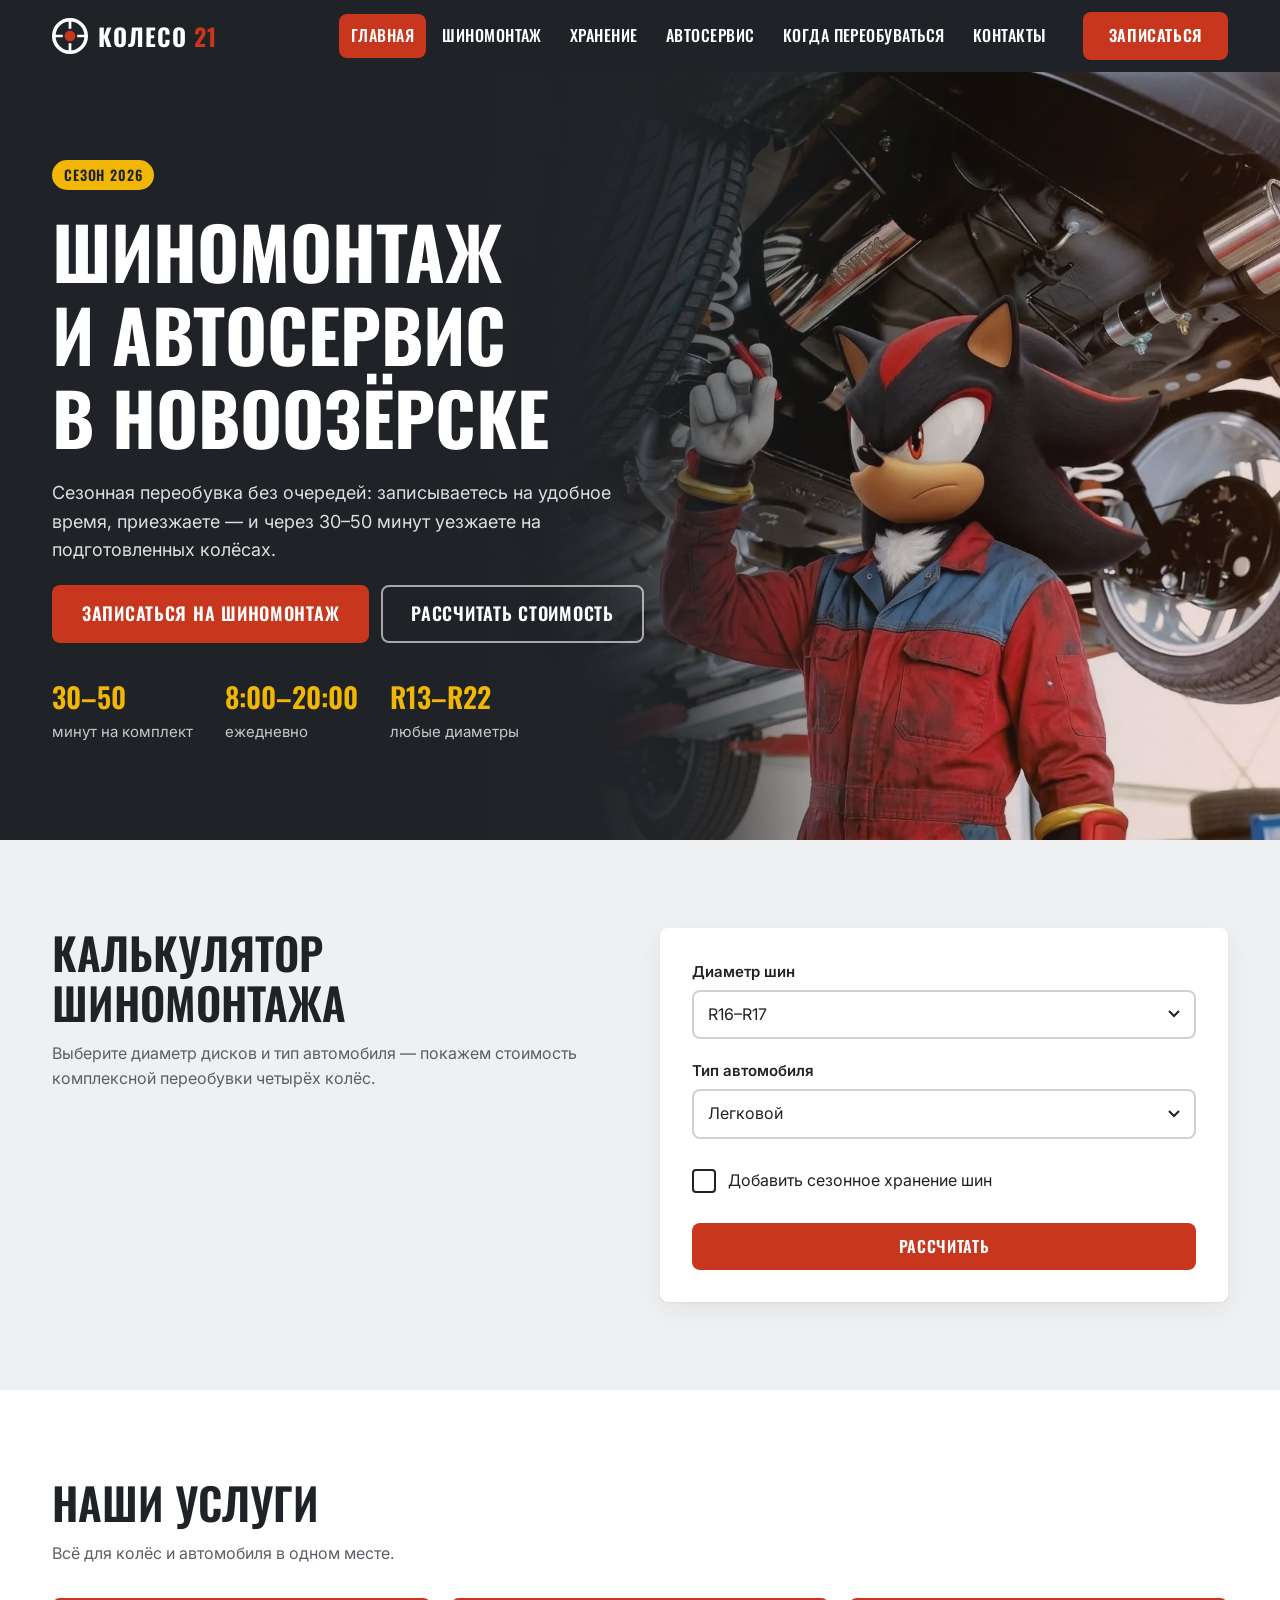
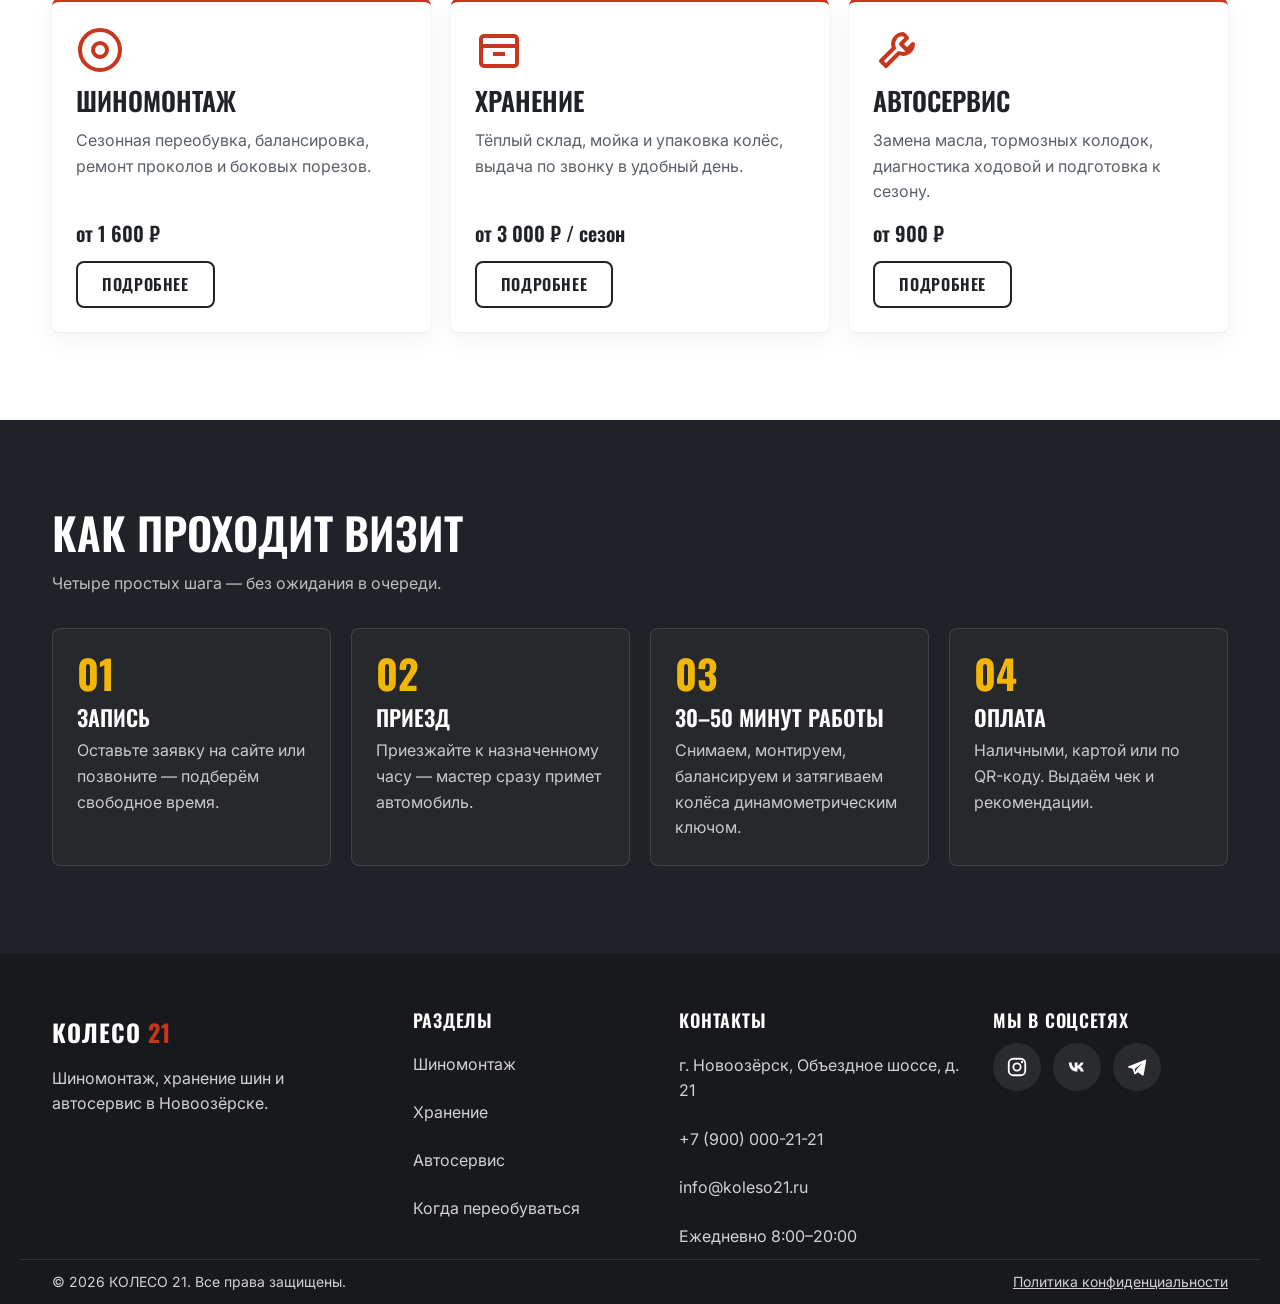
<file: index.html>
<!DOCTYPE html>
<!-- saved from url=(0051)https://website-project-plan-21.v0.build/index.html -->
<html lang="ru">
<head>
  <meta charset="UTF-8">
  <meta name="viewport" content="width=device-width, initial-scale=1">
  <title>КОЛЕСО 21 — шиномонтаж и автосервис в Новоозёрске</title>
  <meta name="description" content="Шиномонтаж, сезонное хранение шин и автосервис в Новоозёрске. Переобувка без очереди за 30–50 минут. Рассчитайте стоимость онлайн и запишитесь.">
  <meta name="theme-color" content="#1F2226">
  <link rel="icon" href="img/favicon.svg" type="image/svg+xml">
  <link rel="apple-touch-icon" href="img/favicon.svg">
  <meta property="og:type" content="website">
  <meta property="og:title" content="КОЛЕСО 21 — шиномонтаж и автосервис в Новоозёрске">
  <meta property="og:description" content="Сезонная переобувка без очереди, хранение шин и автосервис.">
  <meta property="og:locale" content="ru_RU">
  <meta property="og:image" content="img/og.jpg">

  <!-- Google Analytics 4: замените G-SKPXPFBT0C на реальный идентификатор -->
  <script async="" src="https://www.googletagmanager.com/gtag/js?id=G-SKPXPFBT0C"></script>
  <script>
    window.dataLayer = window.dataLayer || [];
    function gtag(){dataLayer.push(arguments);}
    gtag('js', new Date());
    gtag('config', 'G-SKPXPFBT0C');
  </script>

  <!-- Шрифты Oswald и Inter с кириллицей -->
  <link rel="preconnect" href="https://fonts.googleapis.com">
  <link rel="preconnect" href="https://fonts.gstatic.com" crossorigin>
  <link rel="stylesheet" href="https://fonts.googleapis.com/css2?family=Oswald:wght@500;600;700&family=Inter:wght@400;500;600&display=swap&subset=cyrillic">

  <!-- Твои локальные стили и скрипты -->
  <link rel="stylesheet" href="css/style.css">
  <script src="js/analytics.js" defer></script>
  <script src="js/form.js" defer></script>
  <script src="js/main.js" defer></script>
  <script src="js/metrics.js" defer></script>
</head>
<body>
  <a class="skip-link" href="index.html#main">Перейти к содержимому</a>

  <!-- ===== Шапка и меню ===== -->
  <header class="header">
    <div class="container header__inner">
      <a class="logo" href="index.html" aria-label="КОЛЕСО 21 — на главную">
        <svg class="logo__icon" viewBox="0 0 40 40" width="36" height="36" aria-hidden="true">
          <circle cx="20" cy="20" r="18" fill="none" stroke="currentColor" stroke-width="4"></circle>
          <circle cx="20" cy="20" r="6" fill="#C8361D"></circle>
          <path d="M20 2v10M20 28v10M2 20h10M28 20h10" stroke="currentColor" stroke-width="3"></path>
        </svg>
        <span class="logo__text">КОЛЕСО <span class="logo__accent">21</span></span>
      </a>

      <button class="burger" type="button" aria-expanded="false" aria-controls="main-nav" aria-label="Открыть меню">
        <span class="burger__line"></span>
        <span class="burger__line"></span>
        <span class="burger__line"></span>
      </button>

      <nav class="nav" id="main-nav" aria-label="Основное меню">
        <ul class="nav__list">
          <li><a class="nav__link is-active" href="index.html" aria-current="page">Главная</a></li>
          <li><a class="nav__link" href="tires.html">Шиномонтаж</a></li>
          <li><a class="nav__link" href="storage.html">Хранение</a></li>
          <li><a class="nav__link" href="services.html">Автосервис</a></li>
          <li><a class="nav__link" href="winter-tips.html">Когда переобуваться</a></li>
          <li><a class="nav__link" href="contacts.html">Контакты</a></li>
        </ul>
        <a class="btn btn--primary nav__cta" href="contacts.html?service=tires#booking" data-event="cta_click" data-button-name="header_booking" data-page-section="header">Записаться</a>
      </nav>
    </div>
  </header>

  <main id="main">
    <!-- ===== Главный экран ===== -->
    <section class="hero" aria-labelledby="hero-title">
      <div class="hero__bg hero__bg--shadow" aria-hidden="true"></div>
      <div class="hero__bg hero__bg--overlay" aria-hidden="true"></div>
    <!-- <section class="hero" aria-labelledby="hero-title" style="background:
          linear-gradient(90deg, #1F2226 0%, #1F2226 35%, rgba(31,34,38,0.6) 60%, transparent 90%), 
          linear-gradient(100deg, rgba(31,34,38,.96) 0%, rgba(31,34,38,.85) 55%, rgba(200,54,29,.75) 100%), 
          repeating-linear-gradient(135deg, rgba(42,46,51,.6) 0 14px, rgba(31,34,38,.6) 14px 28px), 
          url('img/shadow.webp') right center / auto 100% no-repeat;"> -->
      <div class="container hero__inner">
        <span class="badge">Сезон 2026</span>
        <h1 class="hero__title" id="hero-title">Шиномонтаж и автосервис в Новоозёрске</h1>
        <p class="hero__lead">Сезонная переобувка без очередей: записываетесь на удобное время, приезжаете — и через 30–50 минут уезжаете на подготовленных колёсах.</p>
        <div class="hero__actions">
          <a class="btn btn--primary btn--lg" href="contacts.html?service=tires#booking" data-event="cta_click" data-button-name="hero_booking" data-page-section="hero">Записаться на шиномонтаж</a>
          <a class="btn btn--ghost btn--lg" href="index.html#calculator" data-event="cta_click" data-button-name="hero_calc" data-page-section="hero">Рассчитать стоимость</a>
        </div>
        <ul class="hero__facts">
          <li><strong>30–50</strong> минут на комплект</li>
          <li><strong>8:00–20:00</strong> ежедневно</li>
          <li><strong>R13–R22</strong> любые диаметры</li>
        </ul>
      </div>
    </section>

    <!-- ===== Калькулятор ===== -->
    <section class="section section--gray" id="calculator" aria-labelledby="calc-title">
      <div class="container calc">
        <div class="calc__intro">
          <h2 class="section__title" id="calc-title">Калькулятор шиномонтажа</h2>
          <p class="section__lead">Выберите диаметр дисков и тип автомобиля — покажем стоимость комплексной переобувки четырёх колёс.</p>
        </div>

        <form class="calc__form card" id="calc-form" novalidate="">
          <div class="field">
            <label class="field__label" for="rim-size">Диаметр шин</label>
            <select class="field__control" id="rim-size" name="rim_size" required="">
              <option value="R13-R15">R13–R15</option>
              <option value="R16-R17" selected="">R16–R17</option>
              <option value="R18-R19">R18–R19</option>
              <option value="R20+">R20+</option>
            </select>
          </div>

          <div class="field">
            <label class="field__label" for="car-type">Тип автомобиля</label>
            <select class="field__control" id="car-type" name="car_type" required="">
              <option value="легковой" selected="">Легковой</option>
              <option value="кроссовер">Кроссовер</option>
              <option value="внедорожник">Внедорожник / минивэн</option>
            </select>
          </div>

          <label class="checkbox">
            <input class="checkbox__input" type="checkbox" id="add-storage" name="add_storage">
            <span class="checkbox__box" aria-hidden="true"></span>
            <span class="checkbox__text">Добавить сезонное хранение шин</span>
          </label>

          <button class="btn btn--primary btn--block" type="submit" data-event="tire_calc" data-button-name="calc_submit" data-page-section="calculator">Рассчитать</button>

          <div class="calc__result" id="calc-result" aria-live="polite" hidden="">
            <div class="calc__row">
              <span>Комплексный шиномонтаж</span>
              <strong class="calc__price" id="result-package">0 ₽</strong>
            </div>
            <div class="calc__row" id="result-storage-row" hidden="">
              <span>Хранение шин (сезон)</span>
              <strong class="calc__price" id="result-storage">0 ₽</strong>
            </div>
            <div class="calc__row calc__row--total">
              <span>Итого</span>
              <strong class="calc__price calc__price--total" id="result-total">0 ₽</strong>
            </div>
            <p class="calc__note">Цена ориентировочная, включает снятие, монтаж, балансировку и установку 4 колёс.</p>
            <a class="btn btn--primary btn--block" id="calc-book-btn" href="contacts.html#booking" style="margin-top: 16px;" data-event="cta_click" data-button-name="calc_booking" data-page-section="calculator">Записаться с этим расчётом</a>
          </div>
        </form>
      </div>
    </section>

    <!-- ===== Услуги ===== -->
    <section class="section" aria-labelledby="services-title">
      <div class="container">
        <h2 class="section__title" id="services-title">Наши услуги</h2>
        <p class="section__lead">Всё для колёс и автомобиля в одном месте.</p>

        <div class="grid grid--services">
          <article class="service-card card" data-event="service_view" data-service-name="Шиномонтаж" data-page-section="services">
            <svg class="service-card__icon" viewBox="0 0 48 48" width="48" height="48" aria-hidden="true">
              <circle cx="24" cy="24" r="20" fill="none" stroke="currentColor" stroke-width="4"></circle>
              <circle cx="24" cy="24" r="7" fill="none" stroke="currentColor" stroke-width="4"></circle>
            </svg>
            <h3 class="service-card__title">Шиномонтаж</h3>
            <p class="service-card__text">Сезонная переобувка, балансировка, ремонт проколов и боковых порезов.</p>
            <p class="service-card__price">от 1 600 ₽</p>
            <a class="btn btn--secondary" href="tires.html">Подробнее</a>
          </article>

          <article class="service-card card" data-event="service_view" data-service-name="Хранение" data-page-section="services">
            <svg class="service-card__icon" viewBox="0 0 48 48" width="48" height="48" aria-hidden="true">
              <rect x="6" y="10" width="36" height="30" rx="3" fill="none" stroke="currentColor" stroke-width="4"></rect>
              <path d="M6 20h36M18 28h12" stroke="currentColor" stroke-width="4"></path>
            </svg>
            <h3 class="service-card__title">Хранение</h3>
            <p class="service-card__text">Тёплый склад, мойка и упаковка колёс, выдача по звонку в удобный день.</p>
            <p class="service-card__price">от 3 000 ₽ / сезон</p>
            <a class="btn btn--secondary" href="storage.html">Подробнее</a>
          </article>

          <article class="service-card card" data-event="service_view" data-service-name="Автосервис" data-page-section="services">
            <svg class="service-card__icon" viewBox="0 0 48 48" width="48" height="48" aria-hidden="true">
              <path d="M30 8a10 10 0 0 0-9 14L8 35l5 5 13-13a10 10 0 0 0 14-9l-6 6-6-6 6-6a10 10 0 0 0-4-4z" fill="none" stroke="currentColor" stroke-width="4" stroke-linejoin="round"></path>
            </svg>
            <h3 class="service-card__title">Автосервис</h3>
            <p class="service-card__text">Замена масла, тормозных колодок, диагностика ходовой и подготовка к сезону.</p>
            <p class="service-card__price">от 900 ₽</p>
            <a class="btn btn--secondary" href="services.html">Подробнее</a>
          </article>
        </div>
      </div>
    </section>

    <!-- ===== Как проходит визит ===== -->
    <section class="section section--dark" aria-labelledby="steps-title">
      <div class="container">
        <h2 class="section__title" id="steps-title">Как проходит визит</h2>
        <p class="section__lead">Четыре простых шага — без ожидания в очереди.</p>

        <ol class="grid grid--steps steps">
          <li class="step">
            <span class="step__num">01</span>
            <h3 class="step__title">Запись</h3>
            <p class="step__text">Оставьте заявку на сайте или позвоните — подберём свободное время.</p>
          </li>
          <li class="step">
            <span class="step__num">02</span>
            <h3 class="step__title">Приезд</h3>
            <p class="step__text">Приезжайте к назначенному часу — мастер сразу примет автомобиль.</p>
          </li>
          <li class="step">
            <span class="step__num">03</span>
            <h3 class="step__title">30–50 минут работы</h3>
            <p class="step__text">Снимаем, монтируем, балансируем и затягиваем колёса динамометрическим ключом.</p>
          </li>
          <li class="step">
            <span class="step__num">04</span>
            <h3 class="step__title">Оплата</h3>
            <p class="step__text">Наличными, картой или по QR-коду. Выдаём чек и рекомендации.</p>
          </li>
        </ol>
      </div>
    </section>
  </main>

  <!-- ===== Подвал ===== -->
  <footer class="footer">
    <div class="container footer__grid">
      <div class="footer__col">
        <a class="logo logo--light" href="index.html" aria-label="КОЛЕСО 21 — на главную">
          <span class="logo__text">КОЛЕСО <span class="logo__accent">21</span></span>
        </a>
        <p class="footer__about">Шиномонтаж, хранение шин и автосервис в Новоозёрске.</p>
      </div>

      <nav class="footer__col" aria-label="Навигация в подвале">
        <h2 class="footer__title">Разделы</h2>
        <ul class="footer__list">
          <li><a href="tires.html">Шиномонтаж</a></li>
          <li><a href="storage.html">Хранение</a></li>
          <li><a href="services.html">Автосервис</a></li>
          <li><a href="winter-tips.html">Когда переобуваться</a></li>
        </ul>
      </nav>

      <address class="footer__col">
        <h2 class="footer__title">Контакты</h2>
        <ul class="footer__list">
          <li>г. Новоозёрск, Объездное шоссе, д. 21</li>
          <li><a href="tel:+79000002121" data-event="contact_click" data-button-name="footer_phone" data-page-section="footer">+7 (900) 000-21-21</a></li>
          <li><a href="mailto:info@koleso21.ru">info@koleso21.ru</a></li>
          <li>Ежедневно 8:00–20:00</li>
        </ul>
      </address>

      <div class="footer__col">
        <h2 class="footer__title">Мы в соцсетях</h2>
        <ul class="socials">
          <li>
            <a class="socials__link" href="https://instagram.com/" target="_blank" rel="noopener noreferrer" data-event="social_click" data-network="instagram" data-page-section="footer" aria-label="Instagram">
              <svg viewBox="0 0 24 24" width="22" height="22" aria-hidden="true"><rect x="3" y="3" width="18" height="18" rx="5" fill="none" stroke="currentColor" stroke-width="2"></rect><circle cx="12" cy="12" r="4" fill="none" stroke="currentColor" stroke-width="2"></circle><circle cx="17.5" cy="6.5" r="1.3" fill="currentColor"></circle></svg>
            </a>
          </li>
          <li>
            <a class="socials__link" href="https://vk.ru/club242812364" target="_blank" rel="noopener noreferrer" data-event="social_click" data-network="vk" data-page-section="footer" aria-label="ВКонтакте">
              <svg viewBox="0 0 24 24" width="22" height="22" aria-hidden="true"><path d="M3 7h3c.4 3.5 2 5.5 3.5 6V7h3v3.5c1.5-.2 3-2 3.5-3.5h3c-.5 2.2-2.2 4-3.4 4.8 1.2.6 3.1 2.2 3.9 5.2h-3.3c-.7-2-2.2-3.5-3.7-3.7V17H12c-5 0-8.6-3.5-9-10z" fill="currentColor"></path></svg>
            </a>
          </li>
          <li>
            <a class="socials__link" href="https://t.me/koleso21_SHADOW" target="_blank" rel="noopener noreferrer" data-event="social_click" data-network="telegram" data-page-section="footer" aria-label="Telegram">
              <svg viewBox="0 0 24 24" width="22" height="22" aria-hidden="true"><path d="M21 4 2.8 11.1c-1 .4-1 1.2-.2 1.5l4.6 1.4 1.8 5.4c.2.6.9.8 1.4.4l2.6-2.1 4.8 3.5c.6.4 1.4.1 1.5-.6L22 5.2c.2-.9-.4-1.5-1-1.2zM9.5 14.2l8-6.2-6.5 7.2-.3 2.8-1.2-3.8z" fill="currentColor"></path></svg>
            </a>
          </li>
        </ul>
      </div>
    </div>

    <div class="container footer__bottom">
      <p>© 2026 КОЛЕСО 21. Все права защищены.</p>
      <a href="privacy.html">Политика конфиденциальности</a>
    </div>
  </footer>


</body></html>
</file>
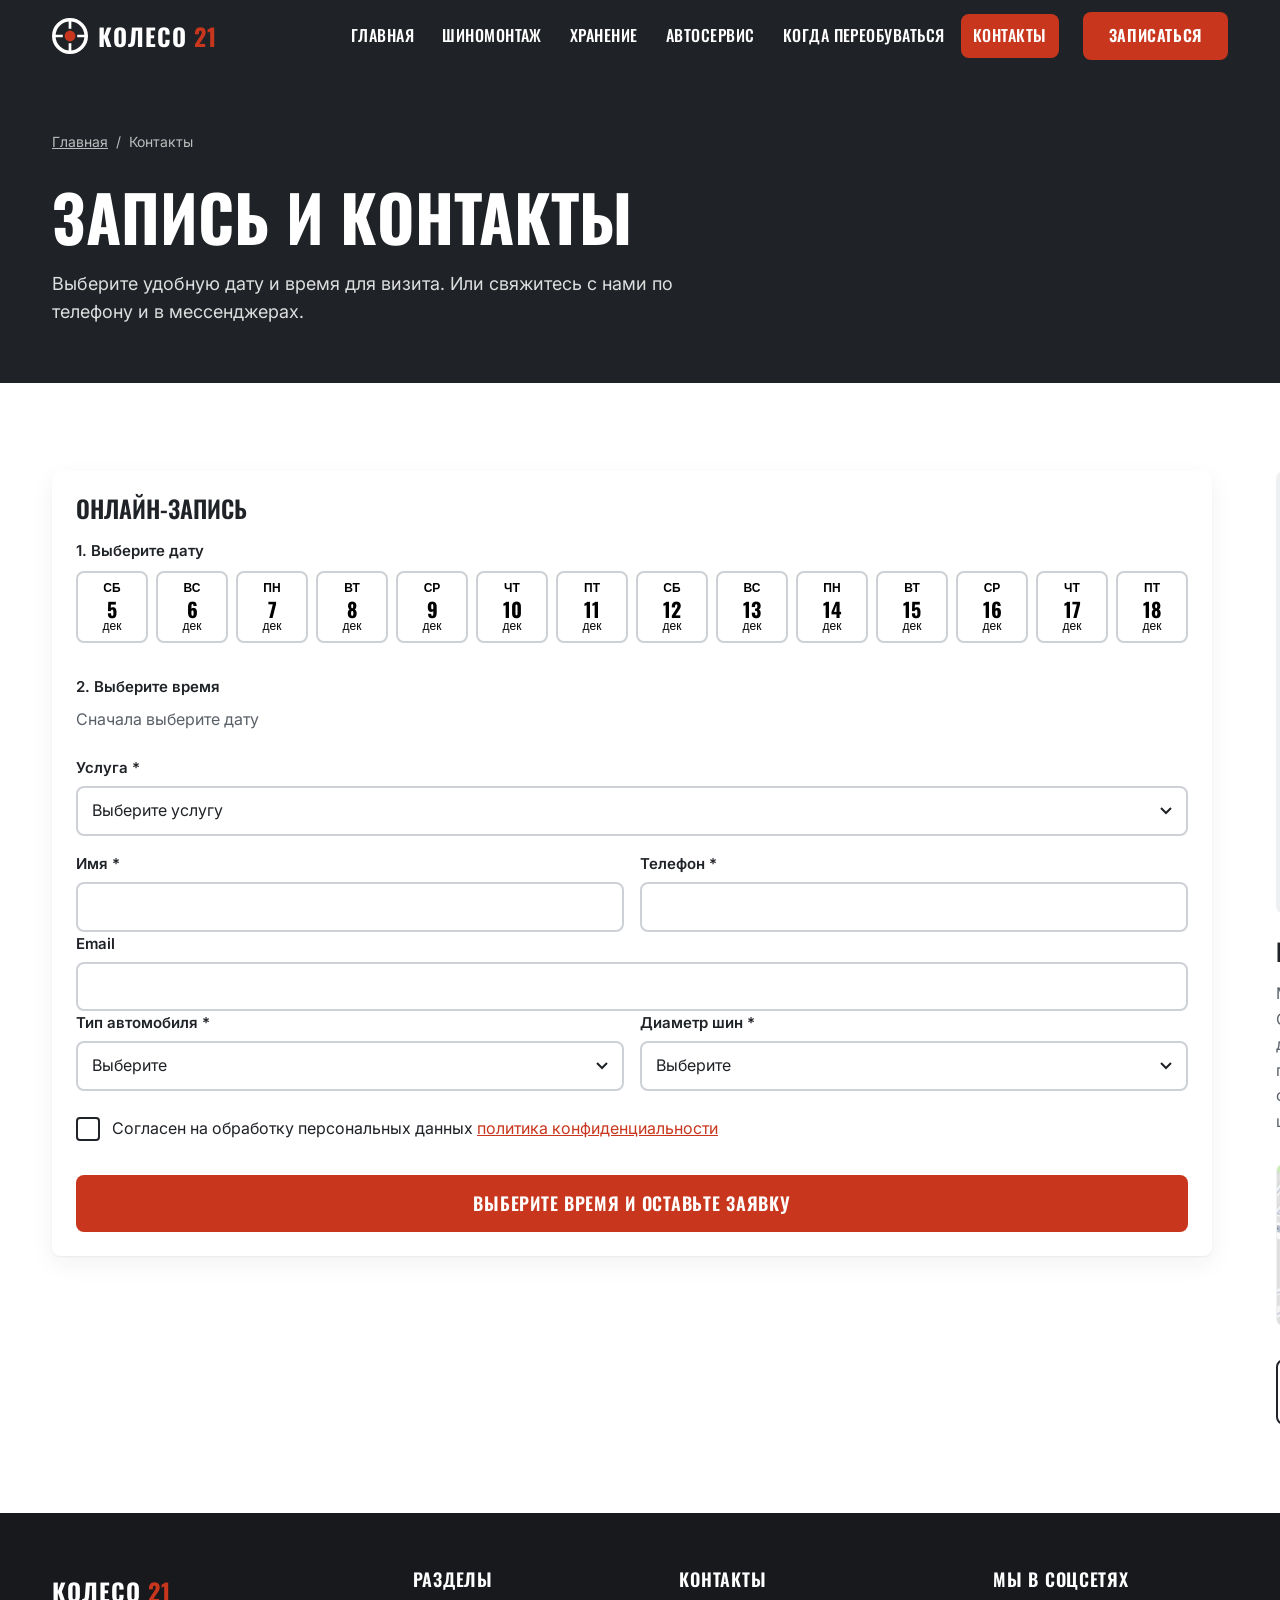
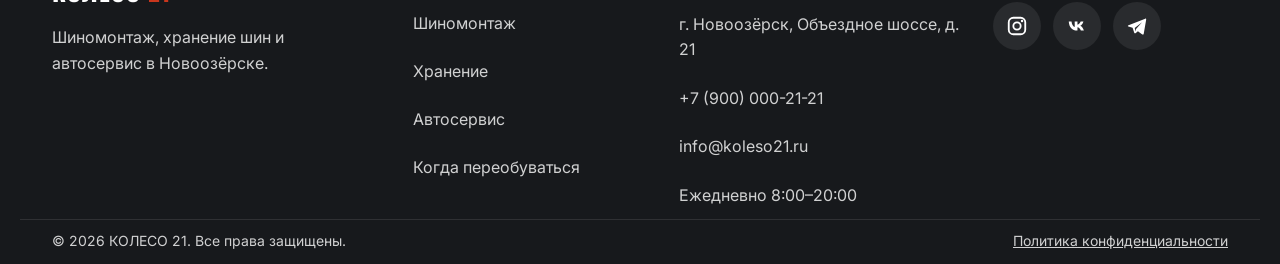
<file: contacts.html>
<!DOCTYPE html>
<html lang="ru">
<head>
  <meta charset="UTF-8">
  <meta name="viewport" content="width=device-width, initial-scale=1">
  <title>Запись и контакты — КОЛЕСО 21, Новоозёрск</title>
  <meta name="description" content="Запись на шиномонтаж, хранение шин и автосервис в Новоозёрске. Выберите удобную дату и время. Контакты, телефон, мессенджеры и схема проезда.">
  <meta name="theme-color" content="#1F2226">
  <link rel="icon" href="img/favicon.svg" type="image/svg+xml">
  <link rel="apple-touch-icon" href="img/favicon.svg">
  <meta property="og:type" content="website">
  <meta property="og:title" content="Запись и контакты — КОЛЕСО 21">
  <meta property="og:description" content="Онлайн-запись на обслуживание и контакты сервиса в Новоозёрске.">
  <meta property="og:locale" content="ru_RU">
  <meta property="og:image" content="img/og.jpg">

  <!-- Google Analytics 4 -->
  <script async="" src="https://www.googletagmanager.com/gtag/js?id=G-SKPXPFBT0C"></script>
  <script>
    window.dataLayer = window.dataLayer || [];
    function gtag(){dataLayer.push(arguments);}
    gtag('js', new Date());
    gtag('config', 'G-SKPXPFBT0C');
  </script>

  <!-- Шрифты -->
  <link rel="preconnect" href="https://fonts.googleapis.com">
  <link rel="preconnect" href="https://fonts.gstatic.com" crossorigin>
  <link rel="stylesheet" href="https://fonts.googleapis.com/css2?family=Oswald:wght@500;600;700&family=Inter:wght@400;500;600&display=swap&subset=cyrillic">

  <link rel="stylesheet" href="css/style.css">
  <script src="js/analytics.js" defer></script>
  <script src="js/form.js" defer></script>
  <script src="js/main.js" defer></script>
  <script src="js/metrics.js" defer></script>

  <style>
    .page-head { background: var(--c-graphite); color: var(--c-white); }
    .page-head__inner { display: flex; flex-direction: column; align-items: flex-start; gap: 16px; padding-top: 48px; padding-bottom: 56px; }
    .breadcrumbs { display: flex; flex-wrap: wrap; gap: 8px; font-size: 14px; color: rgba(255,255,255,.7); }
    .breadcrumbs a { display: inline-flex; align-items: center; min-height: 44px; }
    .breadcrumbs li + li::before { content: "/"; margin-right: 8px; }
    .breadcrumbs li { display: flex; align-items: center; }
    .page-head__title { font-size: clamp(36px, 8vw, 64px); font-weight: 700; text-transform: uppercase; }
    .page-head__lead { font-size: 18px; max-width: 60ch; color: rgba(255,255,255,.85); text-wrap: pretty; }

    /* Фикс для текстовых полей (убираем стрелочку от select) */
    input.field__control {
      background-image: none !important;
      padding-right: 14px !important;
      cursor: text;
    }

    .contacts-layout { display: flex; flex-direction: column; gap: 40px; }
    @media (min-width: 1024px) { .contacts-layout { flex-direction: row; align-items: flex-start; gap: 64px; } }
    
    .booking-widget { flex: 1 1 60%; display: flex; flex-direction: column; gap: 24px; }
    .contacts-info { flex: 1 1 40%; display: flex; flex-direction: column; gap: 24px; }

    /* Даты */
    .dates-scroll { display: flex; gap: 8px; overflow-x: auto; padding-bottom: 8px; scrollbar-width: thin; scroll-snap-type: x mandatory; }
    .date-btn { flex: none; display: flex; flex-direction: column; align-items: center; justify-content: center; min-width: 72px; height: 72px; padding: 8px; border: 2px solid #CDD1D6; border-radius: var(--radius); background: var(--c-white); cursor: pointer; transition: border-color .2s, background-color .2s; scroll-snap-align: start; }
    .date-btn:hover { border-color: var(--c-graphite); }
    .date-btn.is-active { border-color: var(--c-red); background: var(--c-red); color: var(--c-white); }
    .date-btn__weekday { font-size: 12px; text-transform: uppercase; font-weight: 600; }
    .date-btn__day { font-size: 20px; font-weight: 700; font-family: var(--f-head); line-height: 1; margin-top: 4px; }
    .date-btn__month { font-size: 12px; }

    /* Слоты */
    .slots-grid { display: grid; grid-template-columns: repeat(auto-fill, minmax(90px, 1fr)); gap: 12px; }
    .slot-btn { display: flex; flex-direction: column; align-items: center; justify-content: center; height: 48px; border: 2px solid #CDD1D6; border-radius: var(--radius); background: var(--c-white); font-family: var(--f-head); font-weight: 600; font-size: 16px; cursor: pointer; transition: border-color .2s, background-color .2s; }
    .slot-btn:hover:not(:disabled) { border-color: var(--c-graphite); }
    .slot-btn.is-selected { border-color: var(--c-red); background: var(--c-red); color: var(--c-white); }
    .slot-btn:disabled { background: var(--c-gray); color: var(--c-muted); border-color: var(--c-gray); cursor: not-allowed; opacity: 0.6; }
    .slot-btn__meta { font-family: var(--f-body); font-size: 11px; font-weight: 400; margin-top: 2px; }

    /* Форма */
    .form-row { display: flex; flex-direction: column; gap: 16px; }
    @media (min-width: 768px) { .form-row { flex-direction: row; } .form-row > * { flex: 1; } }
    .input-error { border-color: var(--c-red) !important; outline-color: var(--c-red); }
    .field-error-msg { color: var(--c-red); font-size: 13px; margin-top: 4px; display: none; }
    .field-error-msg.is-visible { display: block; }

    .contacts-card { display: flex; flex-direction: column; gap: 16px; padding: 24px; background: var(--c-gray); border-radius: var(--radius); }
    .contact-link { display: inline-flex; align-items: center; gap: 12px; min-height: 44px; font-size: 16px; font-weight: 500; text-decoration: none; color: var(--c-graphite); }
    .contact-link:hover { color: var(--c-red); }
    .contact-link svg { flex: none; }

    .map-block { display: flex; flex-direction: column; align-items: flex-start; gap: 16px; }
  </style>
</head>
<body>
  <a class="skip-link" href="contacts.html#main">Перейти к содержимому</a>

  <!-- ===== Шапка и меню ===== -->
  <header class="header">
    <div class="container header__inner">
      <a class="logo" href="index.html" aria-label="КОЛЕСО 21 — на главную">
        <svg class="logo__icon" viewBox="0 0 40 40" width="36" height="36" aria-hidden="true">
          <circle cx="20" cy="20" r="18" fill="none" stroke="currentColor" stroke-width="4"></circle>
          <circle cx="20" cy="20" r="6" fill="#C8361D"></circle>
          <path d="M20 2v10M20 28v10M2 20h10M28 20h10" stroke="currentColor" stroke-width="3"></path>
        </svg>
        <span class="logo__text">КОЛЕСО <span class="logo__accent">21</span></span>
      </a>

      <button class="burger" type="button" aria-expanded="false" aria-controls="main-nav" aria-label="Открыть меню">
        <span class="burger__line"></span>
        <span class="burger__line"></span>
        <span class="burger__line"></span>
      </button>

      <nav class="nav" id="main-nav" aria-label="Основное меню">
        <ul class="nav__list">
          <li><a class="nav__link" href="index.html">Главная</a></li>
          <li><a class="nav__link" href="tires.html">Шиномонтаж</a></li>
          <li><a class="nav__link" href="storage.html">Хранение</a></li>
          <li><a class="nav__link" href="services.html">Автосервис</a></li>
          <li><a class="nav__link" href="winter-tips.html">Когда переобуваться</a></li>
          <li><a class="nav__link is-active" href="contacts.html" aria-current="page">Контакты</a></li>
        </ul>
        <a class="btn btn--primary nav__cta" href="contacts.html#booking" data-event="cta_click" data-button-name="header_booking" data-page-section="header">Записаться</a>
      </nav>
    </div>
  </header>

  <main id="main">
    <!-- ===== Заголовок страницы ===== -->
    <section class="page-head" aria-labelledby="page-title">
      <div class="container page-head__inner">
        <nav aria-label="Хлебные крошки">
          <ol class="breadcrumbs">
            <li><a href="index.html">Главная</a></li>
            <li><span aria-current="page">Контакты</span></li>
          </ol>
        </nav>
        <h1 class="page-head__title" id="page-title">Запись и контакты</h1>
        <p class="page-head__lead">Выберите удобную дату и время для визита. Или свяжитесь с нами по телефону и в мессенджерах.</p>
      </div>
    </section>

    <!-- ===== Контент ===== -->
    <section class="section">
      <div class="container">
        <div class="contacts-layout">
          
          <!-- Левая колонка: Запись -->
          <div class="booking-widget" id="booking">
            <div class="card">
              <h2 class="section__title" style="font-size: 24px; margin-bottom: 16px;">Онлайн-запись</h2>
              
              <!-- Шаг 1: Дата -->
              <div style="margin-bottom: 24px;">
                <p class="field__label" style="margin-bottom: 8px;">1. Выберите дату</p>
                <div class="dates-scroll" id="dates-container" aria-label="Выбор даты"></div>
              </div>

              <!-- Шаг 2: Время -->
              <div style="margin-bottom: 24px;">
                <p class="field__label" style="margin-bottom: 8px;">2. Выберите время</p>
                <div class="slots-grid" id="slots-container" aria-live="polite">
                  <p style="color: var(--c-muted); grid-column: 1 / -1;">Сначала выберите дату</p>
                </div>
                <p class="field-error-msg" id="slot-error-msg" style="margin-top: 12px;">Пожалуйста, выберите время</p>
              </div>

              <!-- Шаг 3: Форма -->
              <form id="booking-form" novalidate>
                <input type="hidden" name="request_id" id="request_id" value="">
                <input type="hidden" name="utm_source" id="utm_source" value="">
                <input type="hidden" name="utm_medium" id="utm_medium" value="">
                <input type="hidden" name="utm_campaign" id="utm_campaign" value="">
                <input type="hidden" name="utm_content" id="utm_content" value="">
                <input type="hidden" name="selected_slot" id="selected_slot" value="">

                <!-- ВЫБОР УСЛУГИ -->
                <div class="field" style="margin-bottom: 16px;">
                  <label class="field__label" for="service_type">Услуга *</label>
                  <select class="field__control" id="service_type" name="service_type" required>
                    <option value="" disabled selected>Выберите услугу</option>
                    <option value="tires">Шиномонтаж</option>
                    <option value="storage">Сезонное хранение шин</option>
                    <option value="tires_storage">Шиномонтаж + Хранение шин</option>
                    <option value="oil">Замена масла</option>
                    <option value="diagnostics">Диагностика подвески</option>
                    <option value="alignment">Развал-схождение</option>
                    <option value="battery">Проверка аккумулятора</option>
                  </select>
                </div>

                <div class="form-row">
                  <div class="field">
                    <label class="field__label" for="name">Имя *</label>
                    <input class="field__control" type="text" id="name" name="name" required minlength="2" maxlength="60" autocomplete="name">
                    <p class="field-error-msg" id="name-error">Пожалуйста, введите имя</p>
                  </div>
                  <div class="field">
                    <label class="field__label" for="phone">Телефон *</label>
                    <input class="field__control" type="tel" id="phone" name="phone" required autocomplete="tel" inputmode="tel">
                    <p class="field-error-msg" id="phone-error">Пожалуйста, введите телефон</p>
                  </div>
                </div>

                <div class="field">
                  <label class="field__label" for="email">Email</label>
                  <input class="field__control" type="email" id="email" name="email" autocomplete="email">
                  <p class="field-error-msg" id="email-error">Неверный формат email</p>
                </div>

                <div class="form-row">
                  <div class="field">
                    <label class="field__label" for="car_type">Тип автомобиля *</label>
                    <select class="field__control" id="car_type" name="car_type" required>
                      <option value="" disabled selected>Выберите</option>
                      <option value="car">Легковой</option>
                      <option value="crossover">Кроссовер</option>
                      <option value="suv">Внедорожник</option>
                    </select>
                  </div>
                  <div class="field">
                    <label class="field__label" for="rim_size">Диаметр шин *</label>
                    <select class="field__control" id="rim_size" name="rim_size" required>
                      <option value="" disabled selected>Выберите</option>
                      <option value="r13_15">R13–R15</option>
                      <option value="r16_17">R16–R17</option>
                      <option value="r18_19">R18–R19</option>
                      <option value="r20_plus">R20+</option>
                    </select>
                  </div>
                </div>

                <div style="margin-top: 16px;">
                  <label class="checkbox">
                    <input class="checkbox__input" type="checkbox" id="consent" name="consent" required>
                    <span class="checkbox__box" aria-hidden="true"></span>
                    <span class="checkbox__text">Согласен на обработку персональных данных <a href="privacy.html" target="_blank" style="text-decoration: underline; color: var(--c-red);">политика конфиденциальности</a></span>
                  </label>
                  <p class="field-error-msg" id="consent-error">Необходимо согласие</p>
                </div>

                <div style="margin-top: 24px;">
                  <button class="btn btn--primary btn--block btn--lg" type="submit" id="submit-btn" disabled>Выберите время и оставьте заявку</button>
                  <div id="form-error-msg" style="color: #C8361D; font-weight: 600; margin-top: 12px; font-size: 15px; display: none; text-align: center;"></div>
                </div>
              </form>
            </div>
          </div>

          <!-- Правая колонка: Контакты -->
          <div class="contacts-info">
            <div class="contacts-card">
              <h2 class="section__title" style="font-size: 24px;">Связаться с нами</h2>
              
              <a class="contact-link" href="tel:+79000002121" data-event="contact_click" data-contact-type="phone">
                <svg viewBox="0 0 24 24" width="24" height="24"><path d="M22 16.92v3a2 2 0 0 1-2.18 2 19.79 19.79 0 0 1-8.63-3.07 19.5 19.5 0 0 1-6-6 19.79 19.79 0 0 1-3.07-8.67A2 2 0 0 1 4.11 2h3a2 2 0 0 1 2 1.72 12.84 12.84 0 0 0 .7 2.81 2 2 0 0 1-.45 2.11L8.09 9.91a16 16 0 0 0 6 6l1.27-1.27a2 2 0 0 1 2.11-.45 12.84 12.84 0 0 0 2.81.7A2 2 0 0 1 22 16.92z" fill="none" stroke="currentColor" stroke-width="2" stroke-linecap="round" stroke-linejoin="round"/></svg>
                +7 (900) 000-21-21
              </a>

              <a class="contact-link" href="https://t.me/koleso21_SHADOWkoleso21" target="_blank" rel="noopener noreferrer" data-event="messenger_click" data-messenger="telegram">
                <svg viewBox="0 0 24 24" width="24" height="24"><path d="M21 4 2.8 11.1c-1 .4-1 1.2-.2 1.5l4.6 1.4 1.8 5.4c.2.6.9.8 1.4.4l2.6-2.1 4.8 3.5c.6.4 1.4.1 1.5-.6L22 5.2c.2-.9-.4-1.5-1-1.2zM9.5 14.2l8-6.2-6.5 7.2-.3 2.8-1.2-3.8z" fill="currentColor"/></svg>
                Telegram
              </a>

              <a class="contact-link" href="https://wa.me/79000002121" target="_blank" rel="noopener noreferrer" data-event="messenger_click" data-messenger="whatsapp">
                <svg viewBox="0 0 24 24" width="24" height="24"><path d="M12 2a10 10 0 0 0-8.6 15L2 22l5.2-1.4A10 10 0 1 0 12 2zm0 18a8 8 0 0 1-4.1-1.1l-.3-.2-3.1.8.8-3-.2-.3A8 8 0 1 1 12 20zm4.4-5.9c-.2-.1-1.4-.7-1.6-.8-.2-.1-.4-.1-.6.1l-.9 1.1c-.2.2-.3.2-.6.1a6.5 6.5 0 0 1-3.2-2.8c-.2-.3 0-.4.1-.6l.6-.7c.1-.2.1-.3 0-.5l-.7-1.6c-.2-.4-.4-.4-.6-.4h-.5a1 1 0 0 0-.7.3c-.2.3-.9.9-.9 2.2s.9 2.5 1 2.7a9 9 0 0 0 3.5 3.1c1.2.5 1.7.5 2.3.4.6-.1 1.7-.7 1.9-1.4.2-.6.2-1.2.2-1.3-.1-.1-.3-.2-.5-.3z" fill="currentColor"/></svg>
                WhatsApp
              </a>
              
              <p style="font-size: 14px; color: var(--c-muted); margin-top: 8px;">Ежедневно с 8:00 до 20:00</p>
              <p style="font-size: 14px; color: var(--c-muted);">г. Новоозёрск, Объездное шоссе, д. 21</p>
            </div>

            <div class="map-block">
              <h2 class="section__title" style="font-size: 24px;">Как нас найти</h2>
              <p style="color: var(--c-muted); margin-bottom: 12px;">Мы находимся на Объездном шоссе, дом 21. Заезд с главной дороги, ориентир — шинный центр.</p>
              
              <!-- ВОТ ЗДЕСЬ ВСТАВЛЕНА КАРТИНКА КАРТЫ -->
              <a href="https://yandex.ru/maps/?text=Новоозёрск, Объездное шоссе, 21" 
                 target="_blank" 
                 rel="noopener noreferrer" 
                 data-event="map_open"
                 data-map-service="yandex"
                 style="display: block; border-radius: var(--radius); overflow: hidden; margin-bottom: 16px; border: 1px solid var(--c-gray);">
                <img src="img/map.webp" alt="Схема проезда до шиномонтажа КОЛЕСО 21" style="width: 100%; height: auto; display: block;">
              </a>

              <!-- Кнопка для навигатора -->
              <a class="btn btn--secondary btn--block" href="https://yandex.ru/maps/?text=Новоозёрск, Объездное шоссе, 21" target="_blank" rel="noopener noreferrer" data-event="map_open" data-map-service="yandex">
                <svg viewBox="0 0 24 24" width="20" height="20" style="margin-right: 8px;"><path d="M21 10c0 7-9 13-9 13s-9-6-9-13a9 9 0 0 1 18 0z" fill="none" stroke="currentColor" stroke-width="2" stroke-linecap="round" stroke-linejoin="round"/><circle cx="12" cy="10" r="3" fill="none" stroke="currentColor" stroke-width="2"/></svg>
                Построить маршрут
              </a>
            </div>
          </div>

        </div>
      </div>
    </section>
  </main>

  <!-- ===== Подвал ===== -->
  <footer class="footer">
    <div class="container footer__grid">
      <div class="footer__col">
        <a class="logo logo--light" href="index.html" aria-label="КОЛЕСО 21 — на главную">
          <span class="logo__text">КОЛЕСО <span class="logo__accent">21</span></span>
        </a>
        <p class="footer__about">Шиномонтаж, хранение шин и автосервис в Новоозёрске.</p>
      </div>

      <nav class="footer__col" aria-label="Навигация в подвале">
        <h2 class="footer__title">Разделы</h2>
        <ul class="footer__list">
          <li><a href="tires.html">Шиномонтаж</a></li>
          <li><a href="storage.html">Хранение</a></li>
          <li><a href="services.html">Автосервис</a></li>
          <li><a href="winter-tips.html">Когда переобуваться</a></li>
        </ul>
      </nav>

      <address class="footer__col">
        <h2 class="footer__title">Контакты</h2>
        <ul class="footer__list">
          <li>г. Новоозёрск, Объездное шоссе, д. 21</li>
          <li><a href="tel:+79000002121" data-event="contact_click" data-button-name="footer_phone" data-page-section="footer">+7 (900) 000-21-21</a></li>
          <li><a href="mailto:info@koleso21.ru">info@koleso21.ru</a></li>
          <li>Ежедневно 8:00–20:00</li>
        </ul>
      </address>

      <div class="footer__col">
        <h2 class="footer__title">Мы в соцсетях</h2>
        <ul class="socials">
          <li>
            <a class="socials__link" href="https://instagram.com/" target="_blank" rel="noopener noreferrer" data-event="social_click" data-network="instagram" data-page-section="footer" aria-label="Instagram">
              <svg viewBox="0 0 24 24" width="22" height="22" aria-hidden="true"><rect x="3" y="3" width="18" height="18" rx="5" fill="none" stroke="currentColor" stroke-width="2"></rect><circle cx="12" cy="12" r="4" fill="none" stroke="currentColor" stroke-width="2"></circle><circle cx="17.5" cy="6.5" r="1.3" fill="currentColor"></circle></svg>
            </a>
          </li>
          <li>
            <a class="socials__link" href="https://vk.ru/club242812364" target="_blank" rel="noopener noreferrer" data-event="social_click" data-network="vk" data-page-section="footer" aria-label="ВКонтакте">
              <svg viewBox="0 0 24 24" width="22" height="22" aria-hidden="true"><path d="M3 7h3c.4 3.5 2 5.5 3.5 6V7h3v3.5c1.5-.2 3-2 3.5-3.5h3c-.5 2.2-2.2 4-3.4 4.8 1.2.6 3.1 2.2 3.9 5.2h-3.3c-.7-2-2.2-3.5-3.7-3.7V17H12c-5 0-8.6-3.5-9-10z" fill="currentColor"></path></svg>
            </a>
          </li>
          <li>
            <a class="socials__link" href="https://t.me/koleso21_SHADOW" target="_blank" rel="noopener noreferrer" data-event="social_click" data-network="telegram" data-page-section="footer" aria-label="Telegram">
              <svg viewBox="0 0 24 24" width="22" height="22" aria-hidden="true"><path d="M21 4 2.8 11.1c-1 .4-1 1.2-.2 1.5l4.6 1.4 1.8 5.4c.2.6.9.8 1.4.4l2.6-2.1 4.8 3.5c.6.4 1.4.1 1.5-.6L22 5.2c.2-.9-.4-1.5-1-1.2zM9.5 14.2l8-6.2-6.5 7.2-.3 2.8-1.2-3.8z" fill="currentColor"></path></svg>
            </a>
          </li>
        </ul>
      </div>
    </div>

    <div class="container footer__bottom">
      <p>© 2026 КОЛЕСО 21. Все права защищены.</p>
      <a href="privacy.html">Политика конфиденциальности</a>
    </div>
  </footer>

</body>
</html>
</file>
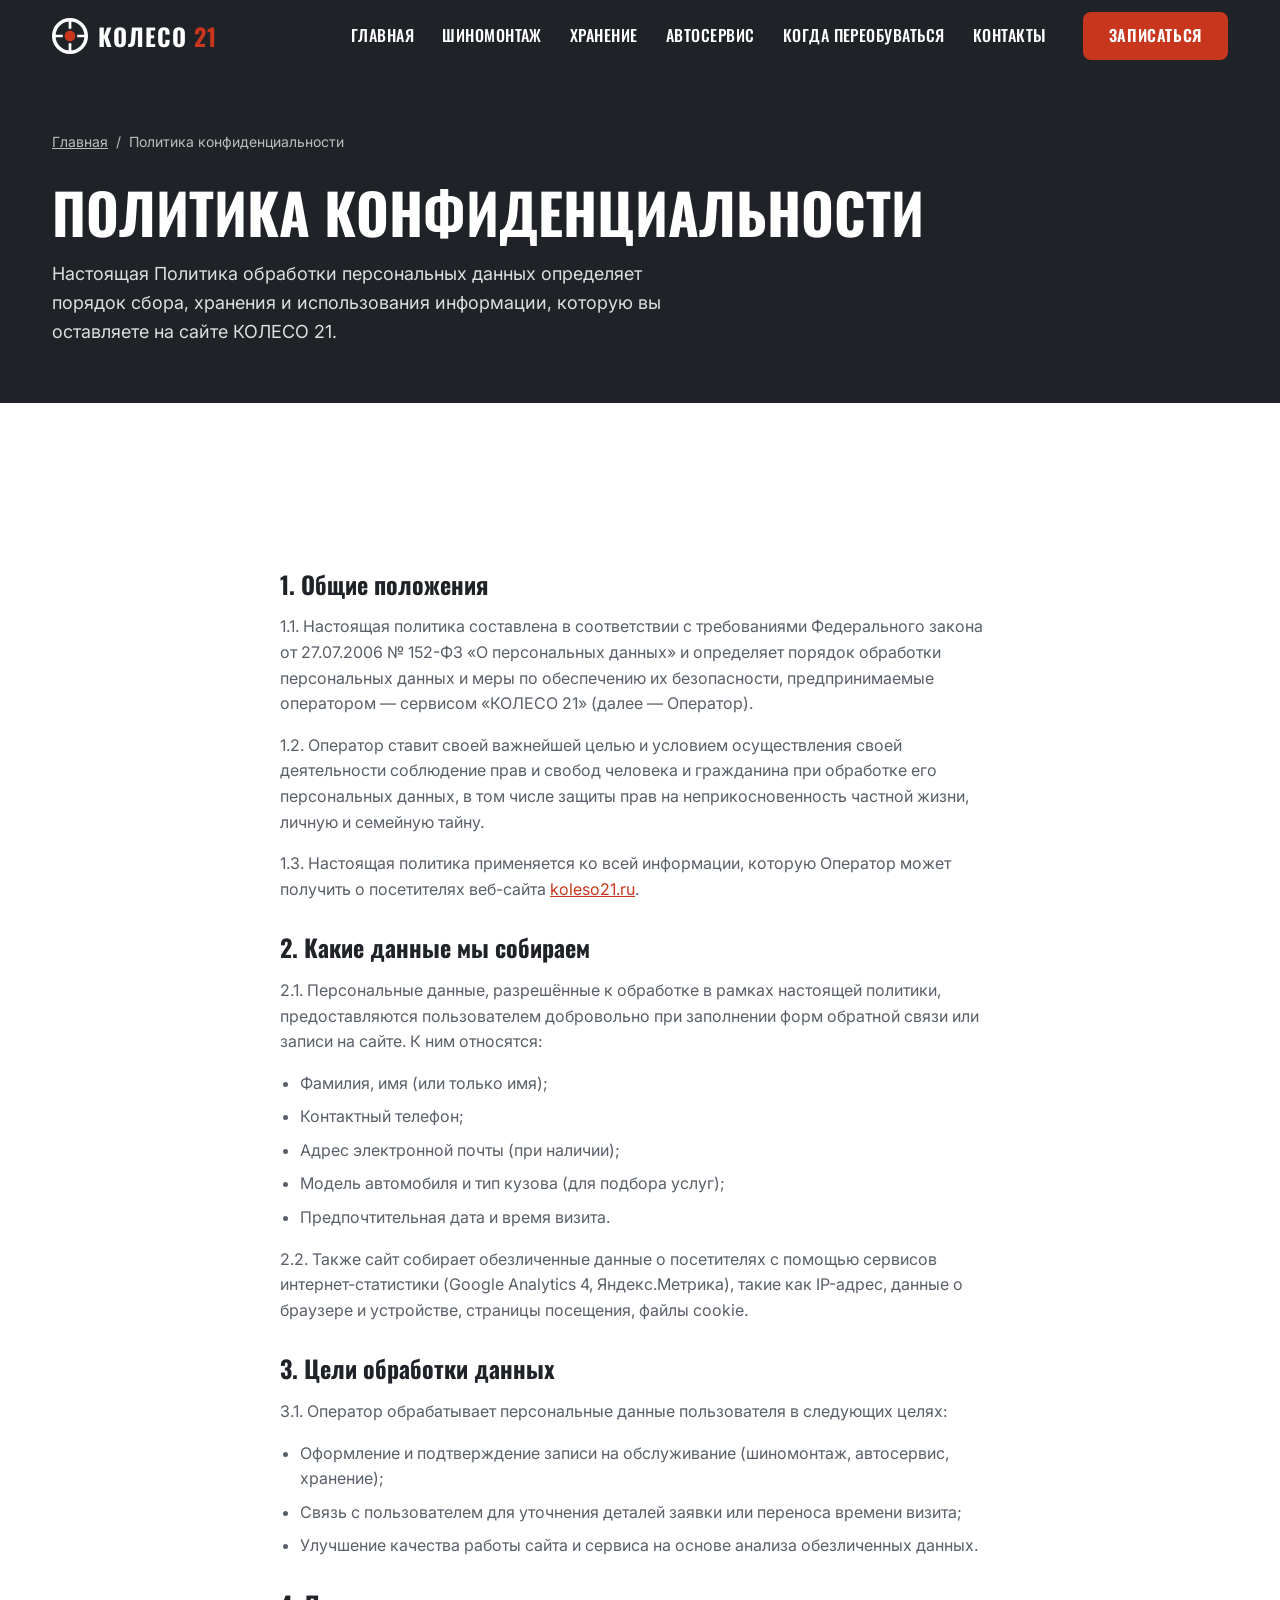
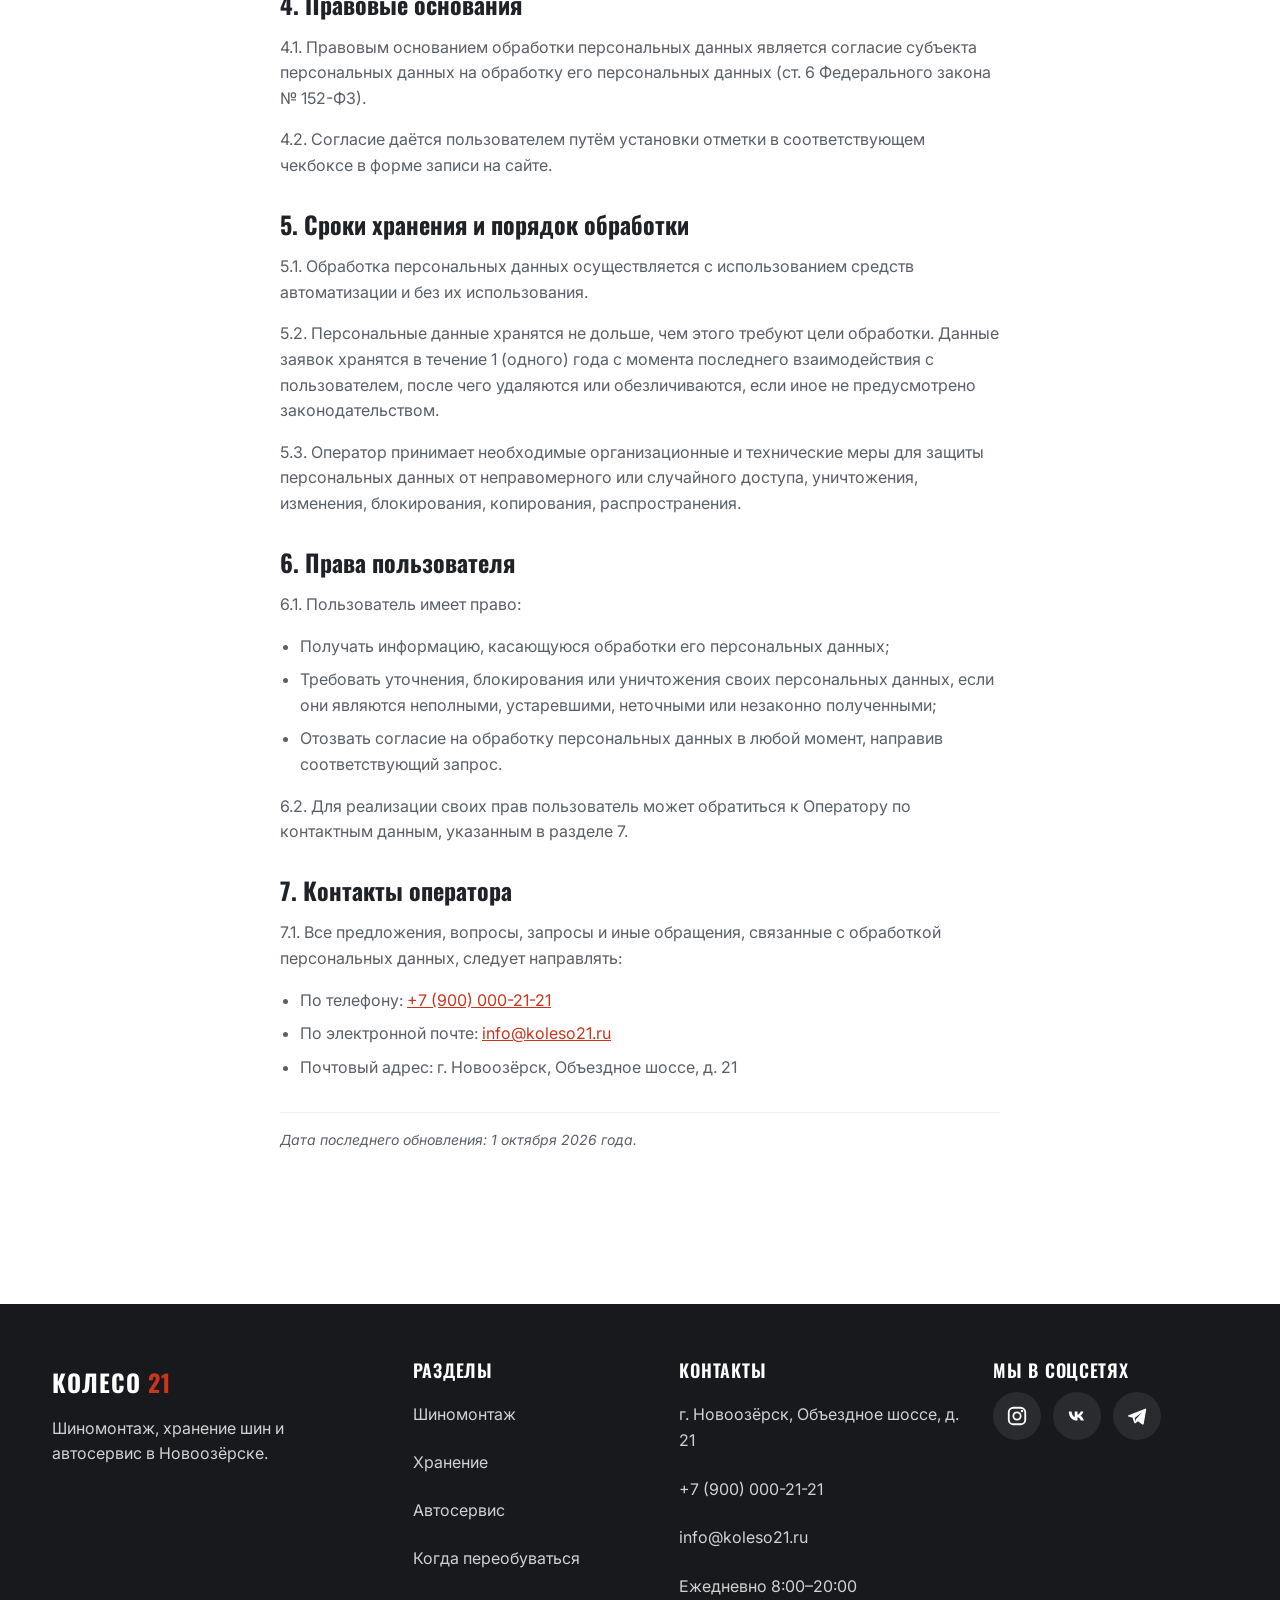
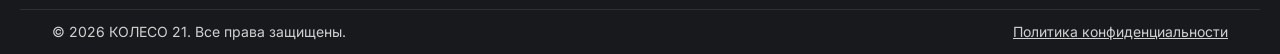
<file: privacy.html>
<!-- ==================== privacy.html ==================== -->
<!DOCTYPE html>
<html lang="ru">
<head>
  <meta charset="UTF-8">
  <meta name="viewport" content="width=device-width, initial-scale=1">
  <title>Политика конфиденциальности — КОЛЕСО 21</title>
  <meta name="description" content="Политика обработки персональных данных сайта КОЛЕСО 21. Как мы собираем, используем и защищаем ваши данные.">
  <meta name="theme-color" content="#1F2226">
  <meta property="og:type" content="website">
  <meta property="og:title" content="Политика конфиденциальности — КОЛЕСО 21">
  <meta property="og:description" content="Политика обработки персональных данных сайта КОЛЕСО 21.">
  <meta property="og:image" content="img/og.jpg">
  <meta property="og:locale" content="ru_RU">
  <link rel="icon" href="img/favicon.svg" type="image/svg+xml">
  <link rel="apple-touch-icon" href="img/favicon.svg">
  <meta name="robots" content="noindex, follow">

  <!-- Google Analytics 4 -->
  <script async="" src="https://www.googletagmanager.com/gtag/js?id=G-SKPXPFBT0C"></script>
  <script>
    window.dataLayer = window.dataLayer || [];
    function gtag(){dataLayer.push(arguments);}
    gtag('js', new Date());
    gtag('config', 'G-SKPXPFBT0C');
  </script>

  <!-- Шрифты -->
  <link rel="preconnect" href="https://fonts.googleapis.com">
  <link rel="preconnect" href="https://fonts.gstatic.com" crossorigin>
  <link rel="stylesheet" href="https://fonts.googleapis.com/css2?family=Oswald:wght@500;600;700&family=Inter:wght@400;500;600&display=swap&subset=cyrillic">

  <link rel="stylesheet" href="css/style.css">
  <script src="js/analytics.js" defer></script>
  <script src="js/main.js" defer></script>
  <script src="js/metrics.js" defer></script>

  <style>
    .page-head { background: var(--c-graphite); color: var(--c-white); }
    .page-head__inner { display: flex; flex-direction: column; align-items: flex-start; gap: 16px; padding-top: 48px; padding-bottom: 56px; }
    .breadcrumbs { display: flex; flex-wrap: wrap; gap: 8px; font-size: 14px; color: rgba(255,255,255,.7); }
    .breadcrumbs a { display: inline-flex; align-items: center; min-height: 44px; }
    .breadcrumbs li + li::before { content: "/"; margin-right: 8px; }
    .breadcrumbs li { display: flex; align-items: center; }
    .page-head__title { font-size: clamp(32px, 6vw, 56px); font-weight: 700; text-transform: uppercase; }
    .page-head__lead { font-size: 18px; max-width: 60ch; color: rgba(255,255,255,.85); text-wrap: pretty; }

    .privacy-content { max-width: 76ch; margin: 0 auto; padding: 48px 20px; }
    .privacy-content h2 { font-size: 24px; margin-top: 32px; margin-bottom: 16px; color: var(--c-graphite); }
    .privacy-content h3 { font-size: 20px; margin-top: 24px; margin-bottom: 12px; color: var(--c-graphite); }
    .privacy-content p { margin-bottom: 16px; color: var(--c-muted); }
    .privacy-content ul { margin-bottom: 16px; padding-left: 20px; list-style-type: disc; color: var(--c-muted); }
    .privacy-content li { margin-bottom: 8px; }
    .privacy-content a { color: var(--c-red); text-decoration: underline; }
    .privacy-content a:hover { text-decoration: none; }
    .privacy-date { font-style: italic; font-size: 14px; margin-top: 32px; padding-top: 16px; border-top: 1px solid var(--c-gray); }
  </style>
</head>
<body>
  <a class="skip-link" href="privacy.html#main">Перейти к содержимому</a>

  <!-- ===== Шапка и меню ===== -->
  <header class="header">
    <div class="container header__inner">
      <a class="logo" href="index.html" aria-label="КОЛЕСО 21 — на главную">
        <svg class="logo__icon" viewBox="0 0 40 40" width="36" height="36" aria-hidden="true">
          <circle cx="20" cy="20" r="18" fill="none" stroke="currentColor" stroke-width="4"></circle>
          <circle cx="20" cy="20" r="6" fill="#C8361D"></circle>
          <path d="M20 2v10M20 28v10M2 20h10M28 20h10" stroke="currentColor" stroke-width="3"></path>
        </svg>
        <span class="logo__text">КОЛЕСО <span class="logo__accent">21</span></span>
      </a>

      <button class="burger" type="button" aria-expanded="false" aria-controls="main-nav" aria-label="Открыть меню">
        <span class="burger__line"></span>
        <span class="burger__line"></span>
        <span class="burger__line"></span>
      </button>

      <nav class="nav" id="main-nav" aria-label="Основное меню">
        <ul class="nav__list">
          <li><a class="nav__link" href="index.html">Главная</a></li>
          <li><a class="nav__link" href="tires.html">Шиномонтаж</a></li>
          <li><a class="nav__link" href="storage.html">Хранение</a></li>
          <li><a class="nav__link" href="services.html">Автосервис</a></li>
          <li><a class="nav__link" href="winter-tips.html">Когда переобуваться</a></li>
          <li><a class="nav__link" href="contacts.html">Контакты</a></li>
        </ul>
        <a class="btn btn--primary nav__cta" href="contacts.html#booking" data-event="cta_click" data-button-name="header_booking" data-page-section="header">Записаться</a>
      </nav>
    </div>
  </header>

  <main id="main">
    <!-- ===== Заголовок страницы ===== -->
    <section class="page-head" aria-labelledby="page-title">
      <div class="container page-head__inner">
        <nav aria-label="Хлебные крошки">
          <ol class="breadcrumbs">
            <li><a href="index.html">Главная</a></li>
            <li><span aria-current="page">Политика конфиденциальности</span></li>
          </ol>
        </nav>
        <h1 class="page-head__title" id="page-title">Политика конфиденциальности</h1>
        <p class="page-head__lead">Настоящая Политика обработки персональных данных определяет порядок сбора, хранения и использования информации, которую вы оставляете на сайте КОЛЕСО 21.</p>
      </div>
    </section>

    <!-- ===== Текст политики ===== -->
    <section class="section">
      <div class="container">
        <div class="privacy-content">
          
          <h2>1. Общие положения</h2>
          <p>1.1. Настоящая политика составлена в соответствии с требованиями Федерального закона от 27.07.2006 № 152-ФЗ «О персональных данных» и определяет порядок обработки персональных данных и меры по обеспечению их безопасности, предпринимаемые оператором — сервисом «КОЛЕСО 21» (далее — Оператор).</p>
          <p>1.2. Оператор ставит своей важнейшей целью и условием осуществления своей деятельности соблюдение прав и свобод человека и гражданина при обработке его персональных данных, в том числе защиты прав на неприкосновенность частной жизни, личную и семейную тайну.</p>
          <p>1.3. Настоящая политика применяется ко всей информации, которую Оператор может получить о посетителях веб-сайта <a href="index.html">koleso21.ru</a>.</p>

          <h2>2. Какие данные мы собираем</h2>
          <p>2.1. Персональные данные, разрешённые к обработке в рамках настоящей политики, предоставляются пользователем добровольно при заполнении форм обратной связи или записи на сайте. К ним относятся:</p>
          <ul>
            <li>Фамилия, имя (или только имя);</li>
            <li>Контактный телефон;</li>
            <li>Адрес электронной почты (при наличии);</li>
            <li>Модель автомобиля и тип кузова (для подбора услуг);</li>
            <li>Предпочтительная дата и время визита.</li>
          </ul>
          <p>2.2. Также сайт собирает обезличенные данные о посетителях с помощью сервисов интернет-статистики (Google Analytics 4, Яндекс.Метрика), такие как IP-адрес, данные о браузере и устройстве, страницы посещения, файлы cookie.</p>

          <h2>3. Цели обработки данных</h2>
          <p>3.1. Оператор обрабатывает персональные данные пользователя в следующих целях:</p>
          <ul>
            <li>Оформление и подтверждение записи на обслуживание (шиномонтаж, автосервис, хранение);</li>
            <li>Связь с пользователем для уточнения деталей заявки или переноса времени визита;</li>
            <li>Улучшение качества работы сайта и сервиса на основе анализа обезличенных данных.</li>
          </ul>

          <h2>4. Правовые основания</h2>
          <p>4.1. Правовым основанием обработки персональных данных является согласие субъекта персональных данных на обработку его персональных данных (ст. 6 Федерального закона № 152-ФЗ).</p>
          <p>4.2. Согласие даётся пользователем путём установки отметки в соответствующем чекбоксе в форме записи на сайте.</p>

          <h2>5. Сроки хранения и порядок обработки</h2>
          <p>5.1. Обработка персональных данных осуществляется с использованием средств автоматизации и без их использования.</p>
          <p>5.2. Персональные данные хранятся не дольше, чем этого требуют цели обработки. Данные заявок хранятся в течение 1 (одного) года с момента последнего взаимодействия с пользователем, после чего удаляются или обезличиваются, если иное не предусмотрено законодательством.</p>
          <p>5.3. Оператор принимает необходимые организационные и технические меры для защиты персональных данных от неправомерного или случайного доступа, уничтожения, изменения, блокирования, копирования, распространения.</p>

          <h2>6. Права пользователя</h2>
          <p>6.1. Пользователь имеет право:</p>
          <ul>
            <li>Получать информацию, касающуюся обработки его персональных данных;</li>
            <li>Требовать уточнения, блокирования или уничтожения своих персональных данных, если они являются неполными, устаревшими, неточными или незаконно полученными;</li>
            <li>Отозвать согласие на обработку персональных данных в любой момент, направив соответствующий запрос.</li>
          </ul>
          <p>6.2. Для реализации своих прав пользователь может обратиться к Оператору по контактным данным, указанным в разделе 7.</p>

          <h2>7. Контакты оператора</h2>
          <p>7.1. Все предложения, вопросы, запросы и иные обращения, связанные с обработкой персональных данных, следует направлять:</p>
          <ul>
            <li>По телефону: <a href="tel:+79000002121">+7 (900) 000-21-21</a></li>
            <li>По электронной почте: <a href="mailto:info@koleso21.ru">info@koleso21.ru</a></li>
            <li>Почтовый адрес: г. Новоозёрск, Объездное шоссе, д. 21</li>
          </ul>

          <p class="privacy-date">Дата последнего обновления: 1 октября 2026 года.</p>
        </div>
      </div>
    </section>
  </main>

  <!-- ===== Подвал ===== -->
  <footer class="footer">
    <div class="container footer__grid">
      <div class="footer__col">
        <a class="logo logo--light" href="index.html" aria-label="КОЛЕСО 21 — на главную">
          <span class="logo__text">КОЛЕСО <span class="logo__accent">21</span></span>
        </a>
        <p class="footer__about">Шиномонтаж, хранение шин и автосервис в Новоозёрске.</p>
      </div>

      <nav class="footer__col" aria-label="Навигация в подвале">
        <h2 class="footer__title">Разделы</h2>
        <ul class="footer__list">
          <li><a href="tires.html">Шиномонтаж</a></li>
          <li><a href="storage.html">Хранение</a></li>
          <li><a href="services.html">Автосервис</a></li>
          <li><a href="winter-tips.html">Когда переобуваться</a></li>
        </ul>
      </nav>

      <address class="footer__col">
        <h2 class="footer__title">Контакты</h2>
        <ul class="footer__list">
          <li>г. Новоозёрск, Объездное шоссе, д. 21</li>
          <li><a href="tel:+79000002121" data-event="contact_click" data-button-name="footer_phone" data-page-section="footer">+7 (900) 000-21-21</a></li>
          <li><a href="mailto:info@koleso21.ru">info@koleso21.ru</a></li>
          <li>Ежедневно 8:00–20:00</li>
        </ul>
      </address>

      <div class="footer__col">
        <h2 class="footer__title">Мы в соцсетях</h2>
        <ul class="socials">
          <li>
            <a class="socials__link" href="https://instagram.com/" target="_blank" rel="noopener noreferrer" data-event="social_click" data-network="instagram" data-page-section="footer" aria-label="Instagram">
              <svg viewBox="0 0 24 24" width="22" height="22" aria-hidden="true"><rect x="3" y="3" width="18" height="18" rx="5" fill="none" stroke="currentColor" stroke-width="2"></rect><circle cx="12" cy="12" r="4" fill="none" stroke="currentColor" stroke-width="2"></circle><circle cx="17.5" cy="6.5" r="1.3" fill="currentColor"></circle></svg>
            </a>
          </li>
          <li>
            <a class="socials__link" href="https://vk.ru/club242812364" target="_blank" rel="noopener noreferrer" data-event="social_click" data-network="vk" data-page-section="footer" aria-label="ВКонтакте">
              <svg viewBox="0 0 24 24" width="22" height="22" aria-hidden="true"><path d="M3 7h3c.4 3.5 2 5.5 3.5 6V7h3v3.5c1.5-.2 3-2 3.5-3.5h3c-.5 2.2-2.2 4-3.4 4.8 1.2.6 3.1 2.2 3.9 5.2h-3.3c-.7-2-2.2-3.5-3.7-3.7V17H12c-5 0-8.6-3.5-9-10z" fill="currentColor"></path></svg>
            </a>
          </li>
          <li>
            <a class="socials__link" href="https://t.me/koleso21_SHADOW" target="_blank" rel="noopener noreferrer" data-event="social_click" data-network="telegram" data-page-section="footer" aria-label="Telegram">
              <svg viewBox="0 0 24 24" width="22" height="22" aria-hidden="true"><path d="M21 4 2.8 11.1c-1 .4-1 1.2-.2 1.5l4.6 1.4 1.8 5.4c.2.6.9.8 1.4.4l2.6-2.1 4.8 3.5c.6.4 1.4.1 1.5-.6L22 5.2c.2-.9-.4-1.5-1-1.2zM9.5 14.2l8-6.2-6.5 7.2-.3 2.8-1.2-3.8z" fill="currentColor"></path></svg>
            </a>
          </li>
        </ul>
      </div>
    </div>

    <div class="container footer__bottom">
      <p>© 2026 КОЛЕСО 21. Все права защищены.</p>
      <a href="privacy.html">Политика конфиденциальности</a>
    </div>
  </footer>

</body>
</html>
</file>
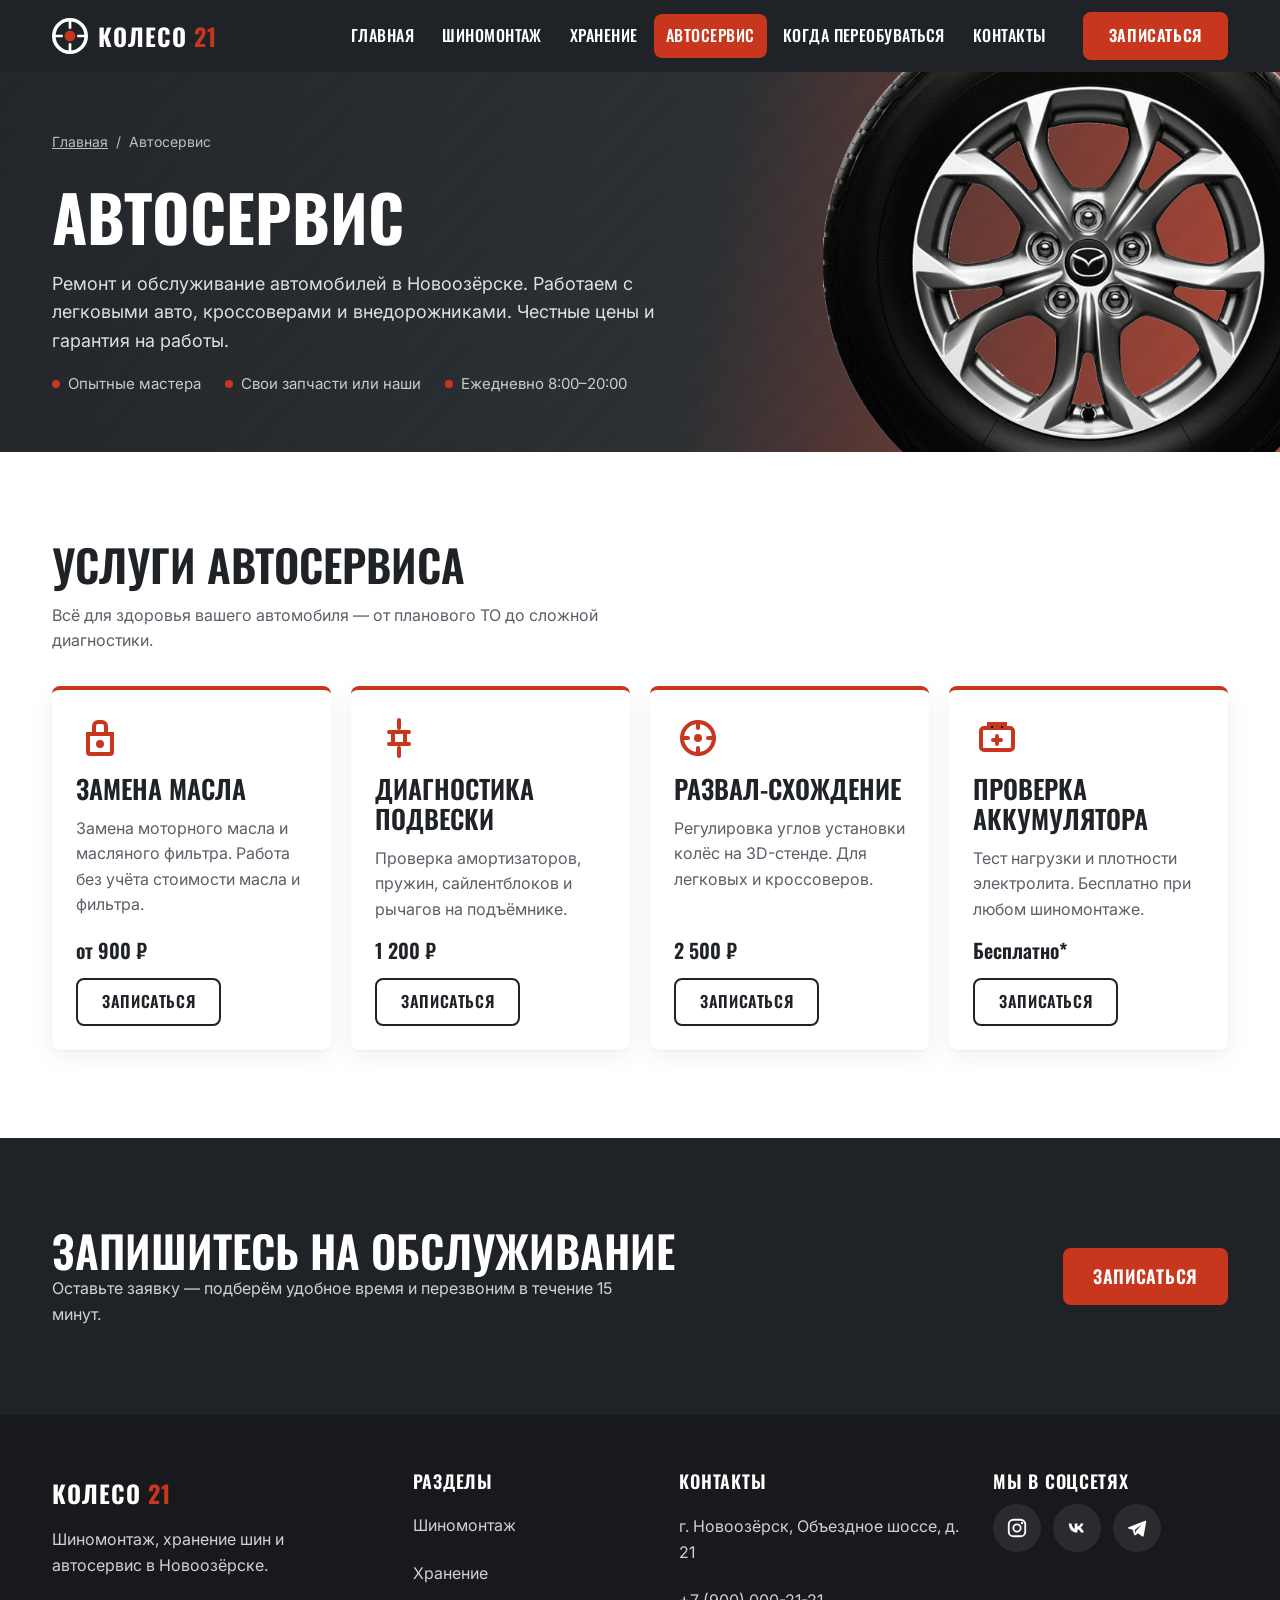
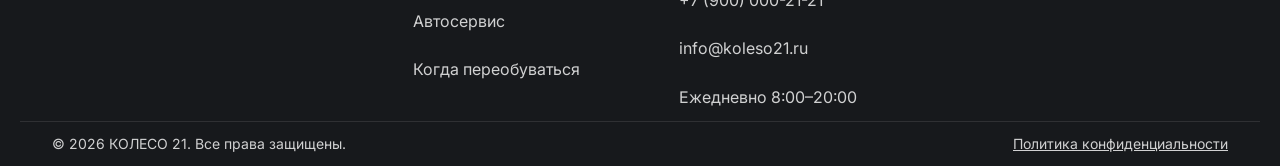
<file: services.html>
<!DOCTYPE html>
<html lang="ru">
<head>
  <meta charset="UTF-8">
  <meta name="viewport" content="width=device-width, initial-scale=1">
  <title>Автосервис в Новоозёрске: ТО, ремонт, диагностика — КОЛЕСО 21</title>
  <meta name="description" content="Автосервис в Новоозёрске: замена масла от 900 ₽, диагностика подвески 1200 ₽, развал-схождение 2500 ₽. Проверка аккумулятора бесплатно при шиномонтаже. Запись онлайн.">
  <meta name="theme-color" content="#1F2226">
  <link rel="icon" href="img/favicon.svg" type="image/svg+xml">
  <link rel="apple-touch-icon" href="img/favicon.svg">
  <meta property="og:type" content="website">
  <meta property="og:title" content="Автосервис — КОЛЕСО 21">
  <meta property="og:description" content="Замена масла, диагностика подвески, развал-схождение и проверка аккумулятора.">
  <meta property="og:locale" content="ru_RU">
  <meta property="og:image" content="img/og.jpg">

  <!-- Google Analytics 4: замените G-SKPXPFBT0C на реальный идентификатор -->
  <script async="" src="https://www.googletagmanager.com/gtag/js?id=G-SKPXPFBT0C"></script>
  <script>
    window.dataLayer = window.dataLayer || [];
    function gtag(){dataLayer.push(arguments);}
    gtag('js', new Date());
    gtag('config', 'G-SKPXPFBT0C');
  </script>

  <!-- Шрифты Oswald и Inter с кириллицей -->
  <link rel="preconnect" href="https://fonts.googleapis.com">
  <link rel="preconnect" href="https://fonts.gstatic.com" crossorigin>
  <link rel="stylesheet" href="https://fonts.googleapis.com/css2?family=Oswald:wght@500;600;700&family=Inter:wght@400;500;600&display=swap&subset=cyrillic">

  <!-- Твои локальные стили и скрипты -->
  <link rel="stylesheet" href="css/style.css">
  <script src="js/analytics.js" defer></script>
  <script src="js/main.js" defer></script>
  <script src="js/metrics.js" defer></script>

  <!-- Стили, специфичные для страницы «Автосервис» (общий style.css не изменяется) -->
  <style>
    .page-head { background: var(--c-graphite); color: var(--c-white); }
    .page-head__inner { display: flex; flex-direction: column; align-items: flex-start; gap: 16px; padding-top: 48px; padding-bottom: 56px; }
    .breadcrumbs { display: flex; flex-wrap: wrap; gap: 8px; font-size: 14px; color: rgba(255,255,255,.7); }
    .breadcrumbs a { display: inline-flex; align-items: center; min-height: 44px; }
    .breadcrumbs li + li::before { content: "/"; margin-right: 8px; }
    .breadcrumbs li { display: flex; align-items: center; }
    .page-head__title { font-size: clamp(36px, 8vw, 64px); font-weight: 700; text-transform: uppercase; }
    .page-head__lead { font-size: 18px; max-width: 60ch; color: rgba(255,255,255,.85); text-wrap: pretty; }
    .page-head__list { display: flex; flex-wrap: wrap; gap: 8px 24px; color: rgba(255,255,255,.75); font-size: 15px; }
    .page-head__list li { display: flex; align-items: center; gap: 8px; }
    .page-head__list li::before { content: ""; width: 8px; height: 8px; border-radius: 50%; background: var(--c-red); }

    .services-grid { display: grid; grid-template-columns: 1fr; gap: 20px; }
    @media (min-width: 768px) { .services-grid { grid-template-columns: repeat(2, 1fr); } }
    @media (min-width: 1280px) { .services-grid { grid-template-columns: repeat(4, 1fr); } }

    .booking { display: flex; flex-direction: column; align-items: flex-start; gap: 20px; }
    .booking__text { max-width: 56ch; color: rgba(255,255,255,.8); }
    @media (min-width: 768px) { .booking { flex-direction: row; align-items: center; justify-content: space-between; } }
  </style>
</head>
<body>
  <a class="skip-link" href="services.html#main">Перейти к содержимому</a>

  <!-- ===== Шапка и меню ===== -->
  <header class="header">
    <div class="container header__inner">
      <a class="logo" href="index.html" aria-label="КОЛЕСО 21 — на главную">
        <svg class="logo__icon" viewBox="0 0 40 40" width="36" height="36" aria-hidden="true">
          <circle cx="20" cy="20" r="18" fill="none" stroke="currentColor" stroke-width="4"></circle>
          <circle cx="20" cy="20" r="6" fill="#C8361D"></circle>
          <path d="M20 2v10M20 28v10M2 20h10M28 20h10" stroke="currentColor" stroke-width="3"></path>
        </svg>
        <span class="logo__text">КОЛЕСО <span class="logo__accent">21</span></span>
      </a>

      <button class="burger" type="button" aria-expanded="false" aria-controls="main-nav" aria-label="Открыть меню">
        <span class="burger__line"></span>
        <span class="burger__line"></span>
        <span class="burger__line"></span>
      </button>

      <nav class="nav" id="main-nav" aria-label="Основное меню">
        <ul class="nav__list">
          <li><a class="nav__link" href="index.html">Главная</a></li>
          <li><a class="nav__link" href="tires.html">Шиномонтаж</a></li>
          <li><a class="nav__link" href="storage.html">Хранение</a></li>
          <li><a class="nav__link is-active" href="services.html" aria-current="page">Автосервис</a></li>
          <li><a class="nav__link" href="winter-tips.html">Когда переобуваться</a></li>
          <li><a class="nav__link" href="contacts.html">Контакты</a></li>
        </ul>
        <a class="btn btn--primary nav__cta" href="contacts.html?service=oil#booking" data-event="cta_click" data-button-name="header_booking" data-page-section="header">Записаться</a>
      </nav>
    </div>
  </header>

  <main id="main">
    <!-- ===== Заголовок страницы ===== -->
    <section class="page-head" aria-labelledby="page-title" style="background: 
          url('img/wheel.webp') right -10% center / auto 140% no-repeat, 
          linear-gradient(100deg, rgba(31,34,38,.96) 0%, rgba(31,34,38,.85) 55%, rgba(200,54,29,.75) 100%), 
          repeating-linear-gradient(135deg, rgba(42,46,51,.6) 0 14px, rgba(31,34,38,.6) 14px 28px);">
      <div class="container page-head__inner">
        <nav aria-label="Хлебные крошки">
          <ol class="breadcrumbs">
            <li><a href="index.html">Главная</a></li>
            <li><span aria-current="page">Автосервис</span></li>
          </ol>
        </nav>
        <h1 class="page-head__title" id="page-title">Автосервис</h1>
        <p class="page-head__lead">Ремонт и обслуживание автомобилей в Новоозёрске. Работаем с легковыми авто, кроссоверами и внедорожниками. Честные цены и гарантия на работы.</p>
        <ul class="page-head__list">
          <li>Опытные мастера</li>
          <li>Свои запчасти или наши</li>
          <li>Ежедневно 8:00–20:00</li>
        </ul>
      </div>
    </section>

    <!-- ===== Услуги ===== -->
    <section class="section" aria-labelledby="services-title">
      <div class="container">
        <h2 class="section__title" id="services-title">Услуги автосервиса</h2>
        <p class="section__lead">Всё для здоровья вашего автомобиля — от планового ТО до сложной диагностики.</p>

        <div class="services-grid">
          <!-- Карточка 1: Замена масла -->
          <article class="service-card card">
            <svg class="service-card__icon" viewBox="0 0 48 48" width="48" height="48" aria-hidden="true">
              <path d="M12 20h24v18a2 2 0 0 1-2 2H14a2 2 0 0 1-2-2V20z" fill="none" stroke="currentColor" stroke-width="4"></path>
              <path d="M18 20V12a4 4 0 0 1 4-4h4a4 4 0 0 1 4 4v8" fill="none" stroke="currentColor" stroke-width="4"></path>
              <circle cx="24" cy="30" r="4" fill="currentColor"></circle>
            </svg>
            <h3 class="service-card__title">Замена масла</h3>
            <p class="service-card__text">Замена моторного масла и масляного фильтра. Работа без учёта стоимости масла и фильтра.</p>
            <p class="service-card__price">от 900 ₽</p>
            <a class="btn btn--secondary" href="contacts.html?service=oil#booking" data-event="service_view" data-service-name="Замена масла" data-page-section="services">Записаться</a>
          </article>

          <!-- Карточка 2: Диагностика подвески -->
          <article class="service-card card">
            <svg class="service-card__icon" viewBox="0 0 48 48" width="48" height="48" aria-hidden="true">
              <path d="M24 6v8M24 34v8M14 18h20M14 30h20" stroke="currentColor" stroke-width="4" stroke-linecap="round"></path>
              <path d="M18 18v12M30 18v12" stroke="currentColor" stroke-width="4" stroke-linecap="round"></path>
            </svg>
            <h3 class="service-card__title">Диагностика подвески</h3>
            <p class="service-card__text">Проверка амортизаторов, пружин, сайлентблоков и рычагов на подъёмнике.</p>
            <p class="service-card__price">1 200 ₽</p>
            <a class="btn btn--secondary" href="contacts.html?service=diagnostics#booking" data-event="service_view" data-service-name="Диагностика подвески" data-page-section="services">Записаться</a>
          </article>

          <!-- Карточка 3: Развал-схождение -->
          <article class="service-card card">
            <svg class="service-card__icon" viewBox="0 0 48 48" width="48" height="48" aria-hidden="true">
              <circle cx="24" cy="24" r="16" fill="none" stroke="currentColor" stroke-width="4"></circle>
              <circle cx="24" cy="24" r="4" fill="currentColor"></circle>
              <path d="M24 8v6M24 34v6M8 24h6M34 24h6" stroke="currentColor" stroke-width="4" stroke-linecap="round"></path>
            </svg>
            <h3 class="service-card__title">Развал-схождение</h3>
            <p class="service-card__text">Регулировка углов установки колёс на 3D-стенде. Для легковых и кроссоверов.</p>
            <p class="service-card__price">2 500 ₽</p>
            <a class="btn btn--secondary" href="contacts.html?service=alignment#booking" data-event="service_view" data-service-name="Развал-схождение" data-page-section="services">Записаться</a> 
          </article>

          <!-- Карточка 4: Проверка аккумулятора -->
          <article class="service-card card">
            <svg class="service-card__icon" viewBox="0 0 48 48" width="48" height="48" aria-hidden="true">
              <rect x="8" y="14" width="32" height="22" rx="3" fill="none" stroke="currentColor" stroke-width="4"></rect>
              <path d="M16 14V10h6v4M26 14V10h6v4" stroke="currentColor" stroke-width="4" stroke-linecap="round"></path>
              <path d="M20 26h8M24 22v8" stroke="currentColor" stroke-width="4" stroke-linecap="round"></path>
            </svg>
            <h3 class="service-card__title">Проверка аккумулятора</h3>
            <p class="service-card__text">Тест нагрузки и плотности электролита. Бесплатно при любом шиномонтаже.</p>
            <p class="service-card__price">Бесплатно*</p>
            <a class="btn btn--secondary" href="contacts.html?service=battery#booking" data-event="service_view" data-service-name="Проверка аккумулятора" data-page-section="services">Записаться</a>
          </article>
        </div>
      </div>
    </section>

    <!-- ===== Запись ===== -->
    <section class="section section--dark" id="booking" aria-labelledby="booking-title">
      <div class="container booking">
        <div>
          <h2 class="section__title" id="booking-title">Запишитесь на обслуживание</h2>
          <p class="booking__text">Оставьте заявку — подберём удобное время и перезвоним в течение 15 минут.</p>
        </div>
        <a class="btn btn--primary btn--lg" href="contacts.html?service=diagnostics#booking" data-event="cta_click" data-button-name="services_booking" data-page-section="booking">Записаться</a>
      </div>
    </section>
  </main>

  <!-- ===== Подвал ===== -->
  <footer class="footer">
    <div class="container footer__grid">
      <div class="footer__col">
        <a class="logo logo--light" href="index.html" aria-label="КОЛЕСО 21 — на главную">
          <span class="logo__text">КОЛЕСО <span class="logo__accent">21</span></span>
        </a>
        <p class="footer__about">Шиномонтаж, хранение шин и автосервис в Новоозёрске.</p>
      </div>

      <nav class="footer__col" aria-label="Навигация в подвале">
        <h2 class="footer__title">Разделы</h2>
        <ul class="footer__list">
          <li><a href="tires.html">Шиномонтаж</a></li>
          <li><a href="storage.html">Хранение</a></li>
          <li><a href="services.html" aria-current="page">Автосервис</a></li>
          <li><a href="winter-tips.html">Когда переобуваться</a></li>
        </ul>
      </nav>

      <address class="footer__col">
        <h2 class="footer__title">Контакты</h2>
        <ul class="footer__list">
          <li>г. Новоозёрск, Объездное шоссе, д. 21</li>
          <li><a href="tel:+79000002121" data-event="contact_click" data-button-name="footer_phone" data-page-section="footer">+7 (900) 000-21-21</a></li>
          <li><a href="mailto:info@koleso21.ru">info@koleso21.ru</a></li>
          <li>Ежедневно 8:00–20:00</li>
        </ul>
      </address>

      <div class="footer__col">
        <h2 class="footer__title">Мы в соцсетях</h2>
        <ul class="socials">
          <li>
            <a class="socials__link" href="https://instagram.com/" target="_blank" rel="noopener noreferrer" data-event="social_click" data-network="instagram" data-page-section="footer" aria-label="Instagram">
              <svg viewBox="0 0 24 24" width="22" height="22" aria-hidden="true"><rect x="3" y="3" width="18" height="18" rx="5" fill="none" stroke="currentColor" stroke-width="2"></rect><circle cx="12" cy="12" r="4" fill="none" stroke="currentColor" stroke-width="2"></circle><circle cx="17.5" cy="6.5" r="1.3" fill="currentColor"></circle></svg>
            </a>
          </li>
          <li>
            <a class="socials__link" href="https://vk.ru/club242812364" target="_blank" rel="noopener noreferrer" data-event="social_click" data-network="vk" data-page-section="footer" aria-label="ВКонтакте">
              <svg viewBox="0 0 24 24" width="22" height="22" aria-hidden="true"><path d="M3 7h3c.4 3.5 2 5.5 3.5 6V7h3v3.5c1.5-.2 3-2 3.5-3.5h3c-.5 2.2-2.2 4-3.4 4.8 1.2.6 3.1 2.2 3.9 5.2h-3.3c-.7-2-2.2-3.5-3.7-3.7V17H12c-5 0-8.6-3.5-9-10z" fill="currentColor"></path></svg>
            </a>
          </li>
          <li>
            <a class="socials__link" href="https://t.me/koleso21_SHADOW" target="_blank" rel="noopener noreferrer" data-event="social_click" data-network="telegram" data-page-section="footer" aria-label="Telegram">
              <svg viewBox="0 0 24 24" width="22" height="22" aria-hidden="true"><path d="M21 4 2.8 11.1c-1 .4-1 1.2-.2 1.5l4.6 1.4 1.8 5.4c.2.6.9.8 1.4.4l2.6-2.1 4.8 3.5c.6.4 1.4.1 1.5-.6L22 5.2c.2-.9-.4-1.5-1-1.2zM9.5 14.2l8-6.2-6.5 7.2-.3 2.8-1.2-3.8z" fill="currentColor"></path></svg>
            </a>
          </li>
        </ul>
      </div>
    </div>

    <div class="container footer__bottom">
      <p>© 2026 КОЛЕСО 21. Все права защищены.</p>
      <a href="privacy.html">Политика конфиденциальности</a>
    </div>
  </footer>

</body>
</html>
</file>
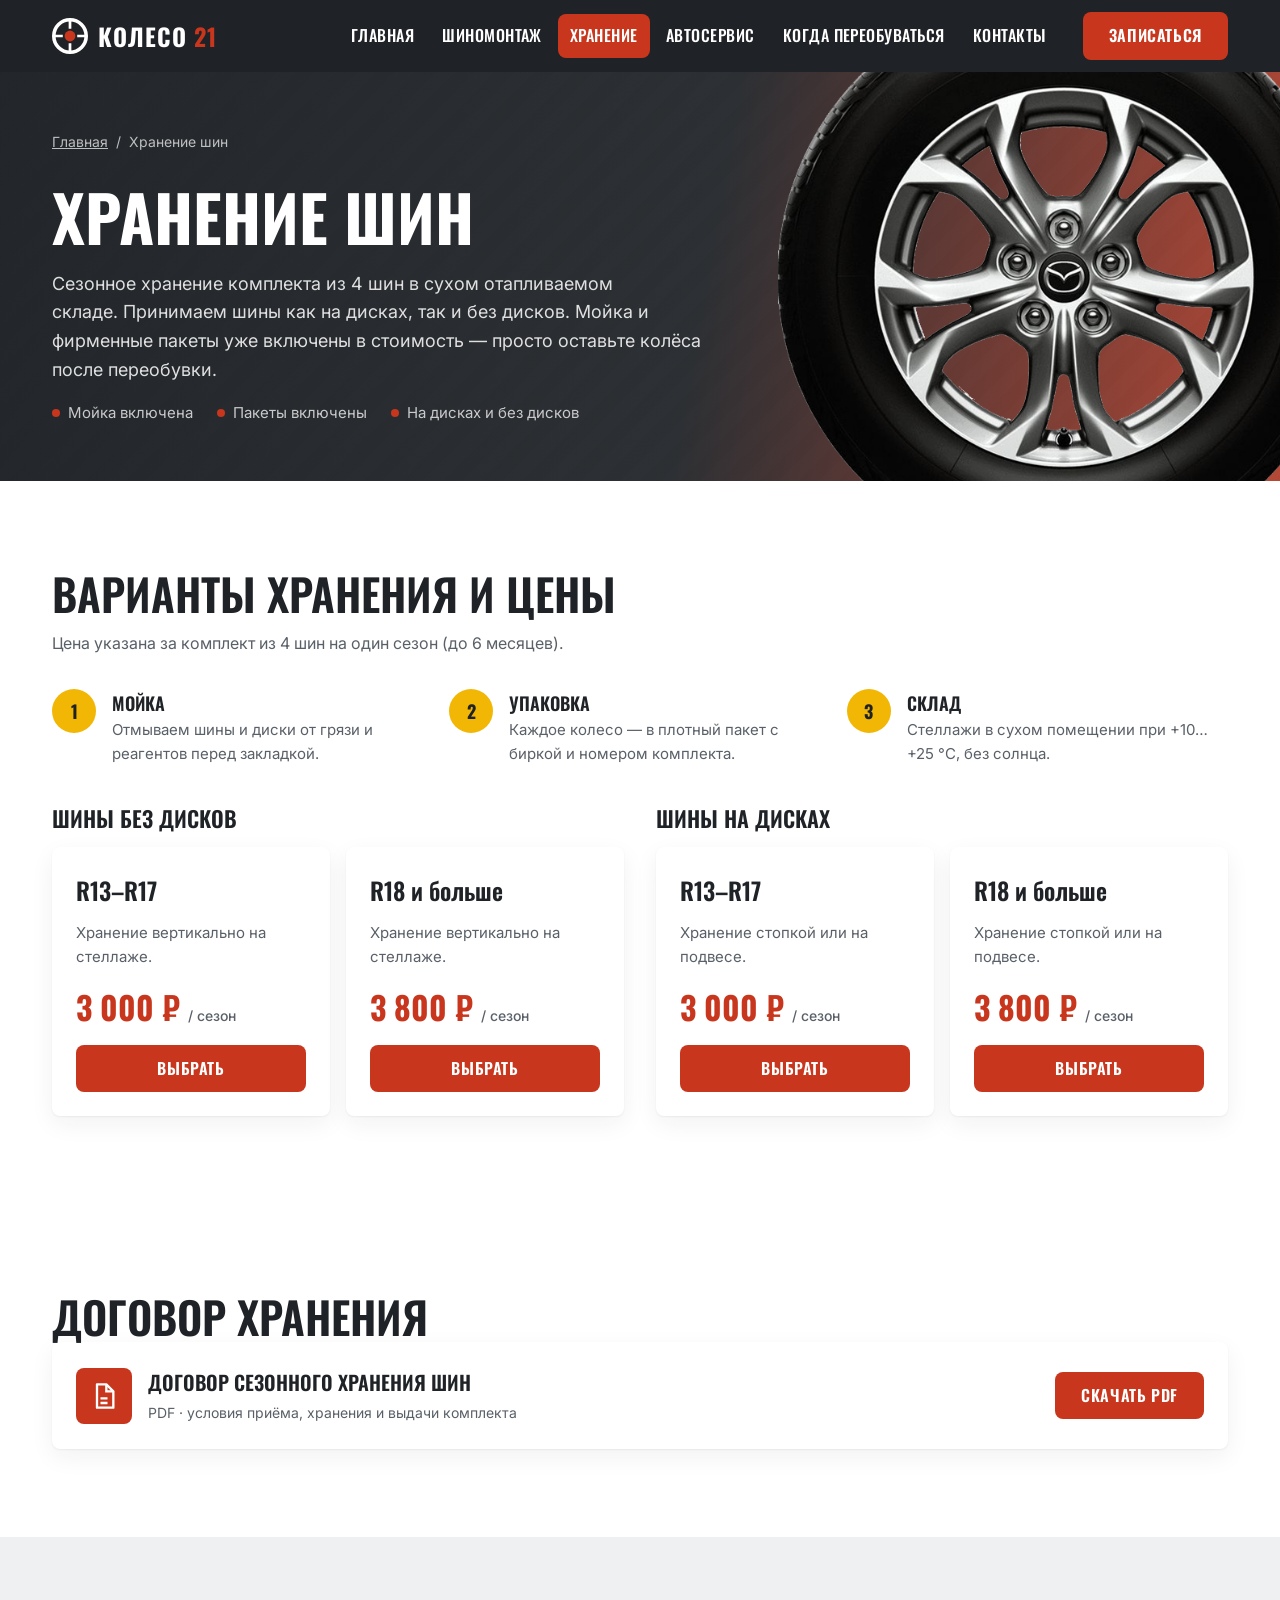
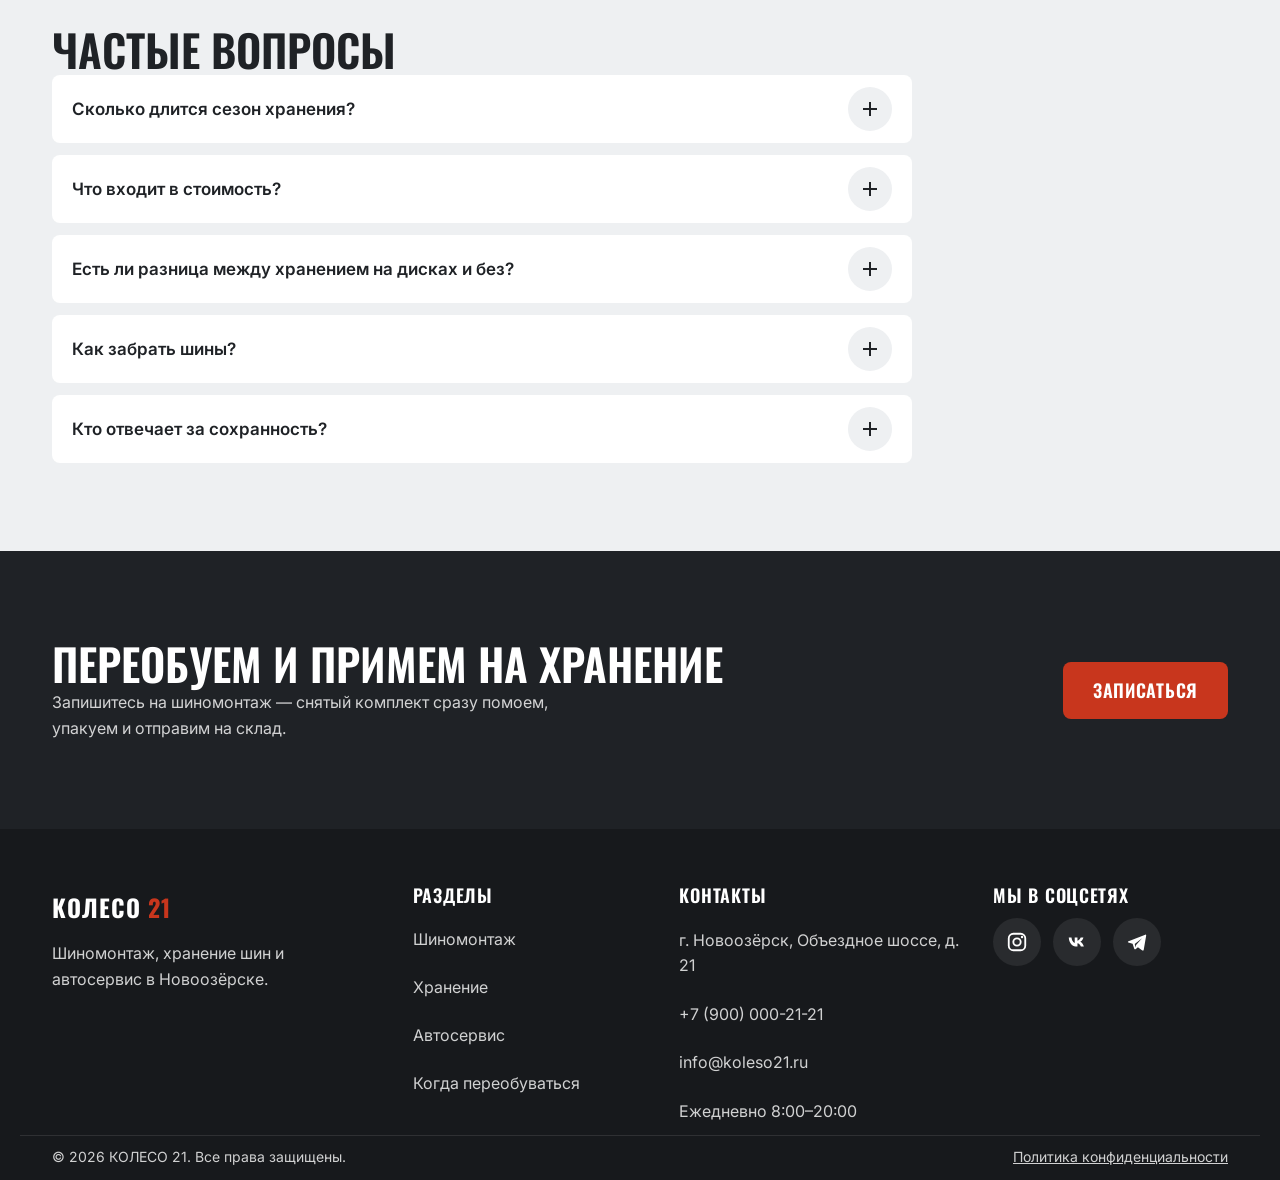
<file: storage.html>
<!DOCTYPE html>
<!-- saved from url=(0053)https://website-project-plan-21.v0.build/storage.html -->
<html lang="ru">
<head>
  <meta charset="UTF-8">
  <meta name="viewport" content="width=device-width, initial-scale=1">
  <title>Сезонное хранение шин в Новоозёрске — от 3 000 ₽ | КОЛЕСО 21</title>
  <meta name="description" content="Сезонное хранение шин на дисках и без дисков в Новоозёрске. Мойка и фирменные пакеты включены. R13–R17 — 3 000 ₽, R18 и больше — 3 800 ₽ за сезон.">
  <meta name="theme-color" content="#1F2226">
  <link rel="icon" href="img/favicon.svg" type="image/svg+xml">
  <link rel="apple-touch-icon" href="img/favicon.svg">
  <meta property="og:type" content="website">
  <meta property="og:title" content="Хранение шин — КОЛЕСО 21">
  <meta property="og:description" content="Сезонное хранение шин с мойкой и пакетами. Цены и договор хранения.">
  <meta property="og:locale" content="ru_RU">
  <meta property="og:image" content="img/og.jpg">

  <!-- Google Analytics 4: замените G-SKPXPFBT0C на реальный идентификатор -->
  <script async="" src="https://www.googletagmanager.com/gtag/js?id=G-SKPXPFBT0C"></script>
  <script>
    window.dataLayer = window.dataLayer || [];
    function gtag(){dataLayer.push(arguments);}
    gtag('js', new Date());
    gtag('config', 'G-SKPXPFBT0C');
  </script>

  <!-- Шрифты Oswald и Inter с кириллицей -->
  <link rel="preconnect" href="https://fonts.googleapis.com">
  <link rel="preconnect" href="https://fonts.gstatic.com" crossorigin>
  <link rel="stylesheet" href="https://fonts.googleapis.com/css2?family=Oswald:wght@500;600;700&family=Inter:wght@400;500;600&display=swap&subset=cyrillic">

  <!-- Твои локальные стили и скрипты -->
  <link rel="stylesheet" href="css/style.css">
  <script src="js/analytics.js" defer></script>
  <script src="js/main.js" defer></script>
  <script src="js/metrics.js" defer></script>

  <!-- Стили, специфичные для страницы «Хранение шин» (общий style.css не изменяется) -->
  <style>
    .page-head { background: var(--c-graphite); color: var(--c-white); }
    .page-head__inner { display: flex; flex-direction: column; align-items: flex-start; gap: 16px; padding-top: 48px; padding-bottom: 56px; }
    .breadcrumbs { display: flex; flex-wrap: wrap; gap: 8px; font-size: 14px; color: rgba(255,255,255,.7); }
    .breadcrumbs a { display: inline-flex; align-items: center; min-height: 44px; }
    .breadcrumbs li + li::before { content: "/"; margin-right: 8px; }
    .breadcrumbs li { display: flex; align-items: center; }
    .page-head__title { font-size: clamp(36px, 8vw, 64px); font-weight: 700; text-transform: uppercase; }
    .page-head__lead { font-size: 18px; max-width: 60ch; color: rgba(255,255,255,.85); text-wrap: pretty; }
    .page-head__list { display: flex; flex-wrap: wrap; gap: 8px 24px; color: rgba(255,255,255,.75); font-size: 15px; }
    .page-head__list li { display: flex; align-items: center; gap: 8px; }
    .page-head__list li::before { content: ""; width: 8px; height: 8px; border-radius: 50%; background: var(--c-red); }

    .included { display: flex; flex-direction: column; gap: 16px; margin-bottom: 40px; }
    .included__item { display: flex; gap: 16px; align-items: flex-start; }
    .included__num { flex: none; display: flex; align-items: center; justify-content: center; width: 44px; height: 44px; border-radius: 50%; background: var(--c-yellow); color: var(--c-graphite); font-family: var(--f-head); font-weight: 700; font-size: 18px; }
    .included__title { font-family: var(--f-head); font-weight: 600; font-size: 18px; text-transform: uppercase; }
    .included__text { color: var(--c-muted); font-size: 15px; }

    .options { display: flex; flex-direction: column; gap: 32px; }
    .options__group { display: flex; flex-direction: column; gap: 16px; }
    .options__group-title { font-size: 22px; font-weight: 600; text-transform: uppercase; }
    .options__grid { display: flex; flex-direction: column; gap: 16px; }
    .option { display: flex; flex-direction: column; gap: 12px; }
    .option > * { margin: 0; }
    .option__rim { font-family: var(--f-head); font-weight: 600; font-size: 24px; }
    .option__desc { color: var(--c-muted); font-size: 15px; }
    .option__price { font-family: var(--f-head); font-weight: 700; font-size: 32px; color: var(--c-red); }
    .option__price small { font-family: var(--f-body); font-weight: 500; font-size: 14px; color: var(--c-muted); }
    .option .btn { margin-top: auto; }

    .doc { display: flex; flex-direction: column; align-items: flex-start; gap: 16px; }
    .doc__icon { flex: none; display: flex; align-items: center; justify-content: center; width: 56px; height: 56px; border-radius: var(--radius); background: var(--c-red); color: var(--c-white); }
    .doc__body { display: flex; flex-direction: column; gap: 4px; }
    .doc__title { font-family: var(--f-head); font-weight: 600; font-size: 20px; text-transform: uppercase; }
    .doc__meta { color: var(--c-muted); font-size: 14px; }

    .faq { display: flex; flex-direction: column; gap: 12px; max-width: 860px; }
    .faq__item { border-radius: var(--radius); background: var(--c-white); }
    .faq__question { display: flex; align-items: center; justify-content: space-between; gap: 16px; min-height: 56px; padding: 12px 20px; font-weight: 600; font-size: 17px; cursor: pointer; list-style: none; border-radius: var(--radius); }
    .faq__question::-webkit-details-marker { display: none; }
    .faq__question:focus-visible { outline: 3px solid var(--c-yellow); outline-offset: 2px; }
    .faq__icon { flex: none; position: relative; width: 44px; height: 44px; border-radius: 50%; background: var(--c-gray); }
    .faq__icon::before, .faq__icon::after { content: ""; position: absolute; top: 50%; left: 50%; width: 14px; height: 2px; background: var(--c-graphite); transform: translate(-50%, -50%); transition: transform .2s ease; }
    .faq__icon::after { transform: translate(-50%, -50%) rotate(90deg); }
    .faq__item[open] .faq__icon { background: var(--c-red); }
    .faq__item[open] .faq__icon::before, .faq__item[open] .faq__icon::after { background: var(--c-white); }
    .faq__item[open] .faq__icon::after { transform: translate(-50%, -50%) rotate(0deg); }
    .faq__answer { padding: 0 20px 20px; color: var(--c-muted); max-width: 70ch; }

    .booking { display: flex; flex-direction: column; align-items: flex-start; gap: 20px; }
    .booking__text { max-width: 56ch; color: rgba(255,255,255,.8); }

    @media (min-width: 768px) {
      .included { flex-direction: row; }
      .included__item { flex: 1; }
      .options__grid { flex-direction: row; }
      .option { flex: 1; }
      .doc { flex-direction: row; align-items: center; }
      .doc__body { flex: 1; }
      .booking { flex-direction: row; align-items: center; justify-content: space-between; }
    }
    @media (min-width: 1024px) {
      .options { flex-direction: row; }
      .options__group { flex: 1; }
    }
    @media (prefers-reduced-motion: reduce) {
      .faq__icon::before, .faq__icon::after { transition: none; }
    }
  </style>
</head>
<body>
  <a class="skip-link" href="storage.html#main">Перейти к содержимому</a>

  <!-- ===== Шапка и меню ===== -->
  <header class="header">
    <div class="container header__inner">
      <a class="logo" href="index.html" aria-label="КОЛЕСО 21 — на главную">
        <svg class="logo__icon" viewBox="0 0 40 40" width="36" height="36" aria-hidden="true">
          <circle cx="20" cy="20" r="18" fill="none" stroke="currentColor" stroke-width="4"></circle>
          <circle cx="20" cy="20" r="6" fill="#C8361D"></circle>
          <path d="M20 2v10M20 28v10M2 20h10M28 20h10" stroke="currentColor" stroke-width="3"></path>
        </svg>
        <span class="logo__text">КОЛЕСО <span class="logo__accent">21</span></span>
      </a>

      <button class="burger" type="button" aria-expanded="false" aria-controls="main-nav" aria-label="Открыть меню">
        <span class="burger__line"></span>
        <span class="burger__line"></span>
        <span class="burger__line"></span>
      </button>

      <nav class="nav" id="main-nav" aria-label="Основное меню">
        <ul class="nav__list">
          <li><a class="nav__link" href="index.html">Главная</a></li>
          <li><a class="nav__link" href="tires.html">Шиномонтаж</a></li>
          <li><a class="nav__link is-active" href="storage.html" aria-current="page">Хранение</a></li>
          <li><a class="nav__link" href="services.html">Автосервис</a></li>
          <li><a class="nav__link" href="winter-tips.html">Когда переобуваться</a></li>
          <li><a class="nav__link" href="contacts.html">Контакты</a></li>
        </ul>
        <a class="btn btn--primary nav__cta" href="contacts.html?service=storage#booking" data-event="cta_click" data-button-name="header_booking" data-page-section="header">Записаться</a>
      </nav>
    </div>
  </header>

  <main id="main">
    <!-- ===== Заголовок страницы ===== -->
    <section class="page-head" aria-labelledby="page-title" style="background: 
          url('img/wheel.webp') right -10% center / auto 140% no-repeat, 
          linear-gradient(100deg, rgba(31,34,38,.96) 0%, rgba(31,34,38,.85) 55%, rgba(200,54,29,.75) 100%), 
          repeating-linear-gradient(135deg, rgba(42,46,51,.6) 0 14px, rgba(31,34,38,.6) 14px 28px);">
      <div class="container page-head__inner">
        <nav aria-label="Хлебные крошки">
          <ol class="breadcrumbs">
            <li><a href="index.html">Главная</a></li>
            <li><span aria-current="page">Хранение шин</span></li>
          </ol>
        </nav>
        <h1 class="page-head__title" id="page-title">Хранение шин</h1>
        <p class="page-head__lead">Сезонное хранение комплекта из 4 шин в сухом отапливаемом складе. Принимаем шины как на дисках, так и без дисков. Мойка и фирменные пакеты уже включены в стоимость — просто оставьте колёса после переобувки.</p>
        <ul class="page-head__list">
          <li>Мойка включена</li>
          <li>Пакеты включены</li>
          <li>На дисках и без дисков</li>
        </ul>
      </div>
    </section>

    <!-- ===== Варианты и цены ===== -->
    <section class="section" id="options" aria-labelledby="options-title">
      <div class="container">
        <h2 class="section__title" id="options-title">Варианты хранения и цены</h2>
        <p class="section__lead">Цена указана за комплект из 4 шин на один сезон (до 6 месяцев).</p>

        <ol class="included" aria-label="Что входит в хранение">
          <li class="included__item">
            <span class="included__num" aria-hidden="true">1</span>
            <div>
              <p class="included__title">Мойка</p>
              <p class="included__text">Отмываем шины и диски от грязи и реагентов перед закладкой.</p>
            </div>
          </li>
          <li class="included__item">
            <span class="included__num" aria-hidden="true">2</span>
            <div>
              <p class="included__title">Упаковка</p>
              <p class="included__text">Каждое колесо — в плотный пакет с биркой и номером комплекта.</p>
            </div>
          </li>
          <li class="included__item">
            <span class="included__num" aria-hidden="true">3</span>
            <div>
              <p class="included__title">Склад</p>
              <p class="included__text">Стеллажи в сухом помещении при +10…+25 °C, без солнца.</p>
            </div>
          </li>
        </ol>

        <div class="options">
          <div class="options__group">
            <h3 class="options__group-title">Шины без дисков</h3>
            <div class="options__grid">
              <article class="card option">
                <h4 class="option__rim">R13–R17</h4>
                <p class="option__desc">Хранение вертикально на стеллаже.</p>
                <p class="option__price">3 000 ₽ <small>/ сезон</small></p>
                <a class="btn btn--primary btn--block" href="contacts.html?service=storage&amp;storage=1&amp;rim_size=r13_15#booking" data-event="storage_select" data-storage-type="tires" data-rim-group="R13-R17" data-page-section="storage_options" aria-label="Выбрать хранение шин без дисков R13–R17">Выбрать</a>
              </article>
              <article class="card option">
                <h4 class="option__rim">R18 и больше</h4>
                <p class="option__desc">Хранение вертикально на стеллаже.</p>
                <p class="option__price">3 800 ₽ <small>/ сезон</small></p>
                <a class="btn btn--primary btn--block" href="contacts.html?service=storage&amp;storage=1&amp;rim_size=r18_19#booking" data-event="storage_select" data-storage-type="tires" data-rim-group="R18+" data-page-section="storage_options" aria-label="Выбрать хранение шин без дисков R18 и больше">Выбрать</a>
              </article>
            </div>
          </div>

          <div class="options__group">
            <h3 class="options__group-title">Шины на дисках</h3>
            <div class="options__grid">
              <article class="card option">
                <h4 class="option__rim">R13–R17</h4>
                <p class="option__desc">Хранение стопкой или на подвесе.</p>
                <p class="option__price">3 000 ₽ <small>/ сезон</small></p>
                <a class="btn btn--primary btn--block" href="contacts.html?service=storage&amp;storage=1&amp;rim_size=r13_15#booking" data-event="storage_select" data-storage-type="wheels" data-rim-group="R13-R17" data-page-section="storage_options" aria-label="Выбрать хранение шин на дисках R13–R17">Выбрать</a>
              </article>
              <article class="card option">
                <h4 class="option__rim">R18 и больше</h4>
                <p class="option__desc">Хранение стопкой или на подвесе.</p>
                <p class="option__price">3 800 ₽ <small>/ сезон</small></p>
                <a class="btn btn--primary btn--block" href="contacts.html?service=storage&amp;storage=1&amp;rim_size=r18_19#booking" data-event="storage_select" data-storage-type="wheels" data-rim-group="R18+" data-page-section="storage_options" aria-label="Выбрать хранение шин на дисках R18 и больше">Выбрать</a>
              </article>
            </div>
          </div>
        </div>

    </section>

    <!-- ===== Договор ===== -->
    <section class="section" id="agreement" aria-labelledby="agreement-title">
      <div class="container">
        <h2 class="section__title" id="agreement-title">Договор хранения</h2>
        <div class="card doc">
          <span class="doc__icon" aria-hidden="true">
            <svg viewBox="0 0 24 24" width="28" height="28"><path d="M6 2h8l6 6v14H6z" fill="none" stroke="currentColor" stroke-width="2" stroke-linejoin="round"></path><path d="M14 2v6h6M9 14h6M9 18h6" fill="none" stroke="currentColor" stroke-width="2"></path></svg>
          </span>
          <div class="doc__body">
            <p class="doc__title">Договор сезонного хранения шин</p>
            <p class="doc__meta">PDF · условия приёма, хранения и выдачи комплекта</p>
          </div>
          <a class="btn btn--primary" href="files/storage-agreement.pdf" download="storage-agreement.pdf">Скачать PDF</a>
        </div>
      </div>
    </section>

    <!-- ===== FAQ ===== -->
    <section class="section section--gray" id="faq" aria-labelledby="faq-title">
      <div class="container">
        <h2 class="section__title" id="faq-title">Частые вопросы</h2>
        <div class="faq">
          <details class="faq__item" data-event="faq_open" data-question-id="storage_period" data-page-section="faq">
            <summary class="faq__question">Сколько длится сезон хранения?<span class="faq__icon" aria-hidden="true"></span></summary>
            <p class="faq__answer">Один сезон — до 6 месяцев. Если нужно оставить шины дольше, продлим хранение по той же цене пропорционально сроку.</p>
          </details>
          <details class="faq__item" data-event="faq_open" data-question-id="storage_included" data-page-section="faq">
            <summary class="faq__question">Что входит в стоимость?<span class="faq__icon" aria-hidden="true"></span></summary>
            <p class="faq__answer">Мойка шин и дисков, упаковка каждого колеса в пакет с биркой, хранение на стеллаже в отапливаемом складе и выдача комплекта по записи.</p>
          </details>
          <details class="faq__item" data-event="faq_open" data-question-id="storage_wheels" data-page-section="faq">
            <summary class="faq__question">Есть ли разница между хранением на дисках и без?<span class="faq__icon" aria-hidden="true"></span></summary>
            <p class="faq__answer">Цена одинаковая и зависит только от диаметра. Шины без дисков храним вертикально, колёса на дисках — стопкой или на подвесе, чтобы не деформировался корд.</p>
          </details>
          <details class="faq__item" data-event="faq_open" data-question-id="storage_pickup" data-page-section="faq">
            <summary class="faq__question">Как забрать шины?<span class="faq__icon" aria-hidden="true"></span></summary>
            <p class="faq__answer">Запишитесь на шиномонтаж — мы заранее подготовим ваш комплект к визиту. Для выдачи нужен договор или паспорт владельца.</p>
          </details>
          <details class="faq__item" data-event="faq_open" data-question-id="storage_liability" data-page-section="faq">
            <summary class="faq__question">Кто отвечает за сохранность?<span class="faq__icon" aria-hidden="true"></span></summary>
            <p class="faq__answer">Мы несём ответственность за комплект на весь срок по договору хранения. Склад охраняется и находится под видеонаблюдением.</p>
          </details>
        </div>
      </div>
    </section>

    <!-- ===== Запись ===== -->
    <section class="section section--dark" id="booking" aria-labelledby="booking-title">
      <div class="container booking">
        <div>
          <h2 class="section__title" id="booking-title">Переобуем и примем на хранение</h2>
          <p class="booking__text">Запишитесь на шиномонтаж — снятый комплект сразу помоем, упакуем и отправим на склад.</p>
        </div>
        <a class="btn btn--primary btn--lg" href="contacts.html?service=storage&storage=1#booking" data-event="cta_click" data-button-name="storage_booking" data-page-section="booking">Записаться</a>
      </div>
    </section>
  </main>

  <!-- ===== Подвал ===== -->
  <footer class="footer">
    <div class="container footer__grid">
      <div class="footer__col">
        <a class="logo logo--light" href="index.html" aria-label="КОЛЕСО 21 — на главную">
          <span class="logo__text">КОЛЕСО <span class="logo__accent">21</span></span>
        </a>
        <p class="footer__about">Шиномонтаж, хранение шин и автосервис в Новоозёрске.</p>
      </div>

      <nav class="footer__col" aria-label="Навигация в подвале">
        <h2 class="footer__title">Разделы</h2>
        <ul class="footer__list">
          <li><a href="tires.html">Шиномонтаж</a></li>
          <li><a href="storage.html" aria-current="page">Хранение</a></li>
          <li><a href="services.html">Автосервис</a></li>
          <li><a href="winter-tips.html">Когда переобуваться</a></li>
        </ul>
      </nav>

      <address class="footer__col">
        <h2 class="footer__title">Контакты</h2>
        <ul class="footer__list">
          <li>г. Новоозёрск, Объездное шоссе, д. 21</li>
          <li><a href="tel:+79000002121" data-event="contact_click" data-button-name="footer_phone" data-page-section="footer">+7 (900) 000-21-21</a></li>
          <li><a href="mailto:info@koleso21.ru">info@koleso21.ru</a></li>
          <li>Ежедневно 8:00–20:00</li>
        </ul>
      </address>

      <div class="footer__col">
        <h2 class="footer__title">Мы в соцсетях</h2>
        <ul class="socials">
          <li>
            <a class="socials__link" href="https://instagram.com/" target="_blank" rel="noopener noreferrer" data-event="social_click" data-network="instagram" data-page-section="footer" aria-label="Instagram">
              <svg viewBox="0 0 24 24" width="22" height="22" aria-hidden="true"><rect x="3" y="3" width="18" height="18" rx="5" fill="none" stroke="currentColor" stroke-width="2"></rect><circle cx="12" cy="12" r="4" fill="none" stroke="currentColor" stroke-width="2"></circle><circle cx="17.5" cy="6.5" r="1.3" fill="currentColor"></circle></svg>
            </a>
          </li>
          <li>
            <a class="socials__link" href="https://vk.ru/club242812364" target="_blank" rel="noopener noreferrer" data-event="social_click" data-network="vk" data-page-section="footer" aria-label="ВКонтакте">
              <svg viewBox="0 0 24 24" width="22" height="22" aria-hidden="true"><path d="M3 7h3c.4 3.5 2 5.5 3.5 6V7h3v3.5c1.5-.2 3-2 3.5-3.5h3c-.5 2.2-2.2 4-3.4 4.8 1.2.6 3.1 2.2 3.9 5.2h-3.3c-.7-2-2.2-3.5-3.7-3.7V17H12c-5 0-8.6-3.5-9-10z" fill="currentColor"></path></svg>
            </a>
          </li>
          <li>
            <a class="socials__link" href="https://t.me/koleso21_SHADOW" target="_blank" rel="noopener noreferrer" data-event="social_click" data-network="telegram" data-page-section="footer" aria-label="Telegram">
              <svg viewBox="0 0 24 24" width="22" height="22" aria-hidden="true"><path d="M21 4 2.8 11.1c-1 .4-1 1.2-.2 1.5l4.6 1.4 1.8 5.4c.2.6.9.8 1.4.4l2.6-2.1 4.8 3.5c.6.4 1.4.1 1.5-.6L22 5.2c.2-.9-.4-1.5-1-1.2zM9.5 14.2l8-6.2-6.5 7.2-.3 2.8-1.2-3.8z" fill="currentColor"></path></svg>
            </a>
          </li>
        </ul>
      </div>
    </div>

    <div class="container footer__bottom">
      <p>© 2026 КОЛЕСО 21. Все права защищены.</p>
      <a href="privacy.html">Политика конфиденциальности</a>
    </div>
  </footer>

</body>
</html>
</file>
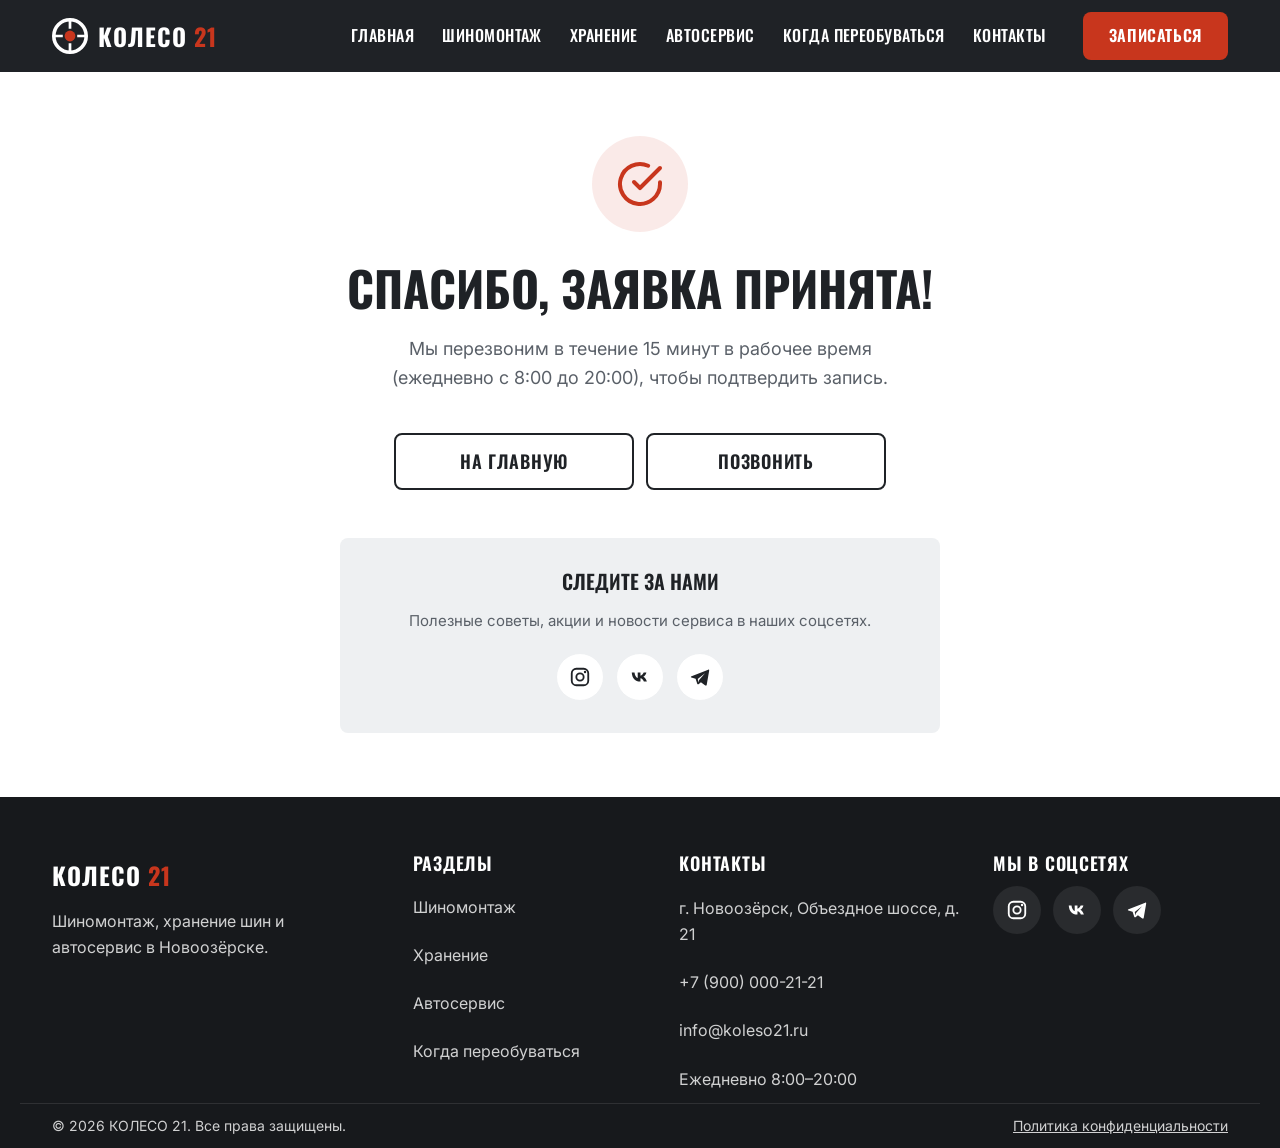
<file: thanks.html>
<!DOCTYPE html>
<html lang="ru">
<head>
  <meta charset="UTF-8">
  <meta name="viewport" content="width=device-width, initial-scale=1">
  <title>Заявка принята — КОЛЕСО 21</title>
  <meta name="robots" content="noindex">
  <meta name="description" content="Спасибо! Ваша заявка на обслуживание в КОЛЕСО 21 принята.">
  <meta name="theme-color" content="#1F2226">
  <meta property="og:type" content="website">
  <meta property="og:title" content="Заявка принята — КОЛЕСО 21">
  <meta property="og:description" content="Ваша заявка на обслуживание успешно принята.">
  <meta property="og:image" content="img/og.jpg">
  <meta property="og:locale" content="ru_RU">
  <link rel="icon" href="img/favicon.svg" type="image/svg+xml">
  <link rel="apple-touch-icon" href="img/favicon.svg">
  
  
  <!-- Google Analytics 4 -->
  <script async="" src="https://www.googletagmanager.com/gtag/js?id=G-SKPXPFBT0C"></script>
  <script>
    window.dataLayer = window.dataLayer || [];
    function gtag(){dataLayer.push(arguments);}
    gtag('js', new Date());
    gtag('config', 'G-SKPXPFBT0C');
  </script>

  <!-- Шрифты -->
  <link rel="preconnect" href="https://fonts.googleapis.com">
  <link rel="preconnect" href="https://fonts.gstatic.com" crossorigin>
  <link rel="stylesheet" href="https://fonts.googleapis.com/css2?family=Oswald:wght@500;600;700&family=Inter:wght@400;500;600&display=swap&subset=cyrillic">

  <link rel="stylesheet" href="css/style.css">
  <script src="js/analytics.js" defer></script>
  <script src="js/main.js" defer></script>
  <script src="js/metrics.js" defer></script>

  <style>
    .thanks-hero { padding: 64px 0 40px; text-align: center; display: flex; flex-direction: column; align-items: center; gap: 20px; }
    .thanks-icon { display: flex; align-items: center; justify-content: center; width: 96px; height: 96px; border-radius: 50%; background: rgba(200, 54, 29, 0.1); color: var(--c-red); margin-bottom: 8px; }
    .thanks-title { font-size: clamp(32px, 6vw, 48px); font-weight: 700; text-transform: uppercase; }
    .thanks-subtitle { font-size: 18px; max-width: 50ch; color: var(--c-muted); margin: 0 auto; }
    
    .summary-card { max-width: 600px; margin: 0 auto 40px; width: 100%; display: flex; flex-direction: column; gap: 16px; border-top: 4px solid var(--c-red); }
    .summary-row { display: flex; justify-content: space-between; align-items: baseline; border-bottom: 1px solid var(--c-gray); padding-bottom: 12px; }
    .summary-row:last-child { border-bottom: 0; padding-bottom: 0; }
    .summary-label { color: var(--c-muted); font-weight: 500; }
    .summary-value { font-family: var(--f-head); font-weight: 600; font-size: 20px; text-align: right; }
    
    .thanks-actions { display: flex; flex-direction: column; gap: 12px; width: 100%; max-width: 600px; margin: 0 auto 48px; }
    @media (min-width: 768px) { .thanks-actions { flex-direction: row; justify-content: center; } .thanks-actions .btn { flex: 1; max-width: 240px; } }

    .social-block { text-align: center; max-width: 600px; margin: 0 auto 64px; padding: 32px 20px; background: var(--c-gray); border-radius: var(--radius); }
    .social-block__title { font-family: var(--f-head); font-weight: 600; font-size: 20px; text-transform: uppercase; margin-bottom: 16px; }
    .social-block .socials { justify-content: center; }

    [hidden] { display: none !important; }
  </style>
</head>
<body>
  <a class="skip-link" href="thanks.html#main">Перейти к содержимому</a>

  <!-- ===== Шапка и меню ===== -->
  <header class="header">
    <div class="container header__inner">
      <a class="logo" href="index.html" aria-label="КОЛЕСО 21 — на главную">
        <svg class="logo__icon" viewBox="0 0 40 40" width="36" height="36" aria-hidden="true">
          <circle cx="20" cy="20" r="18" fill="none" stroke="currentColor" stroke-width="4"></circle>
          <circle cx="20" cy="20" r="6" fill="#C8361D"></circle>
          <path d="M20 2v10M20 28v10M2 20h10M28 20h10" stroke="currentColor" stroke-width="3"></path>
        </svg>
        <span class="logo__text">КОЛЕСО <span class="logo__accent">21</span></span>
      </a>

      <button class="burger" type="button" aria-expanded="false" aria-controls="main-nav" aria-label="Открыть меню">
        <span class="burger__line"></span>
        <span class="burger__line"></span>
        <span class="burger__line"></span>
      </button>

      <nav class="nav" id="main-nav" aria-label="Основное меню">
        <ul class="nav__list">
          <li><a class="nav__link" href="index.html">Главная</a></li>
          <li><a class="nav__link" href="tires.html">Шиномонтаж</a></li>
          <li><a class="nav__link" href="storage.html">Хранение</a></li>
          <li><a class="nav__link" href="services.html">Автосервис</a></li>
          <li><a class="nav__link" href="winter-tips.html">Когда переобуваться</a></li>
          <li><a class="nav__link" href="contacts.html">Контакты</a></li>
        </ul>
        <a class="btn btn--primary nav__cta" href="contacts.html#booking" data-event="cta_click" data-button-name="header_booking" data-page-section="header">Записаться</a>
      </nav>
    </div>
  </header>

  <main id="main">
    <div class="container">
      
      <!-- ===== Успешная заявка ===== -->
      <section class="thanks-hero">
        <div class="thanks-icon">
          <svg viewBox="0 0 24 24" width="48" height="48" fill="none" stroke="currentColor" stroke-width="2" stroke-linecap="round" stroke-linejoin="round">
            <path d="M22 11.08V12a10 10 0 1 1-5.93-9.14"></path>
            <polyline points="22 4 12 14.01 9 11.01"></polyline>
          </svg>
        </div>
        <h1 class="thanks-title">Спасибо, заявка принята!</h1>
        <p class="thanks-subtitle">Мы перезвоним в течение 15 минут в рабочее время (ежедневно с 8:00 до 20:00), чтобы подтвердить запись.</p>
      </section>

      <!-- ===== Детали заявки ===== -->
      <div class="card summary-card" id="request-summary" hidden>
        <div class="summary-row" id="row-id">
          <span class="summary-label">Номер заявки</span>
          <span class="summary-value" id="summary-id">—</span>
        </div>
        <div class="summary-row" id="row-service">
          <span class="summary-label">Услуга</span>
          <span class="summary-value" id="summary-service">—</span>
        </div>
        <div class="summary-row" id="row-datetime">
          <span class="summary-label">Дата и время</span>
          <span class="summary-value" id="summary-datetime">—</span>
        </div>
      </div>

      <!-- ===== Кнопки действий ===== -->
      <div class="thanks-actions">
        <button class="btn btn--primary btn--lg" type="button" id="btn-calendar" hidden>
          <svg viewBox="0 0 24 24" width="20" height="20" style="margin-right: 8px;" fill="none" stroke="currentColor" stroke-width="2" stroke-linecap="round" stroke-linejoin="round"><rect x="3" y="4" width="18" height="18" rx="2" ry="2"></rect><line x1="16" y1="2" x2="16" y2="6"></line><line x1="8" y1="2" x2="8" y2="6"></line><line x1="3" y1="10" x2="21" y2="10"></line></svg>
          Добавить в календарь
        </button>
        <a class="btn btn--secondary btn--lg" href="index.html">На главную</a>
        <a class="btn btn--secondary btn--lg" href="tel:+79000002121" data-event="contact_click" data-button-name="thanks_phone" data-contact-type="phone" data-page-section="thanks">Позвонить</a>
      </div>

      <!-- ===== Соцсети ===== -->
      <div class="social-block">
        <h2 class="social-block__title">Следите за нами</h2>
        <p style="color: var(--c-muted); margin-bottom: 20px; font-size: 15px;">Полезные советы, акции и новости сервиса в наших соцсетях.</p>
        <ul class="socials">
          <li>
            <a class="socials__link" href="https://instagram.com/" target="_blank" rel="noopener noreferrer" data-event="social_click" data-network="instagram" data-page-section="thanks" aria-label="Instagram" style="background: var(--c-white); color: var(--c-graphite); border: 1px solid var(--c-gray);">
              <svg viewBox="0 0 24 24" width="22" height="22" aria-hidden="true"><rect x="3" y="3" width="18" height="18" rx="5" fill="none" stroke="currentColor" stroke-width="2"></rect><circle cx="12" cy="12" r="4" fill="none" stroke="currentColor" stroke-width="2"></circle><circle cx="17.5" cy="6.5" r="1.3" fill="currentColor"></circle></svg>
            </a>
          </li>
          <li>
            <a class="socials__link" href="https://vk.ru/club242812364" target="_blank" rel="noopener noreferrer" data-event="social_click" data-network="vk" data-page-section="thanks" aria-label="ВКонтакте" style="background: var(--c-white); color: var(--c-graphite); border: 1px solid var(--c-gray);">
              <svg viewBox="0 0 24 24" width="22" height="22" aria-hidden="true"><path d="M3 7h3c.4 3.5 2 5.5 3.5 6V7h3v3.5c1.5-.2 3-2 3.5-3.5h3c-.5 2.2-2.2 4-3.4 4.8 1.2.6 3.1 2.2 3.9 5.2h-3.3c-.7-2-2.2-3.5-3.7-3.7V17H12c-5 0-8.6-3.5-9-10z" fill="currentColor"></path></svg>
            </a>
          </li>
          <li>
            <a class="socials__link" href="https://t.me/koleso21_SHADOW" target="_blank" rel="noopener noreferrer" data-event="social_click" data-network="telegram" data-page-section="thanks" aria-label="Telegram" style="background: var(--c-white); color: var(--c-graphite); border: 1px solid var(--c-gray);">
              <svg viewBox="0 0 24 24" width="22" height="22" aria-hidden="true"><path d="M21 4 2.8 11.1c-1 .4-1 1.2-.2 1.5l4.6 1.4 1.8 5.4c.2.6.9.8 1.4.4l2.6-2.1 4.8 3.5c.6.4 1.4.1 1.5-.6L22 5.2c.2-.9-.4-1.5-1-1.2zM9.5 14.2l8-6.2-6.5 7.2-.3 2.8-1.2-3.8z" fill="currentColor"></path></svg>
            </a>
          </li>
        </ul>
      </div>

    </div>
  </main>

  <!-- ===== Подвал ===== -->
  <footer class="footer">
    <div class="container footer__grid">
      <div class="footer__col">
        <a class="logo logo--light" href="index.html" aria-label="КОЛЕСО 21 — на главную">
          <span class="logo__text">КОЛЕСО <span class="logo__accent">21</span></span>
        </a>
        <p class="footer__about">Шиномонтаж, хранение шин и автосервис в Новоозёрске.</p>
      </div>

      <nav class="footer__col" aria-label="Навигация в подвале">
        <h2 class="footer__title">Разделы</h2>
        <ul class="footer__list">
          <li><a href="tires.html">Шиномонтаж</a></li>
          <li><a href="storage.html">Хранение</a></li>
          <li><a href="services.html">Автосервис</a></li>
          <li><a href="winter-tips.html">Когда переобуваться</a></li>
        </ul>
      </nav>

      <address class="footer__col">
        <h2 class="footer__title">Контакты</h2>
        <ul class="footer__list">
          <li>г. Новоозёрск, Объездное шоссе, д. 21</li>
          <li><a href="tel:+79000002121" data-event="contact_click" data-button-name="footer_phone" data-page-section="footer">+7 (900) 000-21-21</a></li>
          <li><a href="mailto:info@koleso21.ru">info@koleso21.ru</a></li>
          <li>Ежедневно 8:00–20:00</li>
        </ul>
      </address>

      <div class="footer__col">
        <h2 class="footer__title">Мы в соцсетях</h2>
        <ul class="socials">
          <li>
            <a class="socials__link" href="https://instagram.com/" target="_blank" rel="noopener noreferrer" data-event="social_click" data-network="instagram" data-page-section="footer" aria-label="Instagram">
              <svg viewBox="0 0 24 24" width="22" height="22" aria-hidden="true"><rect x="3" y="3" width="18" height="18" rx="5" fill="none" stroke="currentColor" stroke-width="2"></rect><circle cx="12" cy="12" r="4" fill="none" stroke="currentColor" stroke-width="2"></circle><circle cx="17.5" cy="6.5" r="1.3" fill="currentColor"></circle></svg>
            </a>
          </li>
          <li>
            <a class="socials__link" href="https://vk.ru/club242812364" target="_blank" rel="noopener noreferrer" data-event="social_click" data-network="vk" data-page-section="footer" aria-label="ВКонтакте">
              <svg viewBox="0 0 24 24" width="22" height="22" aria-hidden="true"><path d="M3 7h3c.4 3.5 2 5.5 3.5 6V7h3v3.5c1.5-.2 3-2 3.5-3.5h3c-.5 2.2-2.2 4-3.4 4.8 1.2.6 3.1 2.2 3.9 5.2h-3.3c-.7-2-2.2-3.5-3.7-3.7V17H12c-5 0-8.6-3.5-9-10z" fill="currentColor"></path></svg>
            </a>
          </li>
          <li>
            <a class="socials__link" href="https://t.me/koleso21_SHADOW" target="_blank" rel="noopener noreferrer" data-event="social_click" data-network="telegram" data-page-section="footer" aria-label="Telegram">
              <svg viewBox="0 0 24 24" width="22" height="22" aria-hidden="true"><path d="M21 4 2.8 11.1c-1 .4-1 1.2-.2 1.5l4.6 1.4 1.8 5.4c.2.6.9.8 1.4.4l2.6-2.1 4.8 3.5c.6.4 1.4.1 1.5-.6L22 5.2c.2-.9-.4-1.5-1-1.2zM9.5 14.2l8-6.2-6.5 7.2-.3 2.8-1.2-3.8z" fill="currentColor"></path></svg>
            </a>
          </li>
        </ul>
      </div>
    </div>

    <div class="container footer__bottom">
      <p>© 2026 КОЛЕСО 21. Все права защищены.</p>
      <a href="privacy.html">Политика конфиденциальности</a>
    </div>
  </footer>

  <!-- Скрипт для страницы "Спасибо" -->
  <script>
    (function () {
      'use strict';

      /* ===== Получение данных заявки ===== */
      let requestData = null;
      const stored = sessionStorage.getItem('request_summary');
      
      if (stored) {
        try {
          requestData = JSON.parse(stored);
        } catch (e) {
          console.warn('Ошибка парсинга sessionStorage');
        }
      } else {
        // Fallback на URL-параметры
        const params = new URLSearchParams(window.location.search);
        if (params.has('id') || params.has('date')) {
          requestData = {
            request_id: params.get('id') || '—',
            slot_date: params.get('date') || '',
            slot_time: params.get('time') || '',
            service: params.get('service') || 'Шиномонтаж'
          };
        }
      }

      /* ===== Отображение данных ===== */
      const summaryBlock = document.getElementById('request-summary');
      const rowId = document.getElementById('row-id');
      const rowService = document.getElementById('row-service');
      const rowDatetime = document.getElementById('row-datetime');
      const calendarBtn = document.getElementById('btn-calendar');

      if (requestData) {
        // Номер заявки
        if (requestData.request_id) {
          document.getElementById('summary-id').textContent = requestData.request_id;
        } else {
          rowId.hidden = true;
        }

        // Услуга
        if (requestData.service) {
          // Словарь для перевода технических названий в красивый текст
          const serviceNames = {
            'tires': 'Шиномонтаж',
            'storage': 'Сезонное хранение шин',
            'tires_storage': 'Шиномонтаж + Хранение шин',
            'oil': 'Замена масла',
            'diagnostics': 'Диагностика подвески',
            'alignment': 'Развал-схождение',
            'battery': 'Проверка аккумулятора'
          };
          
          // Если в словаре есть такое название, берем его. Если нет — оставляем как есть.
          const displayService = serviceNames[requestData.service] || requestData.service;
          document.getElementById('summary-service').textContent = displayService;
        } else {
          rowService.hidden = true;
        }

        // Дата и время
        if (requestData.slot_date && requestData.slot_time) {
          const months = ['января', 'февраля', 'марта', 'апреля', 'мая', 'июня', 'июля', 'августа', 'сентября', 'октября', 'ноября', 'декабря'];
          const [y, m, d] = requestData.slot_date.split('-');
          const displayDate = `${parseInt(d)} ${months[parseInt(m) - 1]} ${y}`;
          document.getElementById('summary-datetime').textContent = `${displayDate}, ${requestData.slot_time}`;
          
          // Показываем кнопку календаря
          calendarBtn.hidden = false;
          
          // Вешаем событие на генерацию ICS
          calendarBtn.addEventListener('click', function() {
            generateICS(requestData.slot_date, requestData.slot_time, requestData.service || 'Визит в КОЛЕСО 21');
          });
        } else {
          rowDatetime.hidden = true;
        }

        summaryBlock.hidden = false;
      }

      /* ===== Генерация .ics файла ===== */
      function generateICS(dateStr, timeStr, summary) {
        // dateStr: YYYY-MM-DD, timeStr: HH:MM
        const dtStart = dateStr.replace(/-/g, '') + 'T' + timeStr.replace(/:/g, '') + '00';
        
        // Предполагаем длительность 1 час
        const [hours, minutes] = timeStr.split(':').map(Number);
        let endHours = hours + 1;
        // Слоты до 20:00, так что переход через сутки маловероятен, но на всякий случай
        let endDate = dateStr.replace(/-/g, '');
        if (endHours >= 24) {
          endHours -= 24;
          // В реальном проекте здесь нужно прибавить день, но для 8:00-21:00 это не требуется
        }
        const dtEnd = endDate + 'T' + String(endHours).padStart(2, '0') + String(minutes).padStart(2, '0') + '00';
        
        const icsLines = [
          'BEGIN:VCALENDAR',
          'VERSION:2.0',
          'PRODID:-//КОЛЕСО 21//RU',
          'BEGIN:VEVENT',
          `UID:${Date.now()}@koleso21.ru`,
          `DTSTAMP:${new Date().toISOString().replace(/[-:]/g, '').split('.')[0]}Z`,
          `DTSTART:${dtStart}`,
          `DTEND:${dtEnd}`,
          `SUMMARY:${summary}`,
          'LOCATION:г. Новоозёрск, Объездное шоссе, д. 21',
          `DESCRIPTION:Заявка №${requestData.request_id || '—'}. Пожалуйста, приезжайте к назначенному времени.`,
          'END:VEVENT',
          'END:VCALENDAR'
        ];

        const blob = new Blob([icsLines.join('\r\n')], { type: 'text/calendar;charset=utf-8' });
        const link = document.createElement('a');
        link.href = URL.createObjectURL(blob);
        link.download = 'koleso21-booking.ics';
        document.body.appendChild(link);
        link.click();
        document.body.removeChild(link);
      }

      // Очищаем sessionStorage после успешного отображения, чтобы при обновлении страницы данные не висели вечно
      // (Опционально: можно оставить, чтобы пользователь мог вернуться к деталям)
      // sessionStorage.removeItem('request_summary');

    })();
  </script>

</body>
</html>
</file>
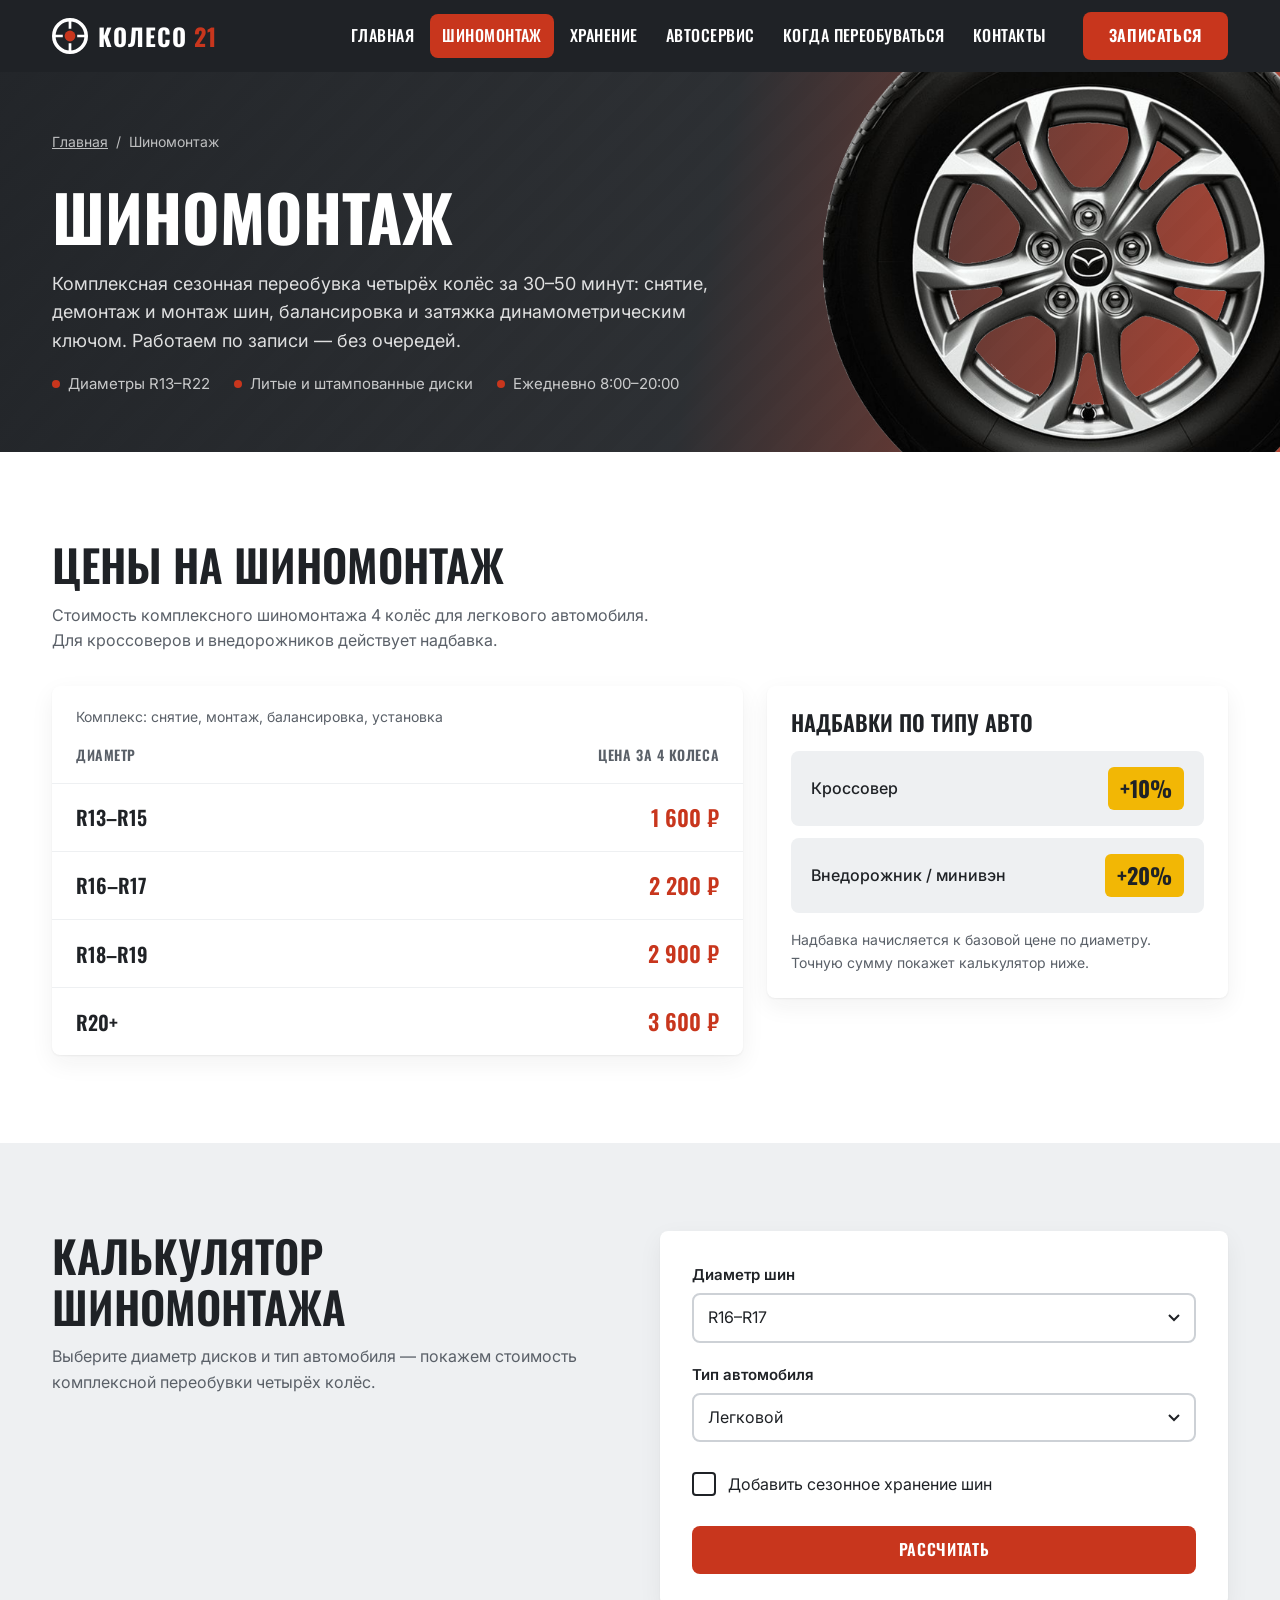
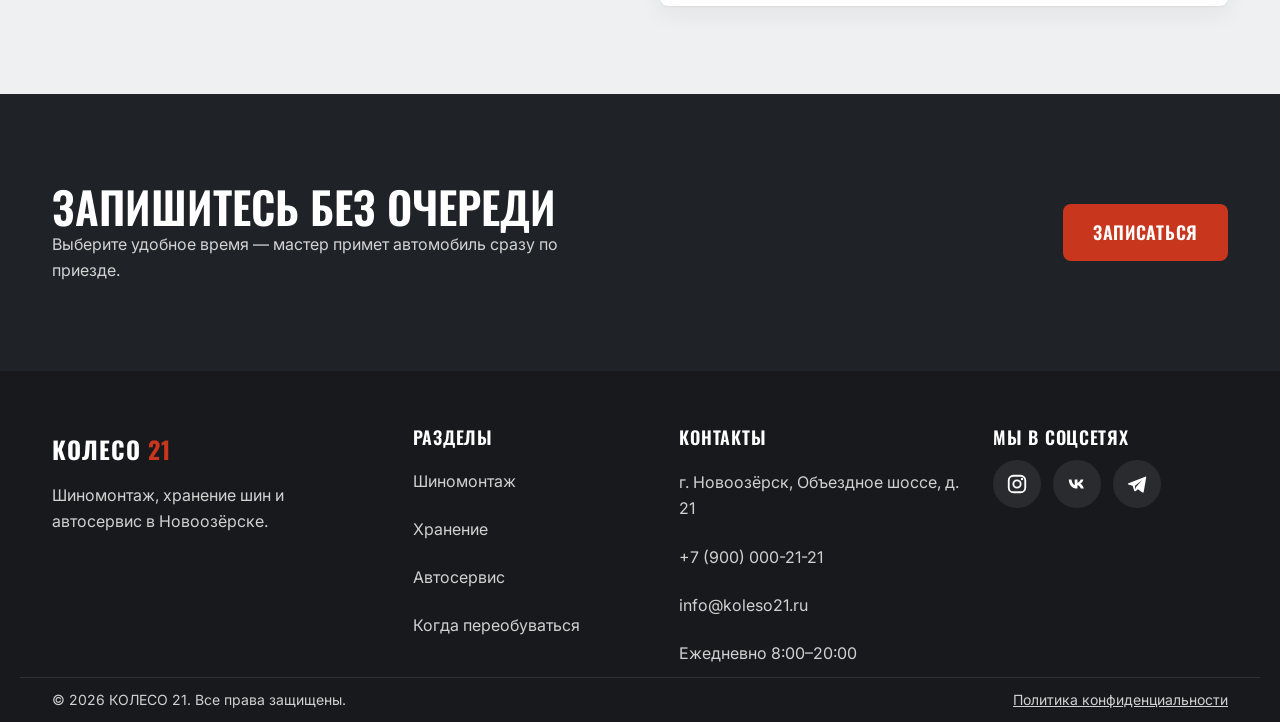
<file: tires.html>
<!DOCTYPE html>
<!-- saved from url=(0051)https://website-project-plan-21.v0.build/tires.html -->
<html lang="ru">
<head>
  <meta charset="UTF-8">
  <meta name="viewport" content="width=device-width, initial-scale=1">
  <title>Шиномонтаж в Новоозёрске — цены от 1 600 ₽ | КОЛЕСО 21</title>
  <meta name="description" content="Комплексный шиномонтаж 4 колёс в Новоозёрске: снятие, монтаж, балансировка. Цены по диаметру R13–R20+, онлайн-калькулятор и запись без очереди.">
  <meta name="theme-color" content="#1F2226">
  <link rel="icon" href="img/favicon.svg" type="image/svg+xml">
  <link rel="apple-touch-icon" href="img/favicon.svg">
  <meta property="og:type" content="website">
  <meta property="og:title" content="Шиномонтаж — КОЛЕСО 21">
  <meta property="og:description" content="Цены на шиномонтаж по диаметру дисков и онлайн-запись.">
  <meta property="og:locale" content="ru_RU">
  <meta property="og:image" content="img/og.jpg">

  <!-- Google Analytics 4: замените G-SKPXPFBT0C на реальный идентификатор -->
  <script async="" src="https://www.googletagmanager.com/gtag/js?id=G-SKPXPFBT0C"></script>
  <script>
    window.dataLayer = window.dataLayer || [];
    function gtag(){dataLayer.push(arguments);}
    gtag('js', new Date());
    gtag('config', 'G-SKPXPFBT0C');
  </script>

  <!-- Шрифты Oswald и Inter с кириллицей -->
  <link rel="preconnect" href="https://fonts.googleapis.com">
  <link rel="preconnect" href="https://fonts.gstatic.com" crossorigin>
  <link rel="stylesheet" href="https://fonts.googleapis.com/css2?family=Oswald:wght@500;600;700&family=Inter:wght@400;500;600&display=swap&subset=cyrillic">

  <!-- Твои локальные стили и скрипты -->
  <link rel="stylesheet" href="css/style.css">
  <script src="js/analytics.js" defer></script>
  <script src="js/main.js" defer></script>
  <script src="js/metrics.js" defer></script>

  <!-- Стили, специфичные для страницы «Шиномонтаж» (общий style.css не изменяется) -->
  <style>
    .page-head { background: var(--c-graphite); color: var(--c-white); }
    .page-head__inner { display: flex; flex-direction: column; align-items: flex-start; gap: 16px; padding-top: 48px; padding-bottom: 56px; }
    .breadcrumbs { display: flex; flex-wrap: wrap; gap: 8px; font-size: 14px; color: rgba(255,255,255,.7); }
    .breadcrumbs a { display: inline-flex; align-items: center; min-height: 44px; }
    .breadcrumbs li + li::before { content: "/"; margin-right: 8px; }
    .breadcrumbs li { display: flex; align-items: center; }
    .page-head__title { font-size: clamp(36px, 8vw, 64px); font-weight: 700; text-transform: uppercase; }
    .page-head__lead { font-size: 18px; max-width: 60ch; color: rgba(255,255,255,.85); text-wrap: pretty; }
    .page-head__list { display: flex; flex-wrap: wrap; gap: 8px 24px; color: rgba(255,255,255,.75); font-size: 15px; }
    .page-head__list li { display: flex; align-items: center; gap: 8px; }
    .page-head__list li::before { content: ""; width: 8px; height: 8px; border-radius: 50%; background: var(--c-red); }

    .prices { display: flex; flex-direction: column; gap: 24px; }
    .price-table-wrap { padding: 0; overflow: hidden; }
    .price-table { width: 100%; border-collapse: collapse; font-size: 16px; }
    .price-table caption { text-align: left; padding: 20px 24px 0; color: var(--c-muted); font-size: 14px; }
    .price-table th, .price-table td { padding: 16px 24px; text-align: left; border-bottom: 1px solid var(--c-gray); }
    .price-table thead th { font-family: var(--f-head); font-weight: 600; text-transform: uppercase; letter-spacing: .04em; font-size: 14px; color: var(--c-muted); }
    .price-table tbody th { font-family: var(--f-head); font-weight: 600; font-size: 20px; }
    .price-table td { text-align: right; font-family: var(--f-head); font-weight: 600; font-size: 22px; color: var(--c-red); white-space: nowrap; }
    .price-table thead th:last-child { text-align: right; }
    .price-table tbody tr:last-child th, .price-table tbody tr:last-child td { border-bottom: 0; }

    .surcharges { display: flex; flex-direction: column; gap: 16px; }
    .surcharges__title { font-size: 22px; font-weight: 600; text-transform: uppercase; }
    .surcharges__list { display: flex; flex-direction: column; gap: 12px; }
    .surcharge { display: flex; align-items: center; justify-content: space-between; gap: 16px; padding: 16px 20px; border-radius: var(--radius); background: var(--c-gray); }
    .surcharge__name { font-weight: 500; }
    .surcharge__value { font-family: var(--f-head); font-weight: 700; font-size: 22px; padding: 4px 12px; border-radius: 6px; background: var(--c-yellow); color: var(--c-graphite); white-space: nowrap; }
    .surcharges__note { font-size: 14px; color: var(--c-muted); }

    .booking { display: flex; flex-direction: column; align-items: flex-start; gap: 20px; }
    .booking__text { max-width: 56ch; color: rgba(255,255,255,.8); }

    @media (min-width: 768px) {
      .booking { flex-direction: row; align-items: center; justify-content: space-between; }
    }
    @media (min-width: 1024px) {
      .prices { display: grid; grid-template-columns: 3fr 2fr; align-items: start; }
    }
    @media (max-width: 479px) {
      .price-table th, .price-table td { padding: 14px 16px; }
      .price-table caption { padding: 16px 16px 0; }
      .price-table td { font-size: 20px; }
    }
  </style>
</head>
<body>
  <a class="skip-link" href="tires.html#main">Перейти к содержимому</a>

  <!-- ===== Шапка и меню ===== -->
  <header class="header">
    <div class="container header__inner">
      <a class="logo" href="index.html" aria-label="КОЛЕСО 21 — на главную">
        <svg class="logo__icon" viewBox="0 0 40 40" width="36" height="36" aria-hidden="true">
          <circle cx="20" cy="20" r="18" fill="none" stroke="currentColor" stroke-width="4"></circle>
          <circle cx="20" cy="20" r="6" fill="#C8361D"></circle>
          <path d="M20 2v10M20 28v10M2 20h10M28 20h10" stroke="currentColor" stroke-width="3"></path>
        </svg>
        <span class="logo__text">КОЛЕСО <span class="logo__accent">21</span></span>
      </a>

      <button class="burger" type="button" aria-expanded="false" aria-controls="main-nav" aria-label="Открыть меню">
        <span class="burger__line"></span>
        <span class="burger__line"></span>
        <span class="burger__line"></span>
      </button>

      <nav class="nav" id="main-nav" aria-label="Основное меню">
        <ul class="nav__list">
          <li><a class="nav__link" href="index.html">Главная</a></li>
          <li><a class="nav__link is-active" href="tires.html" aria-current="page">Шиномонтаж</a></li>
          <li><a class="nav__link" href="storage.html">Хранение</a></li>
          <li><a class="nav__link" href="services.html">Автосервис</a></li>
          <li><a class="nav__link" href="winter-tips.html">Когда переобуваться</a></li>
          <li><a class="nav__link" href="contacts.html">Контакты</a></li>
        </ul>
        <a class="btn btn--primary nav__cta" href="contacts.html?service=tires#booking" data-event="cta_click" data-button-name="header_booking" data-page-section="header">Записаться</a>
      </nav>
    </div>
  </header>

  <main id="main">
    <!-- ===== Заголовок страницы ===== -->
    <section class="page-head" aria-labelledby="page-title" style="background: 
          url('img/wheel.webp') right -10% center / auto 140% no-repeat, 
          linear-gradient(100deg, rgba(31,34,38,.96) 0%, rgba(31,34,38,.85) 55%, rgba(200,54,29,.75) 100%), 
          repeating-linear-gradient(135deg, rgba(42,46,51,.6) 0 14px, rgba(31,34,38,.6) 14px 28px);">
      <div class="container page-head__inner">
        <nav aria-label="Хлебные крошки">
          <ol class="breadcrumbs">
            <li><a href="index.html">Главная</a></li>
            <li><span aria-current="page">Шиномонтаж</span></li>
          </ol>
        </nav>
        <h1 class="page-head__title" id="page-title">Шиномонтаж</h1>
        <p class="page-head__lead">Комплексная сезонная переобувка четырёх колёс за 30–50 минут: снятие, демонтаж и монтаж шин, балансировка и затяжка динамометрическим ключом. Работаем по записи — без очередей.</p>
        <ul class="page-head__list">
          <li>Диаметры R13–R22</li>
          <li>Литые и штампованные диски</li>
          <li>Ежедневно 8:00–20:00</li>
        </ul>
      </div>
    </section>

    <!-- ===== Цены ===== -->
    <section class="section" id="prices" aria-labelledby="prices-title">
      <div class="container">
        <h2 class="section__title" id="prices-title">Цены на шиномонтаж</h2>
        <p class="section__lead">Стоимость комплексного шиномонтажа 4 колёс для легкового автомобиля. Для кроссоверов и внедорожников действует надбавка.</p>

        <div class="prices">
          <div class="card price-table-wrap">
            <table class="price-table">
              <caption>Комплекс: снятие, монтаж, балансировка, установка</caption>
              <thead>
                <tr>
                  <th scope="col">Диаметр</th>
                  <th scope="col">Цена за 4 колеса</th>
                </tr>
              </thead>
              <tbody>
                <tr data-event="service_view" data-service-name="Шиномонтаж R13-R15" data-page-section="prices">
                  <th scope="row">R13–R15</th>
                  <td>1 600 ₽</td>
                </tr>
                <tr data-event="service_view" data-service-name="Шиномонтаж R16-R17" data-page-section="prices">
                  <th scope="row">R16–R17</th>
                  <td>2 200 ₽</td>
                </tr>
                <tr data-event="service_view" data-service-name="Шиномонтаж R18-R19" data-page-section="prices">
                  <th scope="row">R18–R19</th>
                  <td>2 900 ₽</td>
                </tr>
                <tr data-event="service_view" data-service-name="Шиномонтаж R20+" data-page-section="prices">
                  <th scope="row">R20+</th>
                  <td>3 600 ₽</td>
                </tr>
              </tbody>
            </table>
          </div>

          <aside class="card surcharges" aria-labelledby="surcharges-title">
            <h3 class="surcharges__title" id="surcharges-title">Надбавки по типу авто</h3>
            <ul class="surcharges__list">
              <li class="surcharge">
                <span class="surcharge__name">Кроссовер</span>
                <span class="surcharge__value">+10%</span>
              </li>
              <li class="surcharge">
                <span class="surcharge__name">Внедорожник / минивэн</span>
                <span class="surcharge__value">+20%</span>
              </li>
            </ul>
            <p class="surcharges__note">Надбавка начисляется к базовой цене по диаметру. Точную сумму покажет калькулятор ниже.</p>
          </aside>
        </div>
      </div>
    </section>

    <!-- ===== Калькулятор ===== -->
    <section class="section section--gray" id="calculator" aria-labelledby="calc-title">
      <div class="container calc">
        <div class="calc__intro">
          <h2 class="section__title" id="calc-title">Калькулятор шиномонтажа</h2>
          <p class="section__lead">Выберите диаметр дисков и тип автомобиля — покажем стоимость комплексной переобувки четырёх колёс.</p>
        </div>

        <form class="calc__form card" id="calc-form" novalidate="">
          <div class="field">
            <label class="field__label" for="rim-size">Диаметр шин</label>
            <select class="field__control" id="rim-size" name="rim_size" required="">
              <option value="R13-R15">R13–R15</option>
              <option value="R16-R17" selected="">R16–R17</option>
              <option value="R18-R19">R18–R19</option>
              <option value="R20+">R20+</option>
            </select>
          </div>

          <div class="field">
            <label class="field__label" for="car-type">Тип автомобиля</label>
            <select class="field__control" id="car-type" name="car_type" required="">
              <option value="легковой" selected="">Легковой</option>
              <option value="кроссовер">Кроссовер</option>
              <option value="внедорожник">Внедорожник / минивэн</option>
            </select>
          </div>

          <label class="checkbox">
            <input class="checkbox__input" type="checkbox" id="add-storage" name="add_storage">
            <span class="checkbox__box" aria-hidden="true"></span>
            <span class="checkbox__text">Добавить сезонное хранение шин</span>
          </label>

          <button class="btn btn--primary btn--block" type="submit" data-event="tire_calc" data-button-name="calc_submit" data-page-section="calculator">Рассчитать</button>

          <div class="calc__result" id="calc-result" aria-live="polite" hidden="">
            <div class="calc__row">
              <span>Комплексный шиномонтаж</span>
              <strong class="calc__price" id="result-package">0 ₽</strong>
            </div>
            <div class="calc__row" id="result-storage-row" hidden="">
              <span>Хранение шин (сезон)</span>
              <strong class="calc__price" id="result-storage">0 ₽</strong>
            </div>
            <div class="calc__row calc__row--total">
              <span>Итого</span>
              <strong class="calc__price calc__price--total" id="result-total">0 ₽</strong>
            </div>
            <p class="calc__note">Цена ориентировочная, включает снятие, монтаж, балансировку и установку 4 колёс.</p>
            <a class="btn btn--primary btn--block" id="calc-book-btn" href="contacts.html#booking" style="margin-top: 16px;" data-event="cta_click" data-button-name="calc_booking" data-page-section="calculator">Записаться с этим расчётом</a>
          </div>
        </form>
      </div>
    </section>

    <!-- ===== Запись ===== -->
    <section class="section section--dark" id="booking" aria-labelledby="booking-title">
      <div class="container booking">
        <div>
          <h2 class="section__title" id="booking-title">Запишитесь без очереди</h2>
          <p class="booking__text">Выберите удобное время — мастер примет автомобиль сразу по приезде.</p>
        </div>
        <a class="btn btn--primary btn--lg" href="contacts.html?service=tires#booking" data-event="cta_click" data-button-name="tires_booking" data-page-section="booking">Записаться</a>
      </div>
    </section>
  </main>

  <!-- ===== Подвал ===== -->
  <footer class="footer">
    <div class="container footer__grid">
      <div class="footer__col">
        <a class="logo logo--light" href="index.html" aria-label="КОЛЕСО 21 — на главную">
          <span class="logo__text">КОЛЕСО <span class="logo__accent">21</span></span>
        </a>
        <p class="footer__about">Шиномонтаж, хранение шин и автосервис в Новоозёрске.</p>
      </div>

      <nav class="footer__col" aria-label="Навигация в подвале">
        <h2 class="footer__title">Разделы</h2>
        <ul class="footer__list">
          <li><a href="tires.html" aria-current="page">Шиномонтаж</a></li>
          <li><a href="storage.html">Хранение</a></li>
          <li><a href="services.html">Автосервис</a></li>
          <li><a href="winter-tips.html">Когда переобуваться</a></li>
        </ul>
      </nav>

      <address class="footer__col">
        <h2 class="footer__title">Контакты</h2>
        <ul class="footer__list">
          <li>г. Новоозёрск, Объездное шоссе, д. 21</li>
          <li><a href="tel:+79000002121" data-event="contact_click" data-button-name="footer_phone" data-page-section="footer">+7 (900) 000-21-21</a></li>
          <li><a href="mailto:info@koleso21.ru">info@koleso21.ru</a></li>
          <li>Ежедневно 8:00–20:00</li>
        </ul>
      </address>

      <div class="footer__col">
        <h2 class="footer__title">Мы в соцсетях</h2>
        <ul class="socials">
          <li>
            <a class="socials__link" href="https://instagram.com/" target="_blank" rel="noopener noreferrer" data-event="social_click" data-network="instagram" data-page-section="footer" aria-label="Instagram">
              <svg viewBox="0 0 24 24" width="22" height="22" aria-hidden="true"><rect x="3" y="3" width="18" height="18" rx="5" fill="none" stroke="currentColor" stroke-width="2"></rect><circle cx="12" cy="12" r="4" fill="none" stroke="currentColor" stroke-width="2"></circle><circle cx="17.5" cy="6.5" r="1.3" fill="currentColor"></circle></svg>
            </a>
          </li>
          <li>
            <a class="socials__link" href="https://vk.ru/club242812364" target="_blank" rel="noopener noreferrer" data-event="social_click" data-network="vk" data-page-section="footer" aria-label="ВКонтакте">
              <svg viewBox="0 0 24 24" width="22" height="22" aria-hidden="true"><path d="M3 7h3c.4 3.5 2 5.5 3.5 6V7h3v3.5c1.5-.2 3-2 3.5-3.5h3c-.5 2.2-2.2 4-3.4 4.8 1.2.6 3.1 2.2 3.9 5.2h-3.3c-.7-2-2.2-3.5-3.7-3.7V17H12c-5 0-8.6-3.5-9-10z" fill="currentColor"></path></svg>
            </a>
          </li>
          <li>
            <a class="socials__link" href="https://t.me/koleso21_SHADOW" target="_blank" rel="noopener noreferrer" data-event="social_click" data-network="telegram" data-page-section="footer" aria-label="Telegram">
              <svg viewBox="0 0 24 24" width="22" height="22" aria-hidden="true"><path d="M21 4 2.8 11.1c-1 .4-1 1.2-.2 1.5l4.6 1.4 1.8 5.4c.2.6.9.8 1.4.4l2.6-2.1 4.8 3.5c.6.4 1.4.1 1.5-.6L22 5.2c.2-.9-.4-1.5-1-1.2zM9.5 14.2l8-6.2-6.5 7.2-.3 2.8-1.2-3.8z" fill="currentColor"></path></svg>
            </a>
          </li>
        </ul>
      </div>
    </div>

    <div class="container footer__bottom">
      <p>© 2026 КОЛЕСО 21. Все права защищены.</p>
      <a href="privacy.html">Политика конфиденциальности</a>
    </div>
  </footer>


</body></html>
</file>
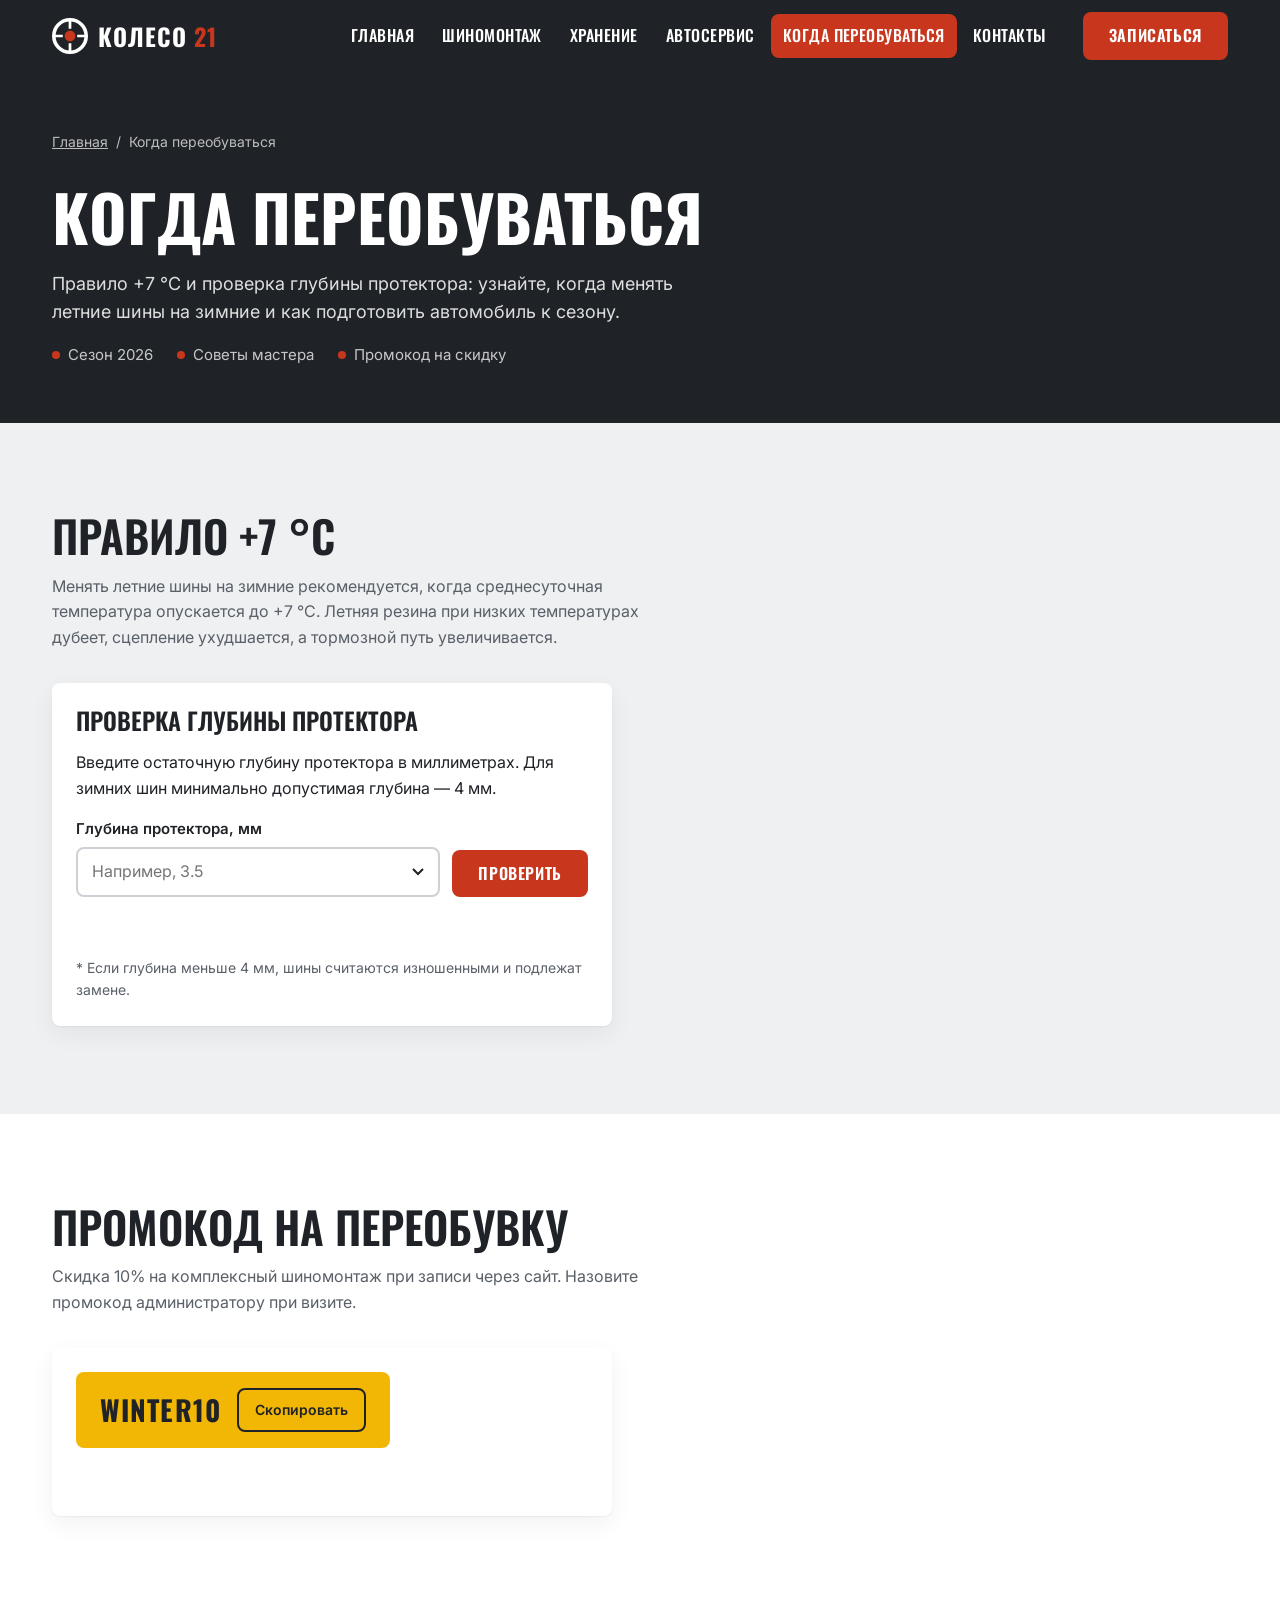
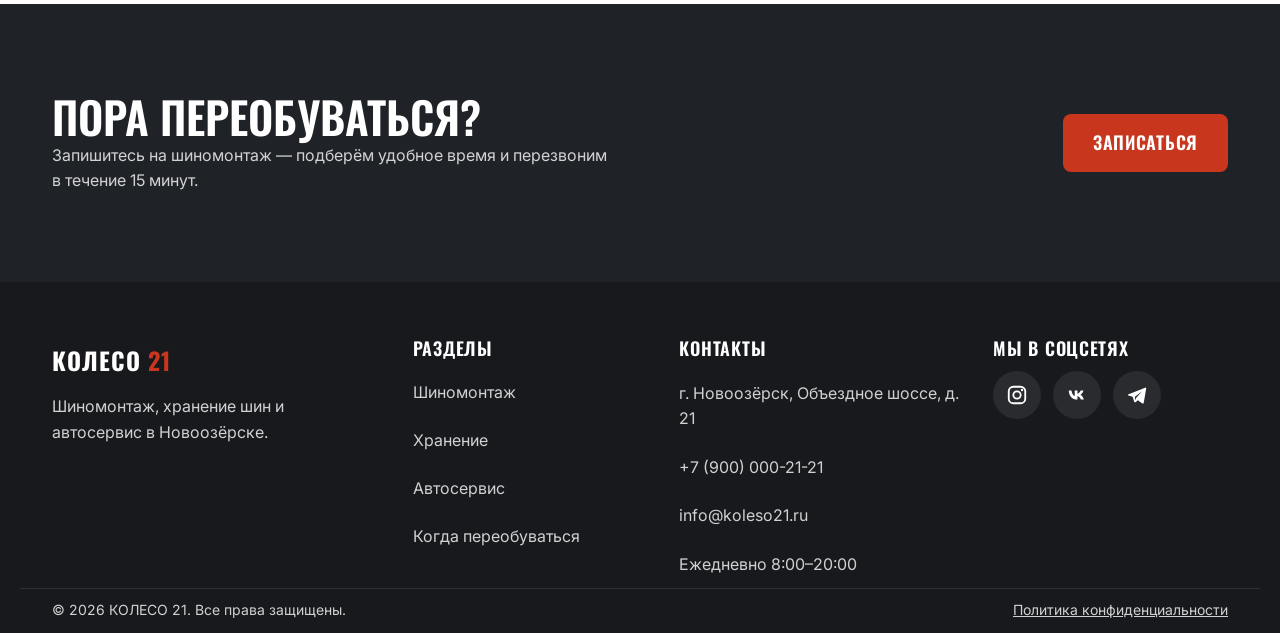
<file: winter-tips.html>
<!DOCTYPE html>
<html lang="ru">
<head>
  <meta charset="UTF-8">
  <meta name="viewport" content="width=device-width, initial-scale=1">
  <title>Когда менять шины на зимние: правило +7 °C — КОЛЕСО 21</title>
  <meta name="description" content="Узнайте, когда переобуваться на зимние шины. Правило +7 °C, проверка глубины протектора и промокод WINTER10 на шиномонтаж в Новоозёрске.">
  <meta name="theme-color" content="#1F2226">
  <link rel="icon" href="img/favicon.svg" type="image/svg+xml">
  <link rel="apple-touch-icon" href="img/favicon.svg">
  <meta property="og:type" content="article">
  <meta property="og:title" content="Когда переобуваться — КОЛЕСО 21">
  <meta property="og:description" content="Правило +7 °C, проверка протектора и промокод на шиномонтаж.">
  <meta property="og:locale" content="ru_RU">
  <meta property="og:image" content="img/og.jpg">

  <!-- Google Analytics 4: замените G-SKPXPFBT0C на реальный идентификатор -->
  <script async="" src="https://www.googletagmanager.com/gtag/js?id=G-SKPXPFBT0C"></script>
  <script>
    window.dataLayer = window.dataLayer || [];
    function gtag(){dataLayer.push(arguments);}
    gtag('js', new Date());
    gtag('config', 'G-SKPXPFBT0C');
  </script>

  <!-- Шрифты Oswald и Inter с кириллицей -->
  <link rel="preconnect" href="https://fonts.googleapis.com">
  <link rel="preconnect" href="https://fonts.gstatic.com" crossorigin>
  <link rel="stylesheet" href="https://fonts.googleapis.com/css2?family=Oswald:wght@500;600;700&family=Inter:wght@400;500;600&display=swap&subset=cyrillic">

  <!-- Твои локальные стили и скрипты -->
  <link rel="stylesheet" href="css/style.css">
  <script src="js/analytics.js" defer></script>
  <script src="js/main.js" defer></script>
  <script src="js/metrics.js" defer></script>

  <!-- Стили, специфичные для страницы «Когда переобуваться» -->
  <style>
    .page-head { background: var(--c-graphite); color: var(--c-white); }
    .page-head__inner { display: flex; flex-direction: column; align-items: flex-start; gap: 16px; padding-top: 48px; padding-bottom: 56px; }
    .breadcrumbs { display: flex; flex-wrap: wrap; gap: 8px; font-size: 14px; color: rgba(255,255,255,.7); }
    .breadcrumbs a { display: inline-flex; align-items: center; min-height: 44px; }
    .breadcrumbs li + li::before { content: "/"; margin-right: 8px; }
    .breadcrumbs li { display: flex; align-items: center; }
    .page-head__title { font-size: clamp(36px, 8vw, 64px); font-weight: 700; text-transform: uppercase; }
    .page-head__lead { font-size: 18px; max-width: 60ch; color: rgba(255,255,255,.85); text-wrap: pretty; }
    .page-head__list { display: flex; flex-wrap: wrap; gap: 8px 24px; color: rgba(255,255,255,.75); font-size: 15px; }
    .page-head__list li { display: flex; align-items: center; gap: 8px; }
    .page-head__list li::before { content: ""; width: 8px; height: 8px; border-radius: 50%; background: var(--c-red); }

    .tread-check { display: flex; flex-direction: column; gap: 16px; max-width: 560px; }
    .tread-check__row { display: flex; flex-direction: column; gap: 12px; }
    @media (min-width: 480px) { .tread-check__row { flex-direction: row; align-items: flex-end; } }
    .tread-check .field { flex: 1; }
    .tread-check__result { font-weight: 600; font-size: 18px; min-height: 28px; }
    .tread-check__result--replace { color: var(--c-red); }
    .tread-check__result--ok { color: #1a7f37; }
    .tread-check__hint { font-size: 14px; color: var(--c-muted); }

    .promo { display: flex; flex-direction: column; align-items: flex-start; gap: 20px; max-width: 560px; }
    .promo__code { display: flex; align-items: center; gap: 16px; flex-wrap: wrap; padding: 16px 24px; border-radius: var(--radius); background: var(--c-yellow); color: var(--c-graphite); font-family: var(--f-head); font-weight: 700; font-size: 28px; letter-spacing: .04em; }
    .promo__copy { font-family: var(--f-body); font-weight: 600; font-size: 14px; padding: 8px 16px; border: 2px solid var(--c-graphite); border-radius: var(--radius); background: transparent; color: var(--c-graphite); cursor: pointer; min-height: 44px; }
    .promo__copy:hover { background: var(--c-graphite); color: var(--c-white); }
    .promo__feedback { font-size: 15px; color: #1a7f37; font-weight: 500; min-height: 24px; }

    .booking { display: flex; flex-direction: column; align-items: flex-start; gap: 20px; }
    .booking__text { max-width: 56ch; color: rgba(255,255,255,.8); }
    @media (min-width: 768px) { .booking { flex-direction: row; align-items: center; justify-content: space-between; } }
  </style>
</head>
<body>
  <a class="skip-link" href="winter-tips.html#main">Перейти к содержимому</a>

  <!-- ===== Шапка и меню ===== -->
  <header class="header">
    <div class="container header__inner">
      <a class="logo" href="index.html" aria-label="КОЛЕСО 21 — на главную">
        <svg class="logo__icon" viewBox="0 0 40 40" width="36" height="36" aria-hidden="true">
          <circle cx="20" cy="20" r="18" fill="none" stroke="currentColor" stroke-width="4"></circle>
          <circle cx="20" cy="20" r="6" fill="#C8361D"></circle>
          <path d="M20 2v10M20 28v10M2 20h10M28 20h10" stroke="currentColor" stroke-width="3"></path>
        </svg>
        <span class="logo__text">КОЛЕСО <span class="logo__accent">21</span></span>
      </a>

      <button class="burger" type="button" aria-expanded="false" aria-controls="main-nav" aria-label="Открыть меню">
        <span class="burger__line"></span>
        <span class="burger__line"></span>
        <span class="burger__line"></span>
      </button>

      <nav class="nav" id="main-nav" aria-label="Основное меню">
        <ul class="nav__list">
          <li><a class="nav__link" href="index.html">Главная</a></li>
          <li><a class="nav__link" href="tires.html">Шиномонтаж</a></li>
          <li><a class="nav__link" href="storage.html">Хранение</a></li>
          <li><a class="nav__link" href="services.html">Автосервис</a></li>
          <li><a class="nav__link is-active" href="winter-tips.html" aria-current="page">Когда переобуваться</a></li>
          <li><a class="nav__link" href="contacts.html">Контакты</a></li>
        </ul>
        <a class="btn btn--primary nav__cta" href="contacts.html?service=tires#booking" data-event="cta_click" data-button-name="header_booking" data-page-section="header">Записаться</a>
      </nav>
    </div>
  </header>

  <main id="main">
    <!-- ===== Заголовок страницы ===== -->
    <section class="page-head" aria-labelledby="page-title">
      <div class="container page-head__inner">
        <nav aria-label="Хлебные крошки">
          <ol class="breadcrumbs">
            <li><a href="index.html">Главная</a></li>
            <li><span aria-current="page">Когда переобуваться</span></li>
          </ol>
        </nav>
        <h1 class="page-head__title" id="page-title">Когда переобуваться</h1>
        <p class="page-head__lead">Правило +7 °C и проверка глубины протектора: узнайте, когда менять летние шины на зимние и как подготовить автомобиль к сезону.</p>
        <ul class="page-head__list">
          <li>Сезон 2026</li>
          <li>Советы мастера</li>
          <li>Промокод на скидку</li>
        </ul>
      </div>
    </section>

    <!-- ===== Правило +7 °C и проверка протектора ===== -->
    <section class="section section--gray" aria-labelledby="rule-title">
      <div class="container">
        <h2 class="section__title" id="rule-title">Правило +7 °С</h2>
        <p class="section__lead">Менять летние шины на зимние рекомендуется, когда среднесуточная температура опускается до +7 °C. Летняя резина при низких температурах дубеет, сцепление ухудшается, а тормозной путь увеличивается.</p>

        <div class="card tread-check">
          <h3 class="section__title" style="font-size: 24px;">Проверка глубины протектора</h3>
          <p>Введите остаточную глубину протектора в миллиметрах. Для зимних шин минимально допустимая глубина — 4 мм.</p>
          <div class="tread-check__row">
            <div class="field">
              <label class="field__label" for="tread-depth">Глубина протектора, мм</label>
              <input class="field__control" type="number" id="tread-depth" step="0.1" min="0" max="20" placeholder="Например, 3.5" style="padding-right: 14px;">
            </div>
            <button class="btn btn--primary" type="button" id="check-tread">Проверить</button>
          </div>
          <p class="tread-check__result" id="tread-result" aria-live="polite"></p>
          <p class="tread-check__hint">* Если глубина меньше 4 мм, шины считаются изношенными и подлежат замене.</p>
        </div>
      </div>
    </section>

    <!-- ===== Промокод ===== -->
    <section class="section" aria-labelledby="promo-title">
      <div class="container">
        <h2 class="section__title" id="promo-title">Промокод на переобувку</h2>
        <p class="section__lead">Скидка 10% на комплексный шиномонтаж при записи через сайт. Назовите промокод администратору при визите.</p>

        <div class="card promo">
          <div class="promo__code">
            <span>WINTER10</span>
            <button class="promo__copy" type="button" id="copy-promo">Скопировать</button>
          </div>
          <p class="promo__feedback" id="promo-feedback" aria-live="polite"></p>
        </div>
      </div>
    </section>

    <!-- ===== Запись ===== -->
    <section class="section section--dark" id="booking" aria-labelledby="booking-title">
      <div class="container booking">
        <div>
          <h2 class="section__title" id="booking-title">Пора переобуваться?</h2>
          <p class="booking__text">Запишитесь на шиномонтаж — подберём удобное время и перезвоним в течение 15 минут.</p>
        </div>
        <a class="btn btn--primary btn--lg" href="contacts.html?service=tires#booking" data-event="cta_click" data-button-name="winter_booking" data-page-section="booking">Записаться</a>
      </div>
    </section>
  </main>

  <!-- ===== Подвал ===== -->
  <footer class="footer">
    <div class="container footer__grid">
      <div class="footer__col">
        <a class="logo logo--light" href="index.html" aria-label="КОЛЕСО 21 — на главную">
          <span class="logo__text">КОЛЕСО <span class="logo__accent">21</span></span>
        </a>
        <p class="footer__about">Шиномонтаж, хранение шин и автосервис в Новоозёрске.</p>
      </div>

      <nav class="footer__col" aria-label="Навигация в подвале">
        <h2 class="footer__title">Разделы</h2>
        <ul class="footer__list">
          <li><a href="tires.html">Шиномонтаж</a></li>
          <li><a href="storage.html">Хранение</a></li>
          <li><a href="services.html">Автосервис</a></li>
          <li><a href="winter-tips.html" aria-current="page">Когда переобуваться</a></li>
        </ul>
      </nav>

      <address class="footer__col">
        <h2 class="footer__title">Контакты</h2>
        <ul class="footer__list">
          <li>г. Новоозёрск, Объездное шоссе, д. 21</li>
          <li><a href="tel:+79000002121" data-event="contact_click" data-button-name="footer_phone" data-page-section="footer">+7 (900) 000-21-21</a></li>
          <li><a href="mailto:info@koleso21.ru">info@koleso21.ru</a></li>
          <li>Ежедневно 8:00–20:00</li>
        </ul>
      </address>

      <div class="footer__col">
        <h2 class="footer__title">Мы в соцсетях</h2>
        <ul class="socials">
          <li>
            <a class="socials__link" href="https://instagram.com/" target="_blank" rel="noopener noreferrer" data-event="social_click" data-network="instagram" data-page-section="footer" aria-label="Instagram">
              <svg viewBox="0 0 24 24" width="22" height="22" aria-hidden="true"><rect x="3" y="3" width="18" height="18" rx="5" fill="none" stroke="currentColor" stroke-width="2"></rect><circle cx="12" cy="12" r="4" fill="none" stroke="currentColor" stroke-width="2"></circle><circle cx="17.5" cy="6.5" r="1.3" fill="currentColor"></circle></svg>
            </a>
          </li>
          <li>
            <a class="socials__link" href="https://vk.ru/club242812364" target="_blank" rel="noopener noreferrer" data-event="social_click" data-network="vk" data-page-section="footer" aria-label="ВКонтакте">
              <svg viewBox="0 0 24 24" width="22" height="22" aria-hidden="true"><path d="M3 7h3c.4 3.5 2 5.5 3.5 6V7h3v3.5c1.5-.2 3-2 3.5-3.5h3c-.5 2.2-2.2 4-3.4 4.8 1.2.6 3.1 2.2 3.9 5.2h-3.3c-.7-2-2.2-3.5-3.7-3.7V17H12c-5 0-8.6-3.5-9-10z" fill="currentColor"></path></svg>
            </a>
          </li>
          <li>
            <a class="socials__link" href="https://t.me/koleso21_SHADOW" target="_blank" rel="noopener noreferrer" data-event="social_click" data-network="telegram" data-page-section="footer" aria-label="Telegram">
              <svg viewBox="0 0 24 24" width="22" height="22" aria-hidden="true"><path d="M21 4 2.8 11.1c-1 .4-1 1.2-.2 1.5l4.6 1.4 1.8 5.4c.2.6.9.8 1.4.4l2.6-2.1 4.8 3.5c.6.4 1.4.1 1.5-.6L22 5.2c.2-.9-.4-1.5-1-1.2zM9.5 14.2l8-6.2-6.5 7.2-.3 2.8-1.2-3.8z" fill="currentColor"></path></svg>
            </a>
          </li>
        </ul>
      </div>
    </div>

    <div class="container footer__bottom">
      <p>© 2026 КОЛЕСО 21. Все права защищены.</p>
      <a href="privacy.html">Политика конфиденциальности</a>
    </div>
  </footer>

  <!-- Скрипт для страницы: проверка протектора и копирование промокода -->
  <script>
    (function () {
        'use strict';

        // Проверка глубины протектора
        var checkBtn = document.getElementById('check-tread');
        var treadInput = document.getElementById('tread-depth');
        var resultEl = document.getElementById('tread-result');

        if (checkBtn && treadInput && resultEl) {
            checkBtn.addEventListener('click', function () {
            var raw = treadInput.value.trim().replace(',', '.');
            var value = parseFloat(raw);

            if (isNaN(value) || value < 0 || value > 20) {
                resultEl.textContent = 'Введите корректное значение глубины (от 0 до 20 мм).';
                resultEl.className = 'tread-check__result tread-check__result--replace';
                return;
            }

            var isReplace = value < 4;
            var resultText = isReplace ? 'Шины пора менять' : 'Глубина протектора достаточная';
            var resultClass = isReplace ? 'tread-check__result--replace' : 'tread-check__result--ok';

            resultEl.textContent = resultText;
            resultEl.className = 'tread-check__result ' + resultClass;

            if (window.trackCustomEvent) {
                window.trackCustomEvent('tread_check', {
                tread_mm: value,
                tread_result: isReplace ? 'replace' : 'ok'
                });
            }
            });
        }

        // Копирование промокода
        var copyBtn = document.getElementById('copy-promo');
        var feedbackEl = document.getElementById('promo-feedback');

        if (copyBtn && feedbackEl) {
            copyBtn.addEventListener('click', function () {
            var promo = 'WINTER10';

            function showFeedback(msg) {
                feedbackEl.textContent = msg;
                setTimeout(function () { feedbackEl.textContent = ''; }, 2500);
            }

            if (navigator.clipboard && navigator.clipboard.writeText) {
                navigator.clipboard.writeText(promo).then(function () {
                showFeedback('Промокод скопирован: ' + promo);
                }).catch(function () {
                showFeedback('Не удалось скопировать. Промокод: ' + promo);
                });
            } else {
                var textarea = document.createElement('textarea');
                textarea.value = promo;
                document.body.appendChild(textarea);
                textarea.select();
                try { document.execCommand('copy'); showFeedback('Промокод скопирован: ' + promo); } 
                catch (e) { showFeedback('Не удалось скопировать. Промокод: ' + promo); }
                document.body.removeChild(textarea);
            }

            if (window.trackCustomEvent) {
                window.trackCustomEvent('promo_copy', { promo_code: promo });
            }
            });
        }
        })();
  </script>

</body>
</html>
</file>
<file: css/style.css>
/* ===== Дизайн-токены ===== */
:root {
  --c-red: #C8361D;
  --c-red-dark: #A82C17;
  --c-graphite: #1F2226;
  --c-gray: #EEF0F2;
  --c-yellow: #F2B705;
  --c-white: #FFFFFF;
  --c-muted: #5A6068;

  --f-head: Oswald, "Arial Narrow", sans-serif;
  --f-body: Inter, system-ui, Arial, sans-serif;

  --radius: 8px;
  --header-h: 72px;
}

/* ===== Сброс ===== */
*, *::before, *::after { box-sizing: border-box; }
html { scroll-behavior: smooth; scroll-padding-top: var(--header-h); }
body {
  margin: 0;
  font-family: var(--f-body);
  font-size: 16px;
  line-height: 1.6;
  color: var(--c-graphite);
  background: var(--c-white);
}
body.is-locked { overflow: hidden; }
h1, h2, h3 { font-family: var(--f-head); line-height: 1.15; margin: 0; text-wrap: balance; }
p { margin: 0; }
ul, ol { margin: 0; padding: 0; list-style: none; }
a { color: inherit; }
img, svg { display: block; max-width: 100%; }
address { font-style: normal; }
:focus-visible { outline: 3px solid var(--c-yellow); outline-offset: 2px; }

.skip-link {
  position: absolute; left: 8px; top: -60px; z-index: 100;
  padding: 12px 16px; background: var(--c-yellow); color: var(--c-graphite); font-weight: 600;
}
.skip-link:focus { top: 8px; }

.container { width: 100%; max-width: 1240px; margin: 0 auto; padding: 0 20px; }

/* ===== Кнопки ===== */
.btn {
  display: inline-flex; align-items: center; justify-content: center; gap: 8px;
  min-width: 44px; min-height: 44px; padding: 12px 24px;
  font-family: var(--f-head); font-weight: 600; font-size: 16px; letter-spacing: .04em;
  text-transform: uppercase; text-decoration: none; line-height: 1.2;
  border: 2px solid transparent; border-radius: var(--radius); cursor: pointer;
  transition: background-color .2s, color .2s, border-color .2s, transform .1s;
}
.btn:active { transform: translateY(1px); }
.btn--primary { background: var(--c-red); color: var(--c-white); }
.btn--primary:hover { background: var(--c-red-dark); }
.btn--secondary { background: transparent; color: var(--c-graphite); border-color: var(--c-graphite); }
.btn--secondary:hover { background: var(--c-graphite); color: var(--c-white); }
.btn--ghost { background: transparent; color: var(--c-white); border-color: rgba(255,255,255,.6); }
.btn--ghost:hover { background: var(--c-white); color: var(--c-graphite); }
.btn--lg { min-height: 56px; padding: 16px 28px; font-size: 18px; }
.btn--block { width: 100%; }

.badge {
  display: inline-block; padding: 4px 12px; border-radius: 999px;
  background: var(--c-yellow); color: var(--c-graphite);
  font-family: var(--f-head); font-weight: 600; font-size: 14px; text-transform: uppercase; letter-spacing: .06em;
}

.card { background: var(--c-white); border-radius: var(--radius); padding: 24px; box-shadow: 0 1px 2px rgba(31,34,38,.06), 0 8px 24px rgba(31,34,38,.06); }

/* ===== Шапка ===== */
.header { position: sticky; top: 0; z-index: 50; background: var(--c-graphite); color: var(--c-white); }
.header__inner { display: flex; align-items: center; justify-content: space-between; min-height: var(--header-h); gap: 16px; }

.logo { display: inline-flex; align-items: center; gap: 10px; min-height: 44px; text-decoration: none; color: var(--c-white); }
.logo__text { font-family: var(--f-head); font-weight: 700; font-size: 24px; letter-spacing: .04em; }
.logo__accent { color: var(--c-red); }

.burger {
  display: inline-flex; flex-direction: column; justify-content: center; align-items: center; gap: 5px;
  width: 44px; height: 44px; padding: 0; background: transparent; border: 0; cursor: pointer; color: var(--c-white);
}
.burger__line { width: 24px; height: 2px; background: currentColor; transition: transform .2s, opacity .2s; }
.burger[aria-expanded="true"] .burger__line:nth-child(1) { transform: translateY(7px) rotate(45deg); }
.burger[aria-expanded="true"] .burger__line:nth-child(2) { opacity: 0; }
.burger[aria-expanded="true"] .burger__line:nth-child(3) { transform: translateY(-7px) rotate(-45deg); }

/* Мобильное меню: полноэкранная панель */
.nav {
  position: fixed; inset: var(--header-h) 0 0 0; z-index: 49;
  display: flex; flex-direction: column; gap: 24px; padding: 24px 20px;
  background: var(--c-graphite); overflow-y: auto;
  transform: translateX(100%); visibility: hidden; transition: transform .25s, visibility .25s;
}
.nav.is-open { transform: none; visibility: visible; }
.nav__list { display: flex; flex-direction: column; }
.nav__link {
  display: flex; align-items: center; min-height: 52px; padding: 0 4px;
  font-family: var(--f-head); font-size: 22px; font-weight: 500; text-transform: uppercase; letter-spacing: .03em;
  text-decoration: none; border-bottom: 1px solid rgba(255,255,255,.1);
}
.nav__link:hover { color: var(--c-yellow); }
.nav__link.is-active { color: var(--c-red); }

/* ===== Главный экран ===== */
/* ===== Главный экран ===== */
.hero {
  color: var(--c-white);
  position: relative;
  isolation: isolate;
  overflow: hidden;
}

.hero__bg {
  position: absolute;
  inset: 0;
  pointer-events: none;
}

/* Градиенты — нижний слой */
.hero__bg--overlay {
  z-index: -2;
  background:
    linear-gradient(
      90deg,
      #1F2226 0%,
      #1F2226 35%,
      rgba(31, 34, 38, 0.6) 60%,
      transparent 90%
    ),
    linear-gradient(
      100deg,
      rgba(31, 34, 38, 0.96) 0%,
      rgba(31, 34, 38, 0.85) 55%,
      rgba(200, 54, 29, 0.75) 100%
    ),
    repeating-linear-gradient(
      135deg,
      rgba(42, 46, 51, 0.6) 0 14px,
      rgba(31, 34, 38, 0.6) 14px 28px
    );
}

/* Картинка ежа — верхний слой */
.hero__bg--shadow {
  z-index: -1;
  opacity: 0.8; /* прозрачность ежа */
  background: url('../img/shadow.webp') right center / auto 100% no-repeat;
}

/* Контент поверх обоих слоёв */
.hero > :not(.hero__bg) {
  position: relative;
  z-index: 1;
}

.hero__inner { display: flex; flex-direction: column; align-items: flex-start; gap: 20px; padding-top: 56px; padding-bottom: 64px; }
.hero__title { font-size: clamp(36px, 8vw, 72px); font-weight: 700; text-transform: uppercase; max-width: 16ch; }
.hero__lead { font-size: 18px; max-width: 56ch; color: rgba(255,255,255,.85); text-wrap: pretty; }
.hero__actions { display: flex; flex-direction: column; gap: 12px; width: 100%; }
.hero__facts { display: flex; flex-wrap: wrap; gap: 12px 32px; margin-top: 12px; color: rgba(255,255,255,.75); font-size: 15px; }
.hero__facts strong { display: block; font-family: var(--f-head); font-size: 28px; color: var(--c-yellow); font-weight: 600; }

/* ===== Секции ===== */
.section { padding: 64px 0; }
.section--gray { background: var(--c-gray); }
.section--dark { background: var(--c-graphite); color: var(--c-white); }
.section__title { font-size: clamp(28px, 5vw, 44px); font-weight: 600; text-transform: uppercase; }
.section__lead { margin-top: 12px; margin-bottom: 32px; color: var(--c-muted); max-width: 60ch; }
.section--dark .section__lead { color: rgba(255,255,255,.7); }

/* ===== Сетки: 1 колонка (375), 2 (768), 3–4 (1280) ===== */
.grid { display: grid; grid-template-columns: 1fr; gap: 20px; }

/* ===== Калькулятор ===== */
.calc { display: flex; flex-direction: column; gap: 24px; }
.calc__intro .section__lead { margin-bottom: 0; }
.calc__form { display: flex; flex-direction: column; gap: 20px; }
.field { display: flex; flex-direction: column; gap: 6px; }
.field__label { font-weight: 600; font-size: 15px; }
.field__control {
  min-height: 48px; padding: 10px 40px 10px 14px; font: inherit; font-size: 16px; color: var(--c-graphite);
  background: var(--c-white) url("data:image/svg+xml,%3Csvg xmlns='http://www.w3.org/2000/svg' width='12' height='8'%3E%3Cpath d='M1 1l5 5 5-5' fill='none' stroke='%231F2226' stroke-width='2'/%3E%3C/svg%3E") no-repeat right 14px center;
  border: 2px solid #CDD1D6; border-radius: var(--radius); appearance: none; cursor: pointer;
}
.field__control:hover { border-color: var(--c-graphite); }

.checkbox { display: flex; align-items: center; gap: 12px; min-height: 44px; cursor: pointer; }
.checkbox__input { position: absolute; opacity: 0; width: 1px; height: 1px; }
.checkbox__box {
  flex: none; width: 24px; height: 24px; border: 2px solid var(--c-graphite); border-radius: 4px; background: var(--c-white);
  display: grid; place-items: center; transition: background-color .15s;
}
.checkbox__input:checked + .checkbox__box { background: var(--c-red); border-color: var(--c-red); }
.checkbox__input:checked + .checkbox__box::after {
  content: ""; width: 6px; height: 12px; border: solid var(--c-white); border-width: 0 3px 3px 0; transform: translateY(-2px) rotate(45deg);
}
.checkbox__input:focus-visible + .checkbox__box { outline: 3px solid var(--c-yellow); outline-offset: 2px; }

.calc__result { display: flex; flex-direction: column; gap: 10px; padding-top: 20px; border-top: 2px dashed #CDD1D6; }
.calc__result[hidden], .calc__row[hidden] { display: none; }
.calc__row { display: flex; justify-content: space-between; align-items: baseline; gap: 16px; }
.calc__price { font-family: var(--f-head); font-size: 22px; font-weight: 600; white-space: nowrap; }
.calc__row--total { padding-top: 10px; border-top: 1px solid #E0E3E7; }
.calc__price--total { font-size: 32px; color: var(--c-red); }
.calc__note { font-size: 14px; color: var(--c-muted); }

/* ===== Карточки услуг ===== */
.service-card { display: flex; flex-direction: column; align-items: flex-start; gap: 12px; cursor: pointer; border-top: 4px solid var(--c-red); transition: transform .2s, box-shadow .2s; }
.service-card:hover { transform: translateY(-3px); box-shadow: 0 12px 32px rgba(31,34,38,.12); }
.service-card__icon { color: var(--c-red); }
.service-card__title { font-size: 26px; font-weight: 600; text-transform: uppercase; }
.service-card__text { color: var(--c-muted); flex: 1; }
.service-card__price { font-family: var(--f-head); font-size: 20px; font-weight: 600; }

/* ===== Шаги визита ===== */
.step { padding: 24px; border: 1px solid rgba(255,255,255,.12); border-radius: var(--radius); background: rgba(255,255,255,.03); }
.step__num { display: block; font-family: var(--f-head); font-size: 40px; font-weight: 700; color: var(--c-yellow); line-height: 1; margin-bottom: 12px; }
.step__title { font-size: 22px; font-weight: 600; text-transform: uppercase; margin-bottom: 8px; }
.step__text { color: rgba(255,255,255,.75); }

/* ===== Подвал ===== */
.footer { background: #17191C; color: rgba(255,255,255,.8); padding-top: 56px; }
.footer__grid { display: grid; grid-template-columns: 1fr; gap: 32px; padding-bottom: 40px; }
.footer__about { margin-top: 12px; max-width: 32ch; }
.footer__title { font-size: 18px; font-weight: 600; text-transform: uppercase; color: var(--c-white); margin-bottom: 12px; letter-spacing: .04em; }
.footer__list { display: flex; flex-direction: column; gap: 4px; }
.footer__list a { display: inline-flex; align-items: center; min-height: 44px; text-decoration: none; }
.footer__list a:hover { color: var(--c-yellow); }
.footer__list li:not(:has(a)) { padding: 10px 0; }
.socials { display: flex; gap: 12px; }
.socials__link {
  display: grid; place-items: center; width: 48px; height: 48px; border-radius: 50%;
  background: rgba(255,255,255,.08); color: var(--c-white); transition: background-color .2s;
}
.socials__link:hover { background: var(--c-red); }
.footer__bottom {
  display: flex; flex-direction: column; gap: 8px; padding-top: 16px; padding-bottom: 24px;
  border-top: 1px solid rgba(255,255,255,.1); font-size: 14px;
}
.footer__bottom a { display: inline-flex; align-items: center; min-height: 44px; }

/* ===== 768px: две колонки ===== */
@media (min-width: 768px) {
  .container { padding: 0 32px; }
  .hero__inner { padding-top: 88px; padding-bottom: 96px; }
  .hero__actions { flex-direction: row; width: auto; }
  .section { padding: 88px 0; }
  .grid--services, .grid--steps { grid-template-columns: repeat(2, 1fr); }
  .calc { display: grid; grid-template-columns: repeat(2, 1fr); align-items: start; gap: 40px; }
  .calc__form { padding: 32px; }
  .footer__grid { grid-template-columns: repeat(2, 1fr); }
  .footer__bottom { flex-direction: row; justify-content: space-between; align-items: center; }
}

/* ===== 1280px: три–четыре колонки, меню в строку ===== */
@media (min-width: 1280px) {
  .burger { display: none; }
  .nav {
    position: static; flex-direction: row; align-items: center; gap: 24px; padding: 0;
    transform: none; visibility: visible; overflow: visible; background: transparent;
  }
  .nav__list { flex-direction: row; gap: 4px; }
  .nav__link { min-height: 44px; padding: 0 12px; font-size: 16px; border-bottom: 0; border-radius: var(--radius); }
  .nav__link.is-active { color: var(--c-white); background: var(--c-red); }
  .grid--services { grid-template-columns: repeat(3, 1fr); }
  .grid--steps { grid-template-columns: repeat(4, 1fr); }
  .footer__grid { grid-template-columns: 1.4fr 1fr 1.2fr 1fr; }
}

@media (prefers-reduced-motion: reduce) {
  *, *::before, *::after {
    transition: none !important;
    scroll-behavior: auto !important;
  }
}

@media (max-width: 767px) {
  /* Главная страница (Шэдоу) */
  .hero .hero__bg--overlay {
    z-index: -1; /* было -2 → теперь градиент ПОВЕРХ ежа */
    background:
      linear-gradient(
        100deg,
        rgba(31,34,38,.96) 0%,
        rgba(31,34,38,.90) 55%,
        rgba(200,54,29,.70) 100% /* .85 → .70, чтобы ёж проглядывал справа */
      );
  }

  .hero .hero__bg--shadow {
    z-index: -2; /* было -1 → теперь ёж ПОД градиентом */
    background: url('../img/shadow.webp') right center / cover no-repeat;
    opacity: 1;
  }

  /* Остальные страницы (Колесо) — оставьте как есть */
  .page-head {
    background:
      linear-gradient(
        100deg,
        rgba(31,34,38,.96) 0%,
        rgba(31,34,38,.90) 55%,
        rgba(200,54,29,.85) 100%
      ),
      url('../img/wheel.webp') right center / cover no-repeat !important;
  }
}
</file>
